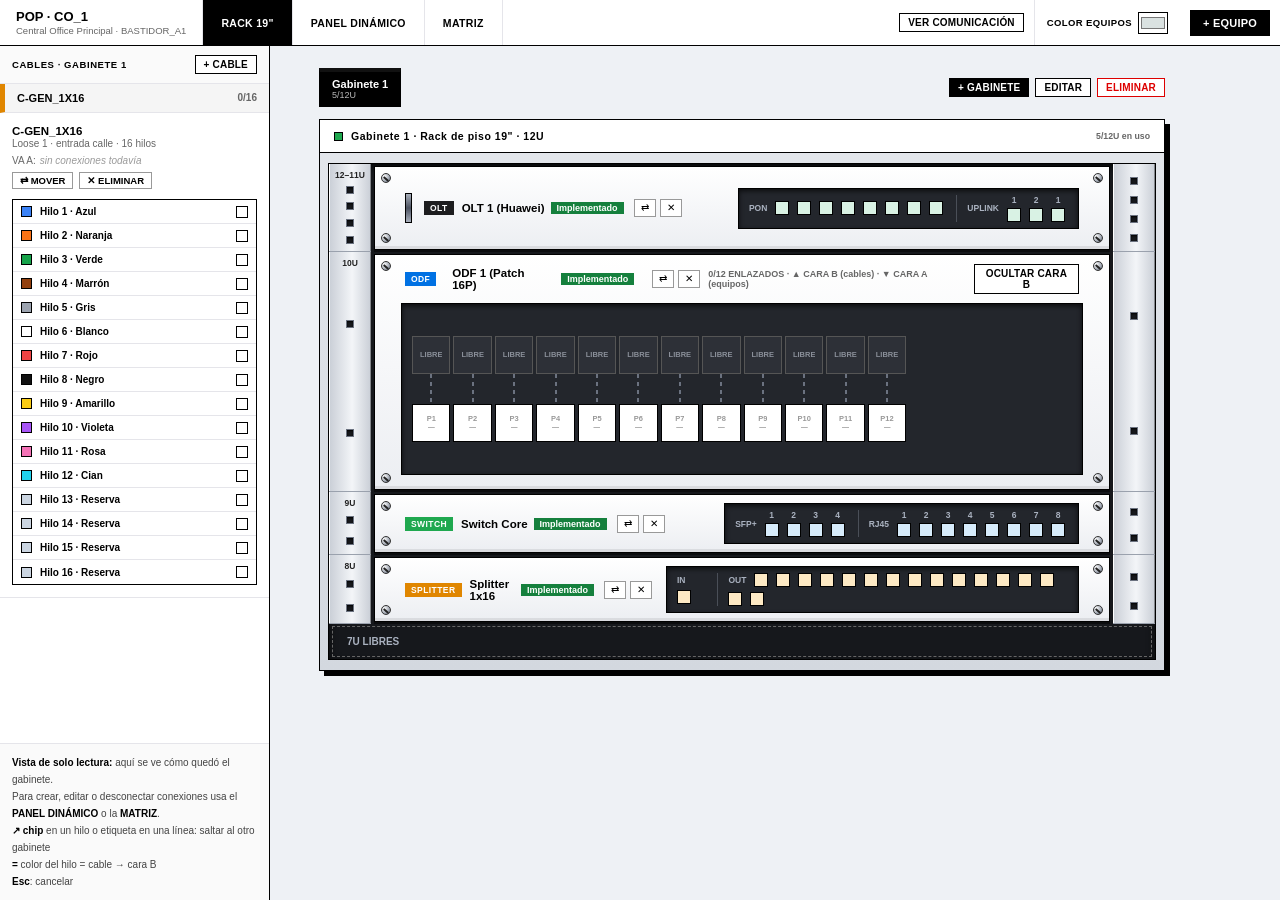
<file: frontend/pop_gestor_v25.html>
<!DOCTYPE html>
<html lang="es">
<head>
<meta charset="UTF-8">
<meta name="viewport" content="width=device-width, initial-scale=1.0">
<title>POP CO_1 — Capa física</title>
<style>
*{box-sizing:border-box;margin:0;padding:0;border-radius:0!important;font-family:-apple-system,BlinkMacSystemFont,"Segoe UI",Helvetica,Arial,sans-serif}
html,body{height:100%}
body{display:flex;flex-direction:column;background:#eef1f5;color:#000;font-size:11px;overflow:hidden}
.hidden{display:none!important}
button,select,input{font-size:11px}

/* ===== barra superior ===== */
.top{height:46px;flex-shrink:0;display:flex;align-items:stretch;background:#fff;border-bottom:1px solid #000;position:relative;z-index:70}
.brand{padding:0 16px;display:flex;flex-direction:column;justify-content:center;border-right:1px solid #E5E5EA}
.brand b{font-size:13px}.brand small{font-size:9.5px;color:#666;margin-top:1px}
.tab{padding:0 18px;display:flex;align-items:center;font-weight:700;font-size:10.5px;letter-spacing:.03em;cursor:pointer;border-right:1px solid #E5E5EA;background:#fff;user-select:none}
.tab:hover{background:#F5F5F5}.tab.on{background:#000;color:#fff}
.spacer{flex:1}
.btn{border:1px solid #000;background:#fff;padding:6px 12px;font-weight:700;cursor:pointer;letter-spacing:.02em}
.btn:hover{background:#f0f0f0}.btn.dark{background:#000;color:#fff}.btn.dark:hover{background:#222}
.btn.sm{padding:3px 8px;font-size:10px}
.top .btn{margin:7px 10px;align-self:center}

/* ===== cuerpo ===== */
.body{flex:1;display:flex;min-height:0}
.side{width:270px;flex-shrink:0;background:#fff;border-right:1px solid #000;display:flex;flex-direction:column;position:relative;z-index:5}
.sh{padding:9px 12px;font-size:9.5px;font-weight:700;letter-spacing:.06em;text-transform:uppercase;background:#FAFAFA;border-bottom:1px solid #E5E5EA}
.side .list{flex:1;overflow:auto}
.cable{padding:12px;border-bottom:1px solid #E5E5EA}
.cable b{display:block;font-size:11.5px}.cable small{color:#666;font-size:10px}
.hilos{margin-top:10px;border:1px solid #000}
.hl{display:flex;align-items:center;gap:8px;height:24px;padding:0 8px;border-bottom:1px solid #E5E5EA;font-size:10px;font-weight:600;cursor:pointer;background:#fff}
.hl:last-child{border-bottom:none}.hl:hover{background:#F5F5F5}
.hl .sw{width:11px;height:11px;border:1px solid #000;flex-shrink:0}
.hl .pp{margin-left:auto;width:12px;height:12px;border:1px solid #000;background:var(--lc,#fff)}
.help{padding:10px 12px;border-top:1px solid #E5E5EA;font-size:10px;color:#444;line-height:1.7;background:#FAFAFA}
.help b{color:#000}
#stage{flex:1;position:relative;overflow:auto;min-width:0}

/* selección */
.sel{outline:2px solid #000!important;outline-offset:2px;position:relative;z-index:30}
.org{outline:2px solid #d00!important;outline-offset:2px;position:relative;z-index:30}

/* ===== RACK (3D minimalista) ===== */
.rackwrap{max-width:900px;margin:0 auto;padding:22px 90px 40px 24px}
.rack{background:linear-gradient(180deg,#e4e7ec,#d3d8df);border:1px solid #000;box-shadow:5px 5px 0 #000;padding-bottom:10px}
.rack-h{display:flex;justify-content:space-between;align-items:center;padding:10px 14px;border-bottom:1px solid #000;background:#fff;font-weight:700;font-size:10.5px;letter-spacing:.05em}
.rack-h b{display:flex;align-items:center;gap:8px}
.led{width:9px;height:9px;background:#1fa84f;border:1px solid #000}
@keyframes blink{50%{opacity:.3}}
.rack-h small{font-weight:600;color:#666;letter-spacing:0}
#rackUnitsList{margin:10px 8px 0;border:1px solid #000;background:#16181c;box-shadow:inset 0 3px 8px rgba(0,0,0,.8)}
.eqp{display:flex;align-items:stretch}
.rail{width:42px;flex-shrink:0;display:flex;flex-direction:column;align-items:center;justify-content:space-between;padding:6px 0;background:linear-gradient(90deg,#c9ced6,#f3f5f8 55%,#c9ced6);box-shadow:inset 1px 0 0 #fff,inset -1px 0 0 rgba(0,0,0,.35);border-bottom:1px solid #9aa1ad}
.rail .u{font-size:8.5px;font-weight:800;color:#222;text-align:center;line-height:1.2}
.rail .hs{display:flex;flex-direction:column;align-items:center;justify-content:space-around;flex:1;margin-top:4px;gap:6px}
.rail i{display:block;width:8px;height:8px;background:#16181c;border:1px solid #6b7280;box-shadow:inset 0 1px 2px #000}
.fp{flex:1;min-width:0;position:relative;margin:2px 3px;border:1px solid #000;display:flex;flex-direction:column;justify-content:center;background:linear-gradient(180deg,#fff 0%,#eceef2 100%);box-shadow:inset 0 1px 0 #fff,inset 0 -3px 0 rgba(0,0,0,.08),0 2px 0 rgba(0,0,0,.5)}
.scr{position:absolute;width:10px;height:10px;border-radius:50%!important;background:radial-gradient(circle at 30% 30%,#fff,#9aa1ad 65%,#4b5160);border:1px solid #333}
.scr::after{content:'';position:absolute;left:1px;right:1px;top:3.5px;height:2px;background:#222;transform:rotate(40deg)}
.scr.tl{left:6px;top:6px}.scr.bl{left:6px;bottom:6px}.scr.tr{right:6px;top:6px}.scr.br{right:6px;bottom:6px}
.eb{display:flex;align-items:center;justify-content:space-between;gap:14px;padding:8px 30px}
.handle{width:7px;height:30px;flex-shrink:0;margin-right:12px;background:linear-gradient(180deg,#a8afbb,#4b5160 50%,#a8afbb);border:1px solid #000}
.tag{display:inline-block;color:#fff;font-size:8.5px;font-weight:700;padding:2px 6px;letter-spacing:.05em;margin-right:8px}
.ename{font-weight:700;font-size:11.5px}
.well{display:flex;gap:10px;align-items:center;background:#23262c;border:1px solid #000;padding:6px 10px;box-shadow:inset 0 2px 5px rgba(0,0,0,.7)}
.pgrp{display:flex;gap:5px;align-items:center}
.pgrp+.pgrp{padding-left:10px;border-left:1px solid #4a4f58}
.pgrp>span{font-size:8.5px;font-weight:700;color:#aab2c0;margin-right:3px}
.pt{width:14px;height:14px;border:1px solid #000;background:var(--pb,#fff);cursor:pointer;display:inline-block;flex-shrink:0}
.pt.linked{background:var(--lc)}
.pt:hover{outline:1px solid #fff;outline-offset:1px}
.free{margin:2px 3px;padding:9px 14px;font-size:10px;font-weight:700;color:#aab2c0;border:1px dashed #666}
/* ODF */
.odf-h{display:flex;align-items:center;gap:8px;padding:9px 30px}
.odf-h .sp{flex:1}
.odf-h .cnt{font-size:9px;font-weight:700;color:#666}
.odf-strip{display:flex;align-items:center;gap:6px;margin:0 30px 10px;padding:8px 10px;background:#23262c;border:1px solid #000;box-shadow:inset 0 2px 5px rgba(0,0,0,.7)}
.odf-strip .lb{font-size:8.5px;font-weight:700;color:#aab2c0;margin-right:6px}
.odf-strip .pn{display:flex;flex-direction:column;align-items:center;gap:2px}
.odf-strip .pn span.n{font-size:7.5px;color:#aab2c0;font-weight:600}
.odfx{margin:0 26px 14px;padding:32px 10px;background:#23262c;border:1px solid #000;box-shadow:inset 0 2px 5px rgba(0,0,0,.7)}
.grid16{display:grid;grid-template-columns:repeat(16,minmax(0,1fr));gap:3px}
.col{display:flex;flex-direction:column;align-items:stretch;min-width:0}
.cell{border:1px solid #000;background:#fff;height:38px;padding:3px 2px;display:flex;flex-direction:column;align-items:center;justify-content:center;cursor:pointer;font-size:7.5px;font-weight:700;text-align:center;min-width:0;overflow:hidden}
.cell:hover{background:#F5F5F5}
.cell .dot{width:8px;height:8px;border:1px solid #000;margin-bottom:2px;flex-shrink:0}
.cell span{max-width:100%;overflow:hidden;text-overflow:ellipsis;white-space:nowrap;line-height:1.15}
.cell .m{color:#666;font-weight:500;font-size:7px}
.cell.free2{color:#8a8f99;border-color:#555;background:#2d3037}
.splice{height:30px;display:flex;justify-content:center;align-items:center}
.splice i{display:block;width:2px;height:100%;background:repeating-linear-gradient(to bottom,#6b7280 0 4px,transparent 4px 8px)}
.splice i.on{background:var(--lc);box-shadow:0 0 0 1px rgba(255,255,255,.55),0 0 8px var(--lc)}

.portnum{display:inline-flex;flex-direction:column;align-items:center;gap:3px;color:#aab2c0;font-size:8px;font-weight:700}.portnum .pt{width:14px;height:14px}
.numtag{display:inline-block;background:#111;color:#fff;padding:1px 4px;margin-right:3px;font-size:9px}
.matrix-tools{display:flex;justify-content:space-between;align-items:center;padding:10px 12px;background:#f7f8fa;border-bottom:1px solid #ddd;font-weight:700}
.route-card{margin:12px;border:1px solid #c7cbd1;background:#fff;box-shadow:3px 3px 0 #d5d9df}
.route-card>header{display:flex;justify-content:space-between;gap:10px;padding:10px 12px;background:#e9eef5;border-bottom:1px solid #c7cbd1}
.route-card>header span{color:#555;font-weight:500}
.route-flow{display:flex;align-items:stretch;gap:6px;flex-wrap:wrap;padding:14px}
.route-node{display:flex;align-items:center;gap:7px;border:1px solid #9ca3af;padding:7px 9px;background:#f9fafb;max-width:260px;overflow-wrap:anywhere;font-weight:600}
.route-node small{display:inline-flex;align-items:center;justify-content:center;background:#2563eb;color:#fff;width:18px;height:18px;flex-shrink:0}
.route-arrow{align-self:center;font-weight:800;color:#64748b}
.route-summary{padding:10px 14px;background:#f8fafc;border-top:1px solid #e5e7eb;line-height:1.6;overflow-wrap:anywhere}
body.no-animations .pk,body.no-animations .is-origin{animation:none!important}
body.no-animations .conn path[filter]{filter:none!important}
body.no-animations .led{animation:none!important;opacity:1}
body.no-animations .splice i.on{box-shadow:none!important}
/* overlay del rack */
.cables-svg{position:fixed;left:0;top:0;width:100vw;height:100vh;pointer-events:none;z-index:60;overflow:visible;clip-path:inset(46px 0 0 0)}
.conn .hit{pointer-events:stroke;cursor:pointer}
.conn:hover .under{stroke:#d00}
@keyframes flow{to{stroke-dashoffset:-20}}
/* paquetes de datos: tres capas a distinta cadencia = flujo denso, milisegundos */
/* el movimiento de los paquetes lo hace JS (requestAnimationFrame): no depende de ajustes del sistema ni se reinicia al redibujar */
.pk1{stroke-dasharray:4 28;stroke-linecap:round}
.pk2{stroke-dasharray:2 16.5;stroke-linecap:round}
.pk3{stroke-dasharray:26 142;stroke-linecap:round}
.conn:hover .core{stroke-width:3.8}
.chip rect{fill:#000;stroke:#fff;stroke-width:1}
.chip.bad rect{fill:#d00}
.chip text{fill:#fff;font:700 9px -apple-system,Segoe UI,Arial,sans-serif;pointer-events:none}
.is-origin{box-shadow:0 0 0 2px var(--eq,#00bfa5),0 0 10px 2px var(--eq,#00bfa5)!important;position:relative;z-index:20}
@keyframes op{50%{box-shadow:0 0 0 2px var(--eq,#00bfa5),0 0 2px 0 var(--eq,#00bfa5)}}
#lineMenuExtra{margin-top:8px;display:flex;flex-direction:column;gap:6px}
#lineMenuExtra label{font-size:9px;font-weight:700;color:#666;letter-spacing:.05em}
#lineMenuExtra input{border:1px solid #000;padding:5px 7px;width:100%}
.eqc{display:flex;align-items:center;gap:6px;padding:0 12px;font-size:9.5px;font-weight:700;letter-spacing:.04em;border-left:1px solid #E5E5EA}
.eqc input{width:30px;height:22px;border:1px solid #000;padding:0;background:#fff;cursor:pointer}
.tg{display:inline-block;font-size:8.5px;font-weight:700;padding:2px 6px;background:var(--eq,#00bfa5);color:#000;border:1px solid #000;letter-spacing:.05em;margin-left:6px}

/* ===== PANEL DINÁMICO ===== */
#dynWrap{position:absolute;inset:0;display:flex;flex-direction:column}
.dbar{flex-shrink:0;display:flex;align-items:center;justify-content:space-between;gap:10px;padding:7px 12px;background:#fff;border-bottom:1px solid #000;font-size:10.5px}
.dbar .r{display:flex;align-items:center;gap:0}
.dbar .r .btn{border-right:none}.dbar .r .btn:last-child{border-right:1px solid #000}
.dbar .zl{border:1px solid #000;border-right:none;padding:6px 10px;font-weight:700;min-width:48px;text-align:center;background:#fff}
#dynScroll{flex:1;overflow:auto;background-color:#eef1f5;background-image:linear-gradient(rgba(0,0,0,.05) 1px,transparent 1px),linear-gradient(90deg,rgba(0,0,0,.05) 1px,transparent 1px);background-size:26px 26px}
#dynSizer{position:relative}
#dynWorld{position:absolute;left:0;top:0;transform-origin:0 0;user-select:none}
.dnode{position:absolute;background:#fff;border:1px solid #000;box-shadow:5px 5px 0 #000}
.dhead{display:flex;align-items:center;gap:8px;padding:7px 10px;background:#000;color:#fff;cursor:grab;border-bottom:1px solid #000}
.dhead:active{cursor:grabbing}
.dhead .dt{width:8px;align-self:stretch;background:var(--nc);flex-shrink:0;margin:-7px 0 -7px -10px;width:6px}
.dhead b{font-size:11px;display:block}.dhead small{font-size:9px;color:#bbb}
.dcols{display:flex;justify-content:space-between;padding:4px 14px;font-size:8px;font-weight:700;letter-spacing:.06em;color:#555;background:#FAFAFA;border-bottom:1px solid #E5E5EA}
.drow{position:relative;height:22px;display:flex;align-items:center;justify-content:space-between;gap:8px;padding:0 16px;font-size:10px;font-weight:600;border-bottom:1px solid #E5E5EA}
.drow:last-child{border-bottom:none}
.drow .sw{width:10px;height:10px;border:1px solid #000;flex-shrink:0}
.drow .lbl{flex:1}.drow .lbl.r{text-align:right}.drow .lbl.c{text-align:center}
.dport{position:absolute;top:50%;width:12px;height:12px;margin-top:-6px;border:1px solid #000;background:#fff;cursor:crosshair;z-index:3}
.dport.left{left:-7px}.dport.right{right:-7px}
.dport.linked{background:var(--pc);cursor:pointer}
.dport:hover{outline:2px solid #000;outline-offset:1px}
.dport.ok{background:#1fa84f;outline:2px solid #1fa84f;outline-offset:2px}
.dport.dim{opacity:.25}
body.linking,body.linking *{cursor:crosshair!important}

/* ===== MATRIZ ===== */
.mx{max-width:980px;margin:0 auto;padding:22px 24px}
.mx .card{background:#fff;border:1px solid #000;box-shadow:5px 5px 0 #000}
.mrow{display:flex;align-items:center;gap:10px;padding:9px 12px;border-bottom:1px solid #E5E5EA;position:relative;padding-left:18px}
.mrow:last-child{border-bottom:none}
.mrow .bar{position:absolute;left:0;top:0;bottom:0;width:6px;border-right:1px solid #000}
.mrow .e{flex:1;font-weight:600}.mrow .e.r{text-align:right}
.mrow .ar{font-weight:700;color:#666}
.empty{padding:40px;text-align:center;color:#777;font-weight:600}

/* ===== menú / toast / modal ===== */
#lineMenu{position:fixed;z-index:90;background:#fff;border:1px solid #000;box-shadow:5px 5px 0 #000;padding:12px;max-width:300px;line-height:1.6}
#lineMenu .k{font-size:9px;font-weight:700;color:#666;letter-spacing:.06em;margin-bottom:4px}
#lineMenu .bts{display:flex;gap:6px;margin-top:10px}
#lineMenu .btn.red:hover{background:#d00;color:#fff;border-color:#d00}
#toast{position:fixed;bottom:20px;left:50%;transform:translateX(-50%);z-index:120;background:#000;color:#fff;padding:9px 14px;font-weight:600;border:1px solid #000;box-shadow:4px 4px 0 #1fa84f;max-width:560px}
#toast.err{box-shadow:4px 4px 0 #d00}
.ov{position:fixed;inset:0;background:rgba(0,0,0,.35);z-index:100;display:flex;align-items:center;justify-content:center}
.modal{background:#fff;border:1px solid #000;box-shadow:5px 5px 0 #000;width:380px;max-width:94vw}
.modal h2{font-size:12px;padding:11px 14px;border-bottom:1px solid #000;display:flex;justify-content:space-between}
.modal .bd{padding:14px;display:flex;flex-direction:column;gap:10px}
.modal label{display:block;font-size:9.5px;font-weight:700;text-transform:uppercase;color:#444;margin-bottom:3px;letter-spacing:.04em}
.modal input,.modal select{width:100%;border:1px solid #000;padding:7px 8px;background:#fff}
.modal .ft{padding:11px 14px;border-top:1px solid #E5E5EA;display:flex;gap:8px;justify-content:flex-end}

/* Matriz completa del gabinete */
.matrix-tools{display:flex;justify-content:space-between;align-items:center;gap:12px;flex-wrap:wrap;padding:12px;background:#f7f8fa;border-bottom:1px solid #ddd}
.matrix-tools>div:first-child,.mx-section-title>div{display:flex;flex-direction:column;gap:3px}
.matrix-tools small,.mx-section-title small{font-size:11px;font-weight:400;color:#64748b}
.mx-actions{display:flex;gap:6px;flex-wrap:wrap}
.mx-help{padding:10px 12px;background:#fffbe8;border-bottom:1px solid #eadfba;color:#64551c;font-size:12px}
.mx-section-title{display:flex;justify-content:space-between;align-items:center;gap:12px;margin:16px 12px 8px;font-size:14px}
.mx-device-grid{display:grid;grid-template-columns:repeat(auto-fit,minmax(min(100%,390px),1fr));gap:12px;padding:0 12px 14px}
.mx-device{min-width:0;border:1px solid #cbd5e1;border-radius:7px;background:#fff;overflow:hidden;box-shadow:0 2px 5px #0f172a0b}
.mx-device-head{display:flex;align-items:center;gap:9px;padding:11px;background:#eef3f9;border-bottom:1px solid #d5dde8}
.mx-type{color:white;font-size:10px;font-weight:800;padding:5px 7px;border-radius:3px;flex-shrink:0}
.mx-device-name{display:flex;flex-direction:column;gap:3px;min-width:0;flex:1}
.mx-device-name b{font-size:13px;overflow-wrap:anywhere}
.mx-device-name small{font-size:10px;color:#64748b}
.mx-count{font-size:10px;white-space:nowrap;color:#334155;background:#fff;border:1px solid #cbd5e1;padding:4px 6px;border-radius:4px}
.mx-device-ports{display:grid;grid-template-columns:1fr}
.mx-device-ports.two-faces{grid-template-columns:repeat(2,minmax(0,1fr))}
.mx-face{min-width:0}
.mx-face+h4,.mx-face h4{font-size:10px;letter-spacing:.04em;padding:8px;margin:0;background:#f8fafc;border-bottom:1px solid #e2e8f0;color:#475569}
.mx-face+.mx-face{border-left:1px solid #e2e8f0}
.mx-port{display:flex;align-items:center;gap:8px;min-width:0;padding:7px 8px;border-bottom:1px solid #edf0f4;min-height:37px}
.mx-port:last-child{border-bottom:0}
.mx-port .pt{flex-shrink:0;width:15px;height:15px;cursor:pointer;border-radius:3px}
.mx-port .pt:hover{outline:2px solid #2563eb;outline-offset:2px}
.mx-port-text{display:flex;flex-direction:column;gap:2px;min-width:0;flex:1}
.mx-port-text b{font-size:11px;font-weight:700;overflow-wrap:anywhere}
.mx-port-text small{font-size:10px;color:#64748b;overflow-wrap:anywhere}
.mx-swatch{width:9px;height:20px;border:1px solid #0002;border-radius:2px;flex-shrink:0}
.mx-status{font-size:8px;font-weight:800;color:#047857;background:#d1fae5;padding:3px 4px;border-radius:3px;flex-shrink:0}
.mx-status.free{color:#64748b;background:#f1f5f9}
.mx-empty{margin:12px;padding:14px;border:1px dashed #94a3b8;border-radius:6px;color:#64748b;font-size:12px}
.route-card{margin:12px;border:1px solid #c7cbd1;background:#fff;box-shadow:3px 3px 0 #d5d9df}
.route-card>header{display:flex;justify-content:space-between;gap:10px;padding:10px 12px;background:#e9eef5;border-bottom:1px solid #c7cbd1}
.route-card>header span{color:#555;font-weight:500}
.route-flow{display:flex;align-items:stretch;gap:6px;flex-wrap:wrap;padding:14px}
.route-node{display:flex;align-items:center;gap:7px;border:1px solid #9ca3af;padding:7px 9px;background:#f9fafb;max-width:260px;overflow-wrap:anywhere;font-weight:600}
.route-node small{display:inline-flex;align-items:center;justify-content:center;background:#2563eb;color:#fff;width:18px;height:18px;flex-shrink:0}
.route-arrow{align-self:center;font-weight:800;color:#64748b}
.route-summary{padding:10px 14px;background:#f8fafc;border-top:1px solid #e5e7eb;line-height:1.6;overflow-wrap:anywhere}
@media(max-width:650px){.mx-device-ports.two-faces{grid-template-columns:1fr}.mx-face+.mx-face{border-left:0;border-top:2px solid #cbd5e1}.mx-count{display:none}.matrix-tools{align-items:flex-start}}


/* Workspace matriz tipo inventario + paneles independientes */
#viewTree{height:100%;min-height:0;overflow:auto;background:#edf1f5}
#viewTree>.card{height:100%;min-height:0;display:flex;flex-direction:column}
#treeViewList{flex:1;min-height:0}
.mx-workspace{display:grid;grid-template-columns:300px minmax(0,1fr) 340px;min-height:620px;align-items:start}
.mx-inventory{background:#f8fafc;border-right:1px solid #cbd5e1;min-width:0}
.mx-inv-heading{padding:13px 12px 9px;background:#e6edf5;border-bottom:1px solid #cbd5e1;display:flex;flex-direction:column;gap:4px}
.mx-inv-heading b{font-size:11px;letter-spacing:.04em;color:#334155}
.mx-inv-heading small{font-size:10px;color:#64748b}
.rack-heading{margin-top:8px;background:#dbeafe}
.mx-inventory-item{display:flex;align-items:center;gap:8px;width:100%;padding:10px 9px;text-align:left;border:0;border-bottom:1px solid #e2e8f0;background:#fff;cursor:pointer;color:#1e293b}
.mx-inventory-item:hover{background:#eff6ff}
.mx-inv-type{display:inline-flex;align-items:center;justify-content:center;min-width:31px;max-width:45px;padding:4px 5px;color:#fff;border-radius:3px;font-size:9px;font-weight:800;overflow:hidden}
.mx-inv-name{font-size:11px;line-height:1.35;flex:1;overflow-wrap:anywhere}
.mx-inv-count{display:inline-flex;align-items:center;justify-content:center;min-width:20px;height:20px;border-radius:10px;background:#e2e8f0;color:#334155;font-size:10px}
.mx-inv-arrow{font-size:21px;color:#64748b;line-height:1}
.mx-inv-footer{padding:12px;font-size:10px;line-height:1.5;color:#64748b}
.mx-workarea{min-width:0;padding:0 12px 20px}
.mx-workarea-head{display:flex;justify-content:space-between;align-items:center;gap:12px;padding:13px 2px;border-bottom:1px solid #d5dde8;margin-bottom:10px}
.mx-workarea-head>div{display:flex;flex-direction:column;gap:4px}
.mx-workarea-head b{font-size:14px}
.mx-workarea-head small{font-size:11px;color:#64748b}
.mx-live-status{white-space:nowrap;font-size:10px;color:#475569;background:#fff;border:1px solid #cbd5e1;border-radius:15px;padding:5px 8px}
.mx-live-status i{display:inline-block;width:6px;height:6px;border-radius:50%;background:#16a34a;margin-right:4px}
.mx-panels{display:flex;flex-direction:column;gap:8px}
.mx-accordion{background:#fff;border:1px solid #cbd5e1;border-radius:5px;overflow:hidden;box-shadow:0 1px 2px #0f172a0b;scroll-margin-top:8px}
.mx-accordion-head{display:flex;align-items:center;gap:9px;width:100%;border:0;border-bottom:1px solid transparent;text-align:left;background:#5d9ed8;color:white;padding:10px 11px;cursor:pointer;min-height:45px}
.mx-accordion-head:hover{background:#4c91cf}
.mx-accordion-head.open{border-bottom-color:#cbd5e1}
.mx-acc-type{font-size:9px;font-weight:800;color:#fff;background:#475569;border-radius:3px;padding:5px 6px;min-width:36px;text-align:center}
.mx-acc-title{display:flex;flex-direction:column;gap:3px;flex:1;min-width:0}
.mx-acc-title b{font-size:12px;overflow-wrap:anywhere}
.mx-acc-title small{font-size:10px;opacity:.9;font-weight:400}
.mx-acc-count{font-size:10px;white-space:nowrap;background:#ffffff24;border:1px solid #ffffff40;border-radius:3px;padding:4px 6px}
.mx-acc-chevron{display:inline-flex;align-items:center;justify-content:center;width:20px;height:20px;font-size:19px;font-weight:400;flex-shrink:0}
.mx-accordion-body.collapsed{display:none}
.mx-accordion-body .mx-device-ports{grid-template-columns:1fr}
.mx-accordion-body .mx-device-ports.two-faces{grid-template-columns:repeat(2,minmax(0,1fr))}
.mx-accordion-body .mx-face h4{position:sticky;top:0;z-index:1}
.mx-accordion-body .mx-port{padding:8px 10px;min-height:39px}
.mx-accordion-body .mx-port-text b{font-size:11px}
.mx-accordion-body .mx-port-text small{font-size:10px}
.mx-workarea .mx-section-title{margin:18px 0 8px}
.mx-workarea .route-card{margin:8px 0}
@media(max-width:1350px){.mx-workspace{grid-template-columns:270px minmax(0,1fr) 290px}}
@media(max-width:1100px){.mx-workspace{grid-template-columns:240px minmax(0,1fr)}.mx-trace-panel{grid-column:1/-1;position:relative!important;top:auto!important;max-height:420px!important;margin:0 8px 12px}}
@media(max-width:900px){.mx-workspace{grid-template-columns:220px minmax(0,1fr)}.mx-workarea{padding-left:8px;padding-right:8px}.mx-acc-count{display:none}}
@media(max-width:650px){.mx-workspace{grid-template-columns:1fr}.mx-inventory{border-right:0;border-bottom:2px solid #cbd5e1}.mx-inventory-item{padding:8px}.mx-inv-footer{display:none}.mx-accordion-body .mx-device-ports.two-faces{grid-template-columns:1fr}.mx-accordion-body .mx-face+.mx-face{border-left:0;border-top:2px solid #cbd5e1}.mx-workarea-head{align-items:flex-start}.mx-acc-title small{font-size:9px}}


/* Ergonomía de matriz: búsqueda, filtros, selección guiada y acciones masivas */
.mx-toolbar{display:flex;align-items:center;gap:8px;flex-wrap:wrap;padding:10px 12px;background:#fff;border-bottom:1px solid #d7dee8}
.mx-search{display:flex;align-items:center;gap:6px;flex:1 1 240px;min-width:180px;max-width:440px;border:1px solid #cbd5e1;border-radius:6px;background:#f8fafc;padding:0 7px;color:#64748b}
.mx-search>span{font-size:20px;line-height:1}
.mx-search input{width:100%;min-width:0;border:0;outline:0;background:transparent;padding:9px 2px;color:#0f172a;font-size:12px}
.mx-search button{border:0;background:transparent;color:#64748b;font-size:19px;cursor:pointer;padding:2px 5px}
.mx-filter-group{display:flex;gap:3px;flex-wrap:wrap;background:#eef2f7;border-radius:6px;padding:3px}
.mx-filter-group button{border:0;border-radius:4px;padding:6px 8px;background:transparent;color:#475569;font-size:10px;cursor:pointer}
.mx-filter-group button.active{background:#fff;color:#1d4ed8;box-shadow:0 1px 3px #0f172a1c;font-weight:700}
.mx-bulk-actions{display:flex;gap:5px;margin-left:auto}
.mx-connect-prompt{display:flex;align-items:center;gap:10px;margin:0 0 10px;padding:11px 12px;border:1px solid #bfdbfe;border-radius:6px;background:#eff6ff;color:#1e3a8a}
.mx-connect-prompt.selected{background:#fff7ed;border-color:#fdba74;color:#9a3412}
.mx-connect-prompt.origin{background:#f0fdf4;border-color:#86efac;color:#166534}
.mx-prompt-icon{display:flex;align-items:center;justify-content:center;width:28px;height:28px;flex-shrink:0;border-radius:50%;background:#dbeafe;font-weight:800}
.mx-connect-prompt.selected .mx-prompt-icon{background:#ffedd5}
.mx-connect-prompt.origin .mx-prompt-icon{background:#dcfce7}
.mx-connect-prompt>div{display:flex;flex-direction:column;gap:3px;flex:1;min-width:0}
.mx-connect-prompt b{font-size:11px}
.mx-connect-prompt small{font-size:10px;line-height:1.45;overflow-wrap:anywhere}
.mx-connect-prompt .btn{flex-shrink:0}
.mx-inventory-item[style*="display: none"],.mx-accordion[style*="display: none"]{display:none!important}
.mx-accordion-head:focus-visible,.mx-inventory-item:focus-visible,.mx-filter-group button:focus-visible,.mx-search input:focus-visible{outline:2px solid #2563eb;outline-offset:-2px}
.mx-accordion .mx-port.sel{outline:2px solid #f59e0b;outline-offset:-2px;background:#fffbeb}
.mx-accordion .mx-port.org{outline:2px solid #16a34a;outline-offset:-2px;background:#f0fdf4}
@media(max-width:1050px){.mx-toolbar{align-items:stretch}.mx-search{max-width:none;flex-basis:100%}.mx-bulk-actions{margin-left:0}}
@media(max-width:650px){.mx-filter-group{flex:1}.mx-filter-group button{flex:1}.mx-bulk-actions{width:100%}.mx-bulk-actions button{flex:1}.mx-connect-prompt{align-items:flex-start;flex-wrap:wrap}.mx-connect-prompt>div{min-width:calc(100% - 50px)}.mx-connect-prompt .btn{margin-left:38px}}


/* Trazabilidad fija a la derecha: flujo de enlaces en tiempo real */
.mx-workarea{min-width:0;padding:0 12px 20px}
.mx-work-split{display:grid;grid-template-columns:minmax(0,1fr) minmax(280px,350px);gap:12px;align-items:start}
.mx-panel-column{min-width:0}
.mx-trace-panel{min-width:0;background:#fff;border:1px solid #cbd5e1;border-radius:7px;box-shadow:0 2px 8px #0f172a0b;position:sticky;top:8px;max-height:calc(100vh - 145px);display:flex;flex-direction:column;overflow:hidden}
.mx-trace-header{display:flex;align-items:center;justify-content:space-between;gap:8px;padding:13px 12px;background:#172f4d;color:#fff}
.mx-trace-title{display:flex;align-items:center;gap:9px;min-width:0}
.mx-trace-title>div{display:flex;flex-direction:column;gap:4px;min-width:0}
.mx-trace-title b{font-size:11px;letter-spacing:.035em}
.mx-trace-title small{font-size:10px;color:#cbd5e1}
.mx-trace-live-dot{width:9px;height:9px;border-radius:50%;background:#4ade80;box-shadow:0 0 0 3px #4ade8025;flex-shrink:0}
.mx-trace-total{display:flex;align-items:center;justify-content:center;min-width:28px;height:28px;border-radius:50%;background:#ffffff20;border:1px solid #ffffff40;font-size:12px;font-weight:800}
.mx-trace-legend{display:flex;gap:10px;flex-wrap:wrap;padding:9px 12px;background:#f8fafc;border-bottom:1px solid #e2e8f0}
.mx-trace-legend span{display:flex;align-items:center;gap:5px;font-size:9px;color:#475569}
.mx-trace-legend i{width:8px;height:8px;border-radius:50%;display:inline-block}
.mx-legend-origin{background:#2563eb}.mx-legend-link{background:#64748b}.mx-legend-dest{background:#16a34a}
.mx-trace-list{overflow:auto;min-height:180px;padding:12px 10px;overscroll-behavior:contain}
.mx-trace-event{display:grid;grid-template-columns:25px minmax(0,1fr);gap:7px;position:relative}
.mx-trace-step{display:flex;flex-direction:column;align-items:center;gap:0}
.mx-trace-step span{display:flex;align-items:center;justify-content:center;width:22px;height:22px;background:#e2e8f0;color:#334155;border-radius:50%;font-size:10px;font-weight:800;z-index:1}
.mx-trace-step i{width:2px;flex:1;min-height:12px;background:#cbd5e1}
.mx-trace-event:last-child .mx-trace-step i{display:none}
.mx-trace-content{min-width:0;border:1px solid #dbe2ea;border-radius:5px;margin-bottom:10px;overflow:hidden}
.mx-trace-event-head{display:flex;justify-content:space-between;gap:5px;align-items:center;padding:7px 8px;background:#f1f5f9;border-bottom:1px solid #e2e8f0}
.mx-trace-event-head b{font-size:10px;color:#1e293b}
.mx-trace-event-head small{font-size:8px;color:#64748b;font-weight:800}
.mx-trace-endpoint{display:flex;align-items:flex-start;gap:7px;padding:8px;font-size:10px;line-height:1.45;overflow-wrap:anywhere;color:#334155}
.mx-trace-dot{width:8px;height:8px;border-radius:50%;background:#2563eb;flex-shrink:0;margin-top:3px}
.mx-trace-dot.target{background:#16a34a}
.mx-trace-linkline{height:13px;border-left:2px dashed #94a3b8;margin-left:11px}
.mx-trace-route{border-top:1px solid #e2e8f0;background:#f8fafc}
.mx-trace-route summary{padding:7px 8px;font-size:9px;font-weight:700;color:#2563eb;cursor:pointer}
.mx-trace-route>div{padding:0 8px 8px}
.mx-trace-route-step{display:flex;align-items:flex-start;gap:6px;padding:5px 0;border-top:1px dashed #dbe2ea;font-size:9px;line-height:1.4;overflow-wrap:anywhere}
.mx-trace-route-step span{display:inline-flex;align-items:center;justify-content:center;width:16px;height:16px;flex-shrink:0;background:#dbeafe;color:#1d4ed8;border-radius:50%;font-size:8px;font-weight:800}
.mx-trace-empty{display:flex;align-items:center;flex-direction:column;text-align:center;gap:8px;padding:24px 10px;color:#64748b}
.mx-trace-empty-icon{display:flex;align-items:center;justify-content:center;width:42px;height:42px;border:1px dashed #94a3b8;border-radius:50%;font-size:23px;color:#2563eb}
.mx-trace-empty b{font-size:12px;color:#334155}
.mx-trace-empty p{font-size:10px;line-height:1.6;margin:0;max-width:230px}
.mx-trace-footer{display:flex;align-items:center;justify-content:space-between;gap:8px;padding:9px 10px;background:#f8fafc;border-top:1px solid #e2e8f0;font-size:9px;color:#64748b}
@media(max-width:1350px){.mx-work-split{grid-template-columns:minmax(0,1fr) minmax(245px,290px)}}
@media(max-width:1050px){.mx-work-split{grid-template-columns:1fr}.mx-trace-panel{position:relative;top:auto;max-height:420px}.mx-trace-list{max-height:310px}.mx-workarea{padding-left:8px;padding-right:8px}}
@media(max-width:650px){.mx-trace-footer{align-items:flex-start;flex-direction:column}.mx-trace-header{padding:10px}.mx-trace-title b{font-size:10px}}


/* ===== v15: 3 columnas (cables | trabajo | trazabilidad) ===== */
#viewTree.mx{max-width:none;width:100%;margin:0;padding:12px 14px}
.mx-device-grid{grid-template-columns:1fr}
.mx-accordion-body .mx-device-ports.two-faces{grid-template-columns:repeat(2,minmax(0,1fr))}
.mx-inventory{position:sticky;top:0;max-height:calc(100vh - 150px);overflow:auto;align-self:start;padding-bottom:6px}
.mx-inventory .mx-accordion{border-radius:0;border-left:0;border-right:0;box-shadow:none;margin:0}
.mx-inventory .mx-accordion-body .mx-device-ports{max-height:360px;overflow:auto}
.mx-inventory .mx-inv-footer{display:block}
.mx-trace-panel{position:sticky;top:8px;align-self:start;margin:8px 8px 8px 0}
.mx-trace-list{flex:1}
.mx-trace-event.fresh .mx-trace-content{animation:trFresh 1.6s ease-out}
@keyframes trFresh{0%{background:#fef9c3;box-shadow:0 0 0 2px #facc15}100%{background:#fff;box-shadow:none}}
.mx-trace-event.del .mx-trace-step span{background:#fecaca;color:#991b1b}
.mx-trace-event.add .mx-trace-step span{background:#bbf7d0;color:#166534}
.mx-trace-kind{font-size:8px;font-weight:800;padding:2px 5px;letter-spacing:.05em}
.mx-trace-kind.add{background:#dcfce7;color:#166534}.mx-trace-kind.del{background:#fee2e2;color:#991b1b}
.mx-trace-tag{font-size:8px;font-weight:800;background:#2563eb;color:#fff;padding:1px 5px;margin-left:5px}
.mx-trace-event.del .mx-trace-content{opacity:.75}
.mx-trace-clear{border:1px solid #cbd5e1;background:#fff;font-size:9px;padding:4px 8px;cursor:pointer}

/* ===== v16: modo edición de cadena ===== */
#editBar{flex-shrink:0;position:relative;z-index:80;background:#fffbe6;border-bottom:1px solid #000;padding:7px 14px;display:flex;flex-direction:column;gap:5px}
#editBar .eb-row{display:flex;align-items:center;gap:14px;flex-wrap:wrap;font-size:11px}
#editBar .sp{flex:1}
#editBar small{color:#555;font-size:10px}
#editBar .eb-dot{width:9px;height:9px;background:#dc2626;animation:ebp 1s infinite}
@keyframes ebp{50%{opacity:.25}}
#editBar .eb-chip{background:#000;color:#fff;font-size:9px;font-weight:800;padding:3px 7px;letter-spacing:.05em}
.btn.red{background:#fff;color:#d00;border-color:#d00}.btn.red:hover{background:#fee2e2}
body.editing .tgt-no{opacity:.3;filter:grayscale(.7)}
.tgt-ok{outline:2px solid #16a34a!important;outline-offset:1px;box-shadow:0 0 0 4px #16a34a33;position:relative;z-index:25;cursor:pointer}
.tgt-tail{outline:2px dashed #2563eb!important;outline-offset:2px;position:relative;z-index:26;cursor:pointer;box-shadow:0 0 0 4px #2563eb2b}
.tgt-cur{outline:3px solid #2563eb!important;outline-offset:2px;position:relative;z-index:27;animation:curp 1s ease-in-out infinite}
@keyframes curp{50%{box-shadow:0 0 0 6px #2563eb55}}
label.sg{display:flex;gap:9px;align-items:flex-start;border:1px solid #000;padding:9px;cursor:pointer}
label.sg:hover{background:#f5f5f5}
.mx-trace-event.chain .mx-trace-content{border-color:#16a34a}

/* ===== v17: trazabilidad viva ===== */
#editBar .eb-strip{display:flex;align-items:center;gap:5px;overflow-x:auto;padding:2px 0 4px;white-space:nowrap}
.eb-n{display:inline-flex;flex-direction:column;border:1px solid #000;background:#fff;padding:2px 7px;font-size:10px}
.eb-n i{font-style:normal;font-size:9px;color:#166534;font-weight:700}
.eb-n.st-low i,.eb-n.st-high i{color:#b91c1c}
.eb-n.origen{background:#000;color:#fff}.eb-n.origen i{color:#9be6b2}
.eb-n.calle{border-style:dashed;background:#fff7e6}
.eb-ar{color:#666;font-size:11px}
.eb-ext{display:flex;align-items:center;gap:8px;flex-wrap:wrap;font-size:11px;background:#fff7e6;border:1px dashed #d97706;padding:6px 8px;width:100%}
.eb-ext input,.eb-ext select{border:1px solid #000;padding:4px 6px;background:#fff}
.eb-final{background:#e8f8ee;border:1px solid #16a34a;padding:6px 10px;font-size:11px;width:100%}
.btn.pulse{animation:fpulse 1s ease-in-out infinite}
@keyframes fpulse{50%{box-shadow:0 0 0 4px #16a34a66}}
.mx-trace-kind.live{background:#fee2e2;color:#b91c1c}
.mx-trace-event.live .mx-trace-content{border-color:#dc2626;box-shadow:0 0 0 2px #dc262622}
.mx-trace-event.live .mx-trace-step span{background:#fecaca;color:#991b1b}
.tnl{padding:4px 0}
.tn{display:grid;grid-template-columns:18px 10px minmax(0,1fr) auto;gap:6px;align-items:center;padding:5px 8px;border-top:1px dashed #e2e8f0;font-size:10px}
.tn:first-child{border-top:0}
.tn-i{font-size:8px;font-weight:800;color:#64748b}
.tn-d{width:9px;height:9px;border:1px solid #111;background:#cbd5e1}
.tn.origen .tn-d{background:#111}.tn.calle .tn-d{background:#d97706;border-color:#d97706}
.tn-t{display:flex;flex-direction:column;min-width:0;overflow-wrap:anywhere}.tn-t small{font-size:8.5px;color:#64748b}
.tn-p{font-weight:800;color:#166534;white-space:nowrap}
.tn.st-low .tn-p,.tn.st-high .tn-p{color:#b91c1c}
.tn-foot{padding:7px 8px;font-size:9.5px;background:#fef2f2;border-top:1px solid #fecaca;color:#991b1b;font-weight:700}
.tn-foot.end{background:#f1f5f9;border-color:#e2e8f0;color:#334155}

/* ===== v18: línea de metro + panel flotante ===== */
.metro{padding:10px 12px 8px 36px;position:relative}
.mrow{position:relative;display:flex;align-items:center;gap:8px;padding:6px 0}
.mrow::before{content:"";position:absolute;left:-20px;top:-50%;bottom:50%;width:3px;background:#000}
.mrow:first-child::before{display:none}
.mrow .c{position:absolute;left:-29px;width:17px;height:17px;border:3px solid #000;background:#fff;z-index:1}
.mrow.origen .c{background:#000}
.mrow.calle .c{border-color:#d97706;background:#fff7e6}.mrow.calle::before{background:#d97706}
.mrow .lb{flex:1;min-width:0;font-size:11px;font-weight:700;overflow-wrap:anywhere}
.mrow .lb small{display:block;font-weight:400;color:#666;font-size:9px;margin-top:1px}
.mrow .mp{font-weight:800;font-size:11px;color:#166534;white-space:nowrap}
.mrow.st-low .mp,.mrow.st-high .mp{color:#b91c1c}
.mrow.new{animation:mslide .35s ease-out}
@keyframes mslide{from{transform:translateY(-8px);opacity:0}to{transform:none;opacity:1}}
#traceDock{position:fixed;right:12px;top:150px;width:300px;max-height:calc(100vh - 190px);overflow:auto;z-index:240;background:#fff;border:1px solid #000;box-shadow:5px 5px 0 #000}
#traceDock .dk-h{display:flex;align-items:center;gap:8px;padding:8px 10px;background:#fffbe6;border-bottom:1px solid #000;font-size:10.5px;position:sticky;top:0;z-index:2}
#traceDock .sp{flex:1}
#traceDock .eb-dot{width:8px;height:8px;background:#dc2626}

/* ===== v19: gabinetes y cables ===== */
.rackwrap{max-width:960px}
#cabBar{display:flex;align-items:center;gap:10px;flex-wrap:wrap;margin-bottom:12px}
.cabtabs{display:flex;gap:6px;flex-wrap:wrap;flex:1}
.cabtab{border:1px solid #000;background:#fff;padding:6px 12px;cursor:pointer;font-size:11px;display:flex;flex-direction:column;align-items:flex-start;border-top:4px solid var(--cc,#000)}
.cabtab i{font-style:normal;font-size:9px;color:#666}.cabtab i.over,.over{color:#dc2626;font-weight:800}
.cabtab.on{background:#000;color:#fff}.cabtab.on i{color:#bbb}
.cabact{display:flex;gap:6px}
.eqp.over{outline:2px solid #dc2626;outline-offset:-2px}
.eqp.over .rail .u{color:#dc2626;font-weight:800}
.eqact{margin-left:10px;display:inline-flex;gap:4px}
.eqact button{border:1px solid #999;background:#fff;font-size:10px;padding:0 6px;cursor:pointer;line-height:16px}
.eqact button:hover{background:#000;color:#fff}
.sh{display:flex;align-items:center;justify-content:space-between;gap:8px}
.ctabs{display:flex;flex-direction:column}
.ctab{border:0;border-bottom:1px solid #E5E5EA;background:#fff;text-align:left;padding:8px 12px;cursor:pointer;font-size:11px;font-weight:700;display:flex;justify-content:space-between;gap:8px;border-left:5px solid transparent}
.ctab i{font-style:normal;font-weight:600;color:#666;font-size:10px}
.ctab.on{background:#f5f5f5;border-left-color:#e08600}
.cdest{margin-top:6px;font-size:10px;display:flex;flex-wrap:wrap;gap:4px;align-items:center}
.cdest em{color:#999}
.dchip{border:1px solid #000;background:#fff;padding:1px 6px;font-size:9.5px;font-weight:700}
.cact{display:flex;gap:6px;margin-top:6px}
.cact button{border:1px solid #999;background:#fff;font-size:9.5px;padding:2px 7px;cursor:pointer;font-weight:700}
.cact button:hover{background:#000;color:#fff}
.xtag{pointer-events:all;cursor:pointer}
.xtag rect{fill:#fff;stroke:#000;stroke-width:1}.xtag text{font-size:9px;font-weight:700;fill:#000}
.xtag:hover rect{fill:#fffbe6}
.dcabs{display:flex;gap:5px;margin-left:12px}
.dcab{border:1px solid #000;background:#fff;padding:3px 8px;font-size:10px;font-weight:700;cursor:pointer;border-top:4px solid var(--cc,#000)}
.dcab.on{background:#000;color:#fff}
.mx-cab{border-left:5px solid var(--cc,#000);margin:6px 0 0}
.mx-cab.active{background:#eff6ff}
.mx-cab-h{display:flex;align-items:center;gap:8px;width:100%;border:0;border-bottom:1px solid #cbd5e1;background:#e6edf5;padding:9px 10px;cursor:pointer;text-align:left}
.mx-cab-h b{font-size:11.5px}.mx-cab-h small{flex:1;font-size:9.5px;color:#64748b}
.mx-cab-title{margin:14px 0 8px;padding:7px 10px;background:#fff;border:1px solid #cbd5e1;border-left:6px solid var(--cc,#000);font-size:11px}
.mx-eq-actions{display:flex;align-items:center;gap:8px;padding:8px 10px;background:#f8fafc;border-bottom:1px solid #e2e8f0;font-size:10px;flex-wrap:wrap}
.mx-eq-actions span{flex:1;color:#64748b;font-weight:700}
.mx-eq-actions button{border:1px solid #94a3b8;background:#fff;font-size:9.5px;padding:3px 8px;cursor:pointer;font-weight:700}
.mx-eq-actions button:hover{background:#000;color:#fff}
.mx-inv-heading{flex-direction:row!important;align-items:center;justify-content:space-between}
.mx-inv-heading>div{display:flex;flex-direction:column;gap:4px}

/* ===== v20 ===== */
.hl{height:auto;min-height:24px;padding:3px 8px}
.hl .hlt{display:flex;flex-direction:column;gap:2px;min-width:0;flex:1}
.hchip{font-style:normal;font-size:9px;font-weight:700;border:1px solid #64748b;background:#f1f5f9;color:#334155;padding:0 5px;width:fit-content;max-width:100%;overflow:hidden;text-overflow:ellipsis;white-space:nowrap;cursor:pointer}
.hchip.x{border-color:#d97706;background:#fff7e6;color:#92400e}
.hchip:hover{background:#000;color:#fff;border-color:#000}
.conn.xc .xglow{filter:blur(3px)}
.mx-cabsec{margin:0 0 10px;border:1px solid #cbd5e1;border-left:6px solid var(--cc,#000);background:#fff}
button.mx-cab-title{display:flex;align-items:center;gap:10px;width:100%;margin:0;border:0;background:#f8fafc;padding:10px 12px;cursor:pointer;text-align:left;font-size:12px}
button.mx-cab-title:hover{background:#eef2f7}
.mx-cab-title .car{width:12px}.mx-cab-title small{color:#64748b;font-size:10px}.mx-cab-title .sp{flex:1}.mx-cab-title em{font-style:normal;font-size:10px;color:#64748b}
.mx-cabbody{padding:8px 10px;border-top:1px solid #e2e8f0}
.crumbs{display:flex;flex-wrap:wrap;align-items:center;gap:4px;padding:7px 8px;margin-bottom:6px;background:#f8fafc;border:1px solid #e2e8f0;font-size:10px}
.crumbs i{font-style:normal;color:#94a3b8}
.crumbs .cr{border-left:4px solid var(--cc,#94a3b8);background:#fff;border-top:1px solid #cbd5e1;border-right:1px solid #cbd5e1;border-bottom:1px solid #cbd5e1;padding:1px 6px;font-weight:700}
.crumbs .cr.calle{border-left-color:#d97706;background:#fff7e6}.crumbs .cr.cable{background:#fffbe6}
.pwr-row{display:grid;grid-template-columns:70px 1fr 90px 30px;align-items:center;gap:8px;font-size:11px;padding:3px 0;border-bottom:1px solid #eee}
.pwr-row span{color:#64748b;font-size:10px}.pwr-row input{border:1px solid #000;padding:4px 6px;text-align:right}.pwr-row i{font-style:normal;color:#64748b}
.mx-acc-actions{display:flex;gap:4px}
.mx-acc-actions button{border:1px solid rgba(255,255,255,.8);background:rgba(255,255,255,.18);color:#fff;font-size:12px;font-weight:700;min-width:28px;height:26px;cursor:pointer;line-height:1}
.mx-acc-actions button:hover{background:#fff;color:#1e3a5f}
#viewRack .pt,#viewRack .cell,#leftPanel .hl{cursor:default}

.dacts{display:flex;gap:3px;flex-shrink:0}
.dacts button{border:1px solid #888;background:#222;color:#fff;font-size:11px;min-width:22px;height:20px;cursor:pointer;line-height:1;padding:0 4px}
.dacts button:hover{background:#fff;color:#000}
.dbar .tb{display:flex;align-items:center;justify-content:center;padding:4px 9px}
.dbar .tb.on{background:#f59e0b;color:#000}
#dynSvg.dimmed .conn:not(.lit){opacity:.2}
#dynSvg .tl,#dynSvg .tg{pointer-events:none}
.conn.lit .under{stroke:#111}
#hoverTrace{position:fixed;z-index:300;width:300px;max-height:70vh;overflow:auto;background:#fff;border:1px solid #000;box-shadow:5px 5px 0 #000;pointer-events:none}
#hoverTrace .ht-h{display:flex;align-items:center;gap:8px;background:#0f1f3a;color:#fff;padding:8px 10px;font-size:10.5px}
#hoverTrace .ht-h span{background:#fff;color:#000;font-size:9px;font-weight:800;padding:2px 6px}
#hoverTrace .ht-msg{padding:9px 12px;font-size:11px;font-weight:700}
#hoverTrace .metro,#hoverTrace .crumbs{margin:6px}

.tlit.pt,.tlit.cell,.tlit.dport{outline:3px solid #f59e0b!important;outline-offset:1px;box-shadow:0 0 8px 2px #f59e0b}
.hl.tlit{background:#fff3d6!important}
.mx-port.tlit{background:#fff3d6;box-shadow:inset 4px 0 0 #f59e0b}
.mx-accordion.tlit{outline:3px solid #f59e0b;outline-offset:-1px;box-shadow:0 0 12px #f59e0b88}
.mx-trace-event.tlit{background:#fff3d6;outline:2px solid #f59e0b}
.ctab.tlit{border-left-color:#f59e0b;background:#fff3d6}
.cabtab.tlit{box-shadow:0 0 0 2px #f59e0b,0 0 10px #f59e0b}
body.torchlock .conn:not(.lit){opacity:.25}
.conn .tl,.conn .tg{pointer-events:none}
#torchWin{position:fixed;right:14px;bottom:14px;width:290px;z-index:260;background:#fff;border:1px solid #000;border-top:4px solid #f59e0b;box-shadow:5px 5px 0 #000;font-size:11px}
#torchWin .tw-h{display:flex;align-items:center;gap:8px;padding:7px 9px;background:#111;color:#fff}
#torchWin .tw-h b{flex:1;font-size:10px;letter-spacing:.04em}
#torchWin .tw-h button{border:1px solid #fff;background:#f59e0b;color:#000;font-weight:800;font-size:9.5px;padding:3px 8px;cursor:pointer}
#torchWin .tw-ic svg{background:#fff;padding:1px}
#torchWin .tw-b{padding:8px 10px;display:flex;flex-direction:column;gap:3px}
#torchWin .tw-b small{color:#64748b;font-size:9px;text-transform:uppercase;letter-spacing:.05em}
#torchWin .tw-b b{font-size:11px;word-break:break-word}#torchWin .tw-b em{font-style:normal;color:#555;font-size:10px}

.eqtag{margin-left:8px;background:#e2e8f0;color:#334155;font-size:9px;font-weight:800;padding:1px 6px;border:1px solid #94a3b8}
.est{margin-left:6px;font-size:9px;font-weight:800;padding:1px 6px;color:#fff}
.est.e-Implementado{background:#15803d}.est.e-Enproyecto{background:#b45309}.est.e-Certificado{background:#1d4ed8}
.dirbadge{display:inline-block;font-size:10px;font-weight:800;padding:2px 8px;margin:6px 8px 0;color:#fff}
.dirbadge.pon{background:#0f766e}.dirbadge.dat{background:#1d4ed8}
#torchWin .dirbadge{margin:4px 0 0;width:fit-content}
#commLegend{position:fixed;left:14px;bottom:14px;width:340px;max-height:34vh;overflow:auto;z-index:255;background:#fff;border:1px solid #000;box-shadow:5px 5px 0 #000;font-size:10.5px}
#commLegend .cl-h{background:#111;color:#fff;padding:6px 9px;font-size:9.5px;font-weight:800;letter-spacing:.04em;position:sticky;top:0}
#commLegend .cl-r{display:flex;align-items:center;gap:6px;padding:4px 8px;border-bottom:1px solid #eee}
#commLegend .dirbadge{margin:0;flex-shrink:0}.cl-t{min-width:0;overflow:hidden;text-overflow:ellipsis;white-space:nowrap}
.ed-sec{display:flex;flex-direction:column;gap:8px;border-top:1px solid #ddd;padding-top:10px}
.pgrp{flex-wrap:wrap}
#dynScroll{cursor:grab}body.panning #dynScroll{cursor:grabbing}body.panning *{user-select:none}
#dynScroll .dnode,#dynScroll .dport{cursor:default}
</style>
</head>
<body>

<svg class="cables-svg" id="cablesOverlay"><defs><filter id="glow" x="-20%" y="-20%" width="140%" height="140%"><feGaussianBlur stdDeviation="3" result="blur"/><feComposite in="SourceGraphic" in2="blur" operator="over"/></filter></defs></svg>

<div class="top">
  <div class="brand"><b>POP · CO_1</b><small>Central Office Principal · BASTIDOR_A1</small></div>
  <div class="tab on" id="tRack" onclick="switchView('rack')">RACK 19"</div>
  <div class="tab" id="tDyn" onclick="switchView('dyn')">PANEL DINÁMICO</div>
  <div class="tab" id="tTree" onclick="switchView('tree')">MATRIZ</div>
  <div class="spacer"></div>
  <button class="btn sm" id="animToggle" onclick="toggleComm()" title="Envía pulsos de luz de ida y vuelta (origen ⇄ destino) por todas las rutas con señal, cada 1.5 s, hasta que lo apagues.">VER COMUNICACIÓN</button>
  <label class="eqc">COLOR EQUIPOS <input type="color" id="equipColor" value="#dae2e1" oninput="EQUIP_COLOR=this.value;updateUI()"></label>
  <button class="btn dark" onclick="openModal()">+ EQUIPO</button>
</div>

<div id="editBar" class="hidden"></div>
<div class="body">
  <aside class="side" id="leftPanel">
    <div class="sh" id="cablesHead">Cables</div>
    <div class="list" id="cablesList" onscroll="redraw()"></div>
    <div class="help"><b>Vista de solo lectura:</b> aquí se ve cómo quedó el gabinete.<br>Para crear, editar o desconectar conexiones usa el <b>PANEL DINÁMICO</b> o la <b>MATRIZ</b>.<br><b>↗ chip</b> en un hilo o etiqueta en una línea: saltar al otro gabinete<br><b>=</b> color del hilo = cable → cara B<br><b>Esc</b>: cancelar</div>
  </aside>

  <section id="stage" onscroll="redraw()">
    <div id="viewRack" class="rackwrap">
      <div id="cabBar"></div>
      <div class="rack" id="rackArea">
        <div class="rack-h" id="rackHead"></div>
        <div id="rackUnitsList"></div>
      </div>
    </div>

    <div id="dynWrap" class="hidden">
      <div class="dbar">
        <span>Arrastra de un puerto a otro para trazar · cabecera = mover · clic en línea = desconectar · pasa el cursor por una línea para ver su trazabilidad · rueda = zoom · arrastra el fondo = mover la vista</span><span id="dynCabs" class="dcabs"></span>
        <div class="r"><button class="btn sm tb" id="torchL" onclick="setTorch('L')" title="Linterna izquierda: pasa el cursor sobre una línea o puerto y la luz recorre las conexiones hacia la IZQUIERDA"><svg viewBox="0 0 26 24" width="22" height="18" fill="none" stroke="currentColor" stroke-width="1.7" style="transform:scaleX(-1)"><rect x="2" y="9" width="9" height="6" fill="currentColor"/><path d="M11 8 L15 6 V18 L11 16Z" fill="currentColor"/><path d="M18 8 L23 5 M19 12 H25 M18 16 L23 19"/></svg></button><button class="btn sm tb" id="torchR" onclick="setTorch('R')" title="Linterna derecha: pasa el cursor sobre una línea o puerto y la luz recorre las conexiones hacia la DERECHA"><svg viewBox="0 0 26 24" width="22" height="18" fill="none" stroke="currentColor" stroke-width="1.7"><rect x="2" y="9" width="9" height="6" fill="currentColor"/><path d="M11 8 L15 6 V18 L11 16Z" fill="currentColor"/><path d="M18 8 L23 5 M19 12 H25 M18 16 L23 19"/></svg></button><span style="width:10px"></span><button class="btn sm" onclick="dynZoom(-0.1)">−</button><span class="zl" id="zoomLbl">100%</span><button class="btn sm" onclick="dynZoom(0.1)">+</button><button class="btn sm" style="margin-left:8px;border-right:1px solid #000" onclick="dynAutoLayout()">AUTO-ORDENAR</button></div>
      </div>
      <div id="dynScroll"><div id="dynSizer"><div id="dynWorld"><svg id="dynSvg" style="position:absolute;left:0;top:0;width:100%;height:100%;overflow:visible;pointer-events:none"><defs><filter id="glow2" x="-20%" y="-20%" width="140%" height="140%"><feGaussianBlur stdDeviation="3" result="blur"/><feComposite in="SourceGraphic" in2="blur" operator="over"/></filter></defs></svg></div></div></div>
    </div>

    <div id="viewTree" class="mx hidden"><div class="card"><div class="sh">Matriz de conexiones</div><div id="treeViewList"></div></div></div>
  </section>
</div>

<div id="lineMenu" class="hidden"><div class="k">CONEXIÓN</div><div id="lineMenuTxt"></div><div id="lineMenuExtra"></div>
  <div class="bts"><button class="btn red" id="lineMenuDel">DESCONECTAR</button><button class="btn" onclick="hideLineMenu()">CERRAR</button></div></div>
<div id="toast" class="hidden"></div>

<div class="ov hidden" id="equipmentModal"><div class="modal">
  <h2><span>Añadir equipo</span><span style="cursor:pointer" onclick="closeModal()">✕</span></h2>
  <form id="equipmentForm" onsubmit="handleSaveEquipment(event)">
    <div class="bd">
      <div><label>Gabinete</label><select id="eqCab"></select></div>
      <div><label>Tipo de equipo</label><select id="eqTipo"><option value="OLT">OLT</option><option value="ODF">ODF</option><option value="SWITCH">Switch</option><option value="SPLITTER">Splitter</option></select></div>
      <div id="eqCatalogoGroup" style="display:none;margin-top:2px;">
        <label>Modelo / Plantilla (Tipos de Objetos)</label>
        <select id="eqCatalogoTipo" onchange="onCatalogoTipoChange()"></select>
      </div>
      <div id="eqSplit" style="display:none;gap:10px;flex-direction:column"><div><label>Clase de splitter</label><select id="eqClase"><option value="AF">AF · Primario (feeder): recibe de PON o calle</option><option value="AC">AC · Cliente: cuelga de un AF</option></select></div><div><label>Modelo (balanceado)</label><select id="eqRatio"></select></div></div>
      <div><label>Nombre</label><input id="eqNombre" required placeholder="Ej. OLT 2"></div>
      <div><label>Etiqueta (opcional)</label><input id="eqEtiqueta" placeholder="Ej. Nodo Norte"></div>
      <div><label>Estado</label><select id="eqEstado"></select></div>
      <div><label>Tamaño (U)</label><select id="eqTamano"><option value="1">1U</option><option value="2">2U</option></select></div>
    </div>
    <div class="ft"><button type="button" class="btn" onclick="closeModal()">CANCELAR</button><button type="submit" class="btn dark">GUARDAR</button></div>
  </form>
</div></div>

<script>
const $=id=>document.getElementById(id);
const FIBER_COLORS=[
 {nombre:'Azul',hex:'#3b82f6',t:'#fff'},{nombre:'Naranja',hex:'#f97316',t:'#000'},{nombre:'Verde',hex:'#16a34a',t:'#fff'},{nombre:'Marrón',hex:'#92400e',t:'#fff'},
 {nombre:'Gris',hex:'#9ca3af',t:'#000'},{nombre:'Blanco',hex:'#ffffff',t:'#000'},{nombre:'Rojo',hex:'#ef4444',t:'#fff'},{nombre:'Negro',hex:'#111111',t:'#fff'},
 {nombre:'Amarillo',hex:'#facc15',t:'#000'},{nombre:'Violeta',hex:'#a855f7',t:'#fff'},{nombre:'Rosa',hex:'#f472b6',t:'#000'},{nombre:'Cian',hex:'#22d3ee',t:'#000'},
 {nombre:'Reserva',hex:'#cbd5e1',t:'#000'},{nombre:'Reserva',hex:'#cbd5e1',t:'#000'},{nombre:'Reserva',hex:'#cbd5e1',t:'#000'},{nombre:'Reserva',hex:'#cbd5e1',t:'#000'}];
/* ---- gabinetes y cables (POP → Gabinete → Equipo) ---- */
const CAB_CATALOG=[{tipo:'Rack de piso 19"',sizes:[42,24,12]},{tipo:'Rack mural',sizes:[12,9,6]},{tipo:'Gabinete exterior / poste',sizes:[6,4]}];
const CAB_COLORS=['#111111','#2563eb','#d97706','#16a34a','#7c3aed','#db2777','#0891b2'];
const CABLE_SIZES=[4,8,12,16,24,48,96];
let cabinets=[{id:'g1',nombre:'Gabinete 1',tipo:'Rack de piso 19"',u:12}];
let cables=[{id:'C-GEN',nombre:'C-GEN_1X16',hilos:16,cabId:'g1',sub:'Loose 1 · entrada calle'}];
let currentCabId='g1',currentCableId='C-GEN',matrixCab='all',dynCab='all';
const TYPE_COLOR={CABLE:'#e08600',OLT:'#1d1d1f',SWITCH:'#1fa84f',SPLITTER:'#e08600',ODF:'#0071e3'};
const LINE_COLOR={SWITCH:'#0071e3',OLT:'#1fa84f',SPLITTER:'#e08600'};
const PORT_BG={OLT:'#d9f2e4',SWITCH:'#d6ebfb',SPLITTER:'#fde9c4',ODF:'#e3ecff'};

let equipmentData=[
 {id:1,tipo:'OLT',nombre:'OLT 1 (Huawei)',tamano:2},
 {id:2,tipo:'ODF',nombre:'ODF 1 (Patch 16P)',tamano:1,faceBExpanded:true},
 {id:3,tipo:'SWITCH',nombre:'Switch Core',tamano:1},
 {id:4,tipo:'SPLITTER',nombre:'Splitter 1x16',tamano:1}];
equipmentData.forEach(e=>{e.cabId='g1';e.etiqueta='';e.estado='Implementado';});
/* ---- catálogo de splitters: AF = primario (feeder, recibe de PON/calle) · AC = cliente (cuelga de un AF) ---- */
const SPLIT_CLASS={AF:'AF · Primario (feeder)',AC:'AC · Cliente'};
const SPLIT_LOSS={2:3.7,4:7.3,8:10.7,16:14.0,32:17.5,64:21.0};   // dB típicos de splitter PLC balanceado 1:N (editables por equipo)
const SPLIT_MODELS=[2,4,8,16,32,64];
const ESTADOS=['Implementado','En proyecto','Certificado'];
{const sp=equipmentData.find(e=>e.tipo==='SPLITTER');if(sp){sp.clase='AF';sp.ratio=16;sp.loss=null;sp.nota='';}}
const eqById=id=>equipmentData.find(e=>String(e.id)===String(id));
const splitN=id=>{const e=eqById(id);return e&&e.ratio?e.ratio:8;};
const splitLoss=id=>{const e=eqById(id);return e?(e.loss!=null?e.loss:(SPLIT_LOSS[e.ratio]??LOSS.splitter)):LOSS.splitter;};
const splitName=(clase,ratio)=>`Splitter ${clase} 1:${ratio}`;
const eqBadges=e=>`${e.etiqueta?`<span class="eqtag">${escapeMatrixText(e.etiqueta)}</span>`:''}<span class="est e-${(e.estado||'Implementado').replace(/\s/g,'')}">${escapeMatrixText(e.estado||'Implementado')}</span>`;
const eqMeta=e=>`${e.estado||'Implementado'}${e.etiqueta?' · '+e.etiqueta:''}`;
let EQUIP_COLOR='#dae2e1';   // un solo color para todo lo que va del origen / cara A hacia equipos (editable arriba)
const LOSS={conn:0.3,splice:0.1,splitter:10.7};          // dB teóricos (editables)
const TX_DEFAULT={OLT:3,SWITCH:-2,SPLITTER:0,ODF:0,CABLE:0};   // dBm por defecto en un origen
const originTx={};
let energy=new Map();
let connections=[],connSeq=0,selectedEndpoint=null,forcedOrigin=null,currentView='rack';

/* ---------- modelo ---------- */
const EP=new Map();
function mkEp(eqId,type,port,face=null,extra={}){const key=`${eqId}|${type}|${face||'-'}|${port}`;const ep={eqId,type,port,face,extra,key};EP.set(key,ep);return ep;}
const eqOf=ep=>equipmentData.find(e=>String(e.id)===String(ep.eqId));
const cableById=id=>cables.find(c=>String(c.id)===String(id));
const cabById=id=>cabinets.find(c=>c.id===id);
const cabNameOf=id=>{const c=cabById(id);return c?c.nombre:'—';};
const cabColorOf=id=>CAB_COLORS[Math.max(0,cabinets.findIndex(c=>c.id===id))%CAB_COLORS.length];
const eqsOf=cabId=>equipmentData.filter(e=>e.cabId===cabId);
const cabUsed=id=>eqsOf(id).reduce((n,e)=>n+e.tamano,0);
function hiloInfo(cable,i){
  if(cable.hilos===16)return FIBER_COLORS[i];                       // cable original: 12 colores + 4 reserva
  const c=FIBER_COLORS[i%12],tubo=Math.floor(i/12)+1;                // TIA-598: 12 colores, se repite por tubo
  return{nombre:c.nombre+(cable.hilos>12?` · Tubo ${tubo}`:''),hex:c.hex,t:c.t};
}
function hiloEp(cable,i){const h=hiloInfo(cable,i);return mkEp(cable.id,'CABLE',`Hilo ${i+1}`,null,{name:cable.nombre,hex:h.hex});}
/* Identificador global de gabinete de un extremo: cable → su gabinete dueño · equipo → su gabinete */
const rackIdOf=ep=>{if(!ep)return null;if(ep.type==='CABLE'){const k=cableById(ep.eqId);return k?k.cabId:null;}const e=eqOf(ep);return e?e.cabId:null;};
const connMeta=c=>{const s=rackIdOf(c.from),t=rackIdOf(c.to);return{source_rack_id:s,target_rack_id:t,inter:!!(s&&t&&s!==t)};};
const cableUsedCount=k=>connections.filter(c=>(c.from.type==='CABLE'&&String(c.from.eqId)===String(k.id))||(c.to.type==='CABLE'&&String(c.to.eqId)===String(k.id))).length;
function epLabel(ep){
  if(ep.type==='CABLE')return `${cableById(ep.eqId)?cableById(ep.eqId).nombre:'Cable'} · ${ep.port}`;
  const eq0=eqOf(ep),n=(cabinets.length>1&&eq0&&cabById(eq0.cabId)?cabById(eq0.cabId).nombre+' › ':'')+(eq0?eq0.nombre:ep.type);
  return ep.type==='ODF'?`${n} · P${ep.port} cara ${ep.face}`:`${n} · ${ep.port}`;
}
const connOf=ep=>connections.find(c=>c.from.key===ep.key||c.to.key===ep.key)||null;
const otherEnd=ep=>{const c=connOf(ep);return c?(c.from.key===ep.key?c.to:c.from):null};
const typeColor=ep=>ep.type==='CABLE'&&ep.extra.hex?ep.extra.hex:TYPE_COLOR[ep.type]||'#666';
function baseColor(a,b){
  for(const t of ['SWITCH','OLT','SPLITTER']) if(a.type===t||b.type===t) return LINE_COLOR[t];
  if(a.type==='CABLE'&&a.extra.hex) return a.extra.hex;
  if(b.type==='CABLE'&&b.extra.hex) return b.extra.hex;
  return '#666';
}
function connColor(c){const ce=cableEnd(c);return ce?ce.extra.hex:EQUIP_COLOR;}   // hilo→cara B: color del hilo · resto: color de equipos
const TX_KIND={PON:3,SFP:-2,RJ45:0,HILO:-2};   // dBm por defecto en un origen según el tipo de puerto
const getTx=ep=>originTx[ep.key]!==undefined?originTx[ep.key]:(TX_KIND[portInfo(ep).kind]??0);
const fmt=v=>`${v>0?'+':''}${v.toFixed(1)}`;
const isOriginEp=ep=>connections.some(c=>c.origin&&c.from.key===ep.key);
/* Recorre la red desde cada puerto marcado ORIGEN y calcula la potencia que llega a cada tramo */
function computeEnergy(){
  const res=new Map();
  const walk=(cur,p,seen,dom,cu)=>{
    const c=connOf(cur);if(!c||seen.has(c.id))return;seen.add(c.id);
    const end=c.from.key===cur.key?c.to:c.from,pw=p-LOSS.conn;
    if(!res.has(c.id))res.set(c.id,{start:cur,end,power:pw,domain:dom,copper:cu});
    if(end.type==='ODF')walk(mkEp(end.eqId,'ODF',end.port,end.face==='A'?'B':'A',end.extra),pw-LOSS.splice,seen,dom,cu);
    else if(end.type==='SPLITTER'&&end.port==='IN')for(let i=1;i<=splitN(end.eqId);i++)walk(mkEp(end.eqId,'SPLITTER',`OUT ${i}`),pw-splitLoss(end.eqId),seen,dom,cu);
  };
  connections.filter(c=>c.origin).forEach(oc=>walk(oc.from,getTx(oc.from),new Set(),domainOfOrigin(oc),portInfo(oc.from).media==='cobre'));
  return res;
}
/* cadena = todo lo alcanzable: conexiones + paso interno ODF (A↔B) + splitter (IN↔OUT) */
function chainOf(ep){
  const seen=new Set([ep.key]),q=[ep],add=e=>{if(!seen.has(e.key)){seen.add(e.key);q.push(e);}};
  while(q.length){const e=q.pop(),o=otherEnd(e);if(o)add(o);
    if(e.type==='ODF')add(mkEp(e.eqId,'ODF',e.port,e.face==='A'?'B':'A',e.extra));
    if(e.type==='SPLITTER'){if(e.port==='IN'){for(let i=1;i<=splitN(e.eqId);i++)add(mkEp(e.eqId,'SPLITTER',`OUT ${i}`));}else add(mkEp(e.eqId,'SPLITTER','IN'));}}
  return seen;
}
const originsIn=(...eps)=>{const out=new Map();eps.forEach(ep=>{const s=chainOf(ep);connections.filter(c=>c.origin&&s.has(c.from.key)).forEach(c=>out.set(c.from.key,c.from));});return[...out.values()];};
/* =====================================================================
   NÚCLEO DE CONEXIONES  (sin DOM · portable a Map OLT)
   1) PORT_TABLE: rol y dominio de cada puerto  → agregar un equipo/marca = agregar filas aquí
   2) validateStep(a,b,opt): ÚNICO validador (hover, clic, arrastre, edición, carga de proyecto)
   3) dominios: ACCESO (PON) y ENLACE (datos). Una cadena hereda el dominio de su origen.
   ===================================================================== */
const PORT_TABLE=[
 {type:'OLT',   match:/^PON/,  kind:'PON',  domain:'ACCESO',active:true, origin:true, media:'fibra'},
 {type:'OLT',   match:/^SFP/,  kind:'SFP',  domain:'ENLACE',active:true, origin:true, media:'fibra'},
 {type:'OLT',   match:/^RJ45/, kind:'RJ45', domain:'ENLACE',active:true, origin:true, media:'cobre'},
 {type:'SWITCH',match:/^SFP/,  kind:'SFP',  domain:'ENLACE',active:true, origin:true, media:'fibra'},
 {type:'SWITCH',match:/^RJ45/, kind:'RJ45', domain:'ENLACE',active:true, origin:true, media:'cobre'},
 {type:'CABLE', match:/./,     kind:'HILO', domain:null,    active:false,origin:true, needsSignal:true},
 {type:'ODF',   match:/./,     kind:'ODF',  domain:null,    active:false,origin:false},
 {type:'SPLITTER',match:/./,   kind:'SPLITTER',domain:null, active:false,origin:false}];
const portInfo=ep=>PORT_TABLE.find(r=>r.type===ep.type&&r.match.test(String(ep.port)))||{kind:'?',domain:null,active:false,origin:false};
/* umbrales de potencia por dominio (dBm): fuera de rango = chip rojo */
const DOMAIN={ACCESO:{label:'ACCESO · PON',min:-28,max:null},ENLACE:{label:'ENLACE · datos',min:-14.4,max:0.5}};
const DOMAIN_MSG='No se pueden mezclar señales de ACCESO (PON) con ENLACE de datos. Una PON nunca va directo al switch/core: el core solo recibe señal de los SFP de la OLT.';
const bad=msg=>({ok:false,msg});
function powerState(en){
  if(!en||en.copper)return'ok';const t=DOMAIN[en.domain]||DOMAIN.ACCESO;
  if(t.min!=null&&en.power<t.min)return'low';if(t.max!=null&&en.power>t.max)return'high';return'ok';
}
function originConnOf(ep){const s=chainOf(ep);return connections.find(c=>c.origin&&s.has(c.from.key))||null;}
const domainOfOrigin=oc=>portInfo(oc.from).domain||oc.signal||null;
const chainDomain=ep=>{const oc=originConnOf(ep);return oc?domainOfOrigin(oc):null;};
function activeDomains(ep){const out=new Set();chainOf(ep).forEach(k=>{const e=EP.get(k);if(e){const pi=portInfo(e);if(pi.active&&pi.domain)out.add(pi.domain);}});return out;}
function canBeOrigin(ep,signal){
  const pi=portInfo(ep);
  if(!pi.origin)return bad('El origen debe ser una PON/SFP/RJ45 de OLT o switch, o un hilo de cable. El ODF y el splitter solo transmiten la señal.');
  if(isOriginEp(ep))return{ok:true};
  const o=originsIn(ep);if(o.length)return bad(`Ya existe un origen en esta cadena (${epLabel(o[0])}). Solo un origen inicia la potencia.`);
  if(pi.needsSignal&&!signal)return bad('Indica qué tipo de señal entra por este hilo (acceso o enlace).');
  const d=pi.domain||signal,act=activeDomains(ep);
  if(d&&[...act].some(x=>x!==d))return bad(DOMAIN_MSG);
  return{ok:true};
}
const cableEnd=c=>c.from.type==='CABLE'?c.from:c.to.type==='CABLE'?c.to:null;
const odfPortColor=(id,n)=>{const c=connOf(mkEp(id,'ODF',n,'B'))||connOf(mkEp(id,'ODF',n,'A'));return c?connColor(c):null};
const role=ep=>ep.type==='CABLE'?'cable':ep.type==='ODF'?(ep.face==='B'?'odfB':'odfA'):'dev';
const rank=ep=>({cable:1,dev:2,odfB:3,odfA:4})[role(ep)];
function validateStep(a,b,opt={}){
  const asOrigin=!!opt.asOrigin;
  if(a.key===b.key)return bad('Origen y destino son el mismo puerto.');
  const pa=portInfo(a),pb=portInfo(b);
  const pair=[role(a),role(b)].sort().join('+');
  const okPair=['cable+odfB','dev+odfA','cable+dev'].includes(pair)||(pair==='dev+dev'&&String(a.eqId)!==String(b.eqId));
  if(!okPair)return bad(`Combinación no válida: ${epLabel(a)} ↔ ${epLabel(b)}. Usa cable → ODF cara B y ODF cara A → equipo.`);
  {const ka=pa.kind,kb=pb.kind;
   if((ka==='RJ45'||kb==='RJ45')&&ka!==kb)return bad('Un puerto RJ45 (cobre) solo se conecta con otro RJ45. No se puede unir con un SFP, un ODF, un hilo ni un splitter.');}
  for(const ep of[a,b]){const o=otherEnd(ep);if(o)return bad(`${epLabel(ep)} ya está conectado con ${epLabel(o)}. Desconéctalo primero (clic sobre la línea).`);}
  const spl=[a,b].filter(e=>e.type==='SPLITTER');
  if(spl.length){
    const okOther=ep=>ep.type==='SPLITTER'||ep.type==='ODF'||ep.type==='CABLE'||(ep.type==='OLT'&&portInfo(ep).kind==='PON');
    if(!okOther(a)||!okOther(b))return bad('Un splitter solo se conecta a puertos PON, a otros splitters y a ODF (o a un cable de calle con señal PON). No se conecta a switches, routers ni a puertos SFP/RJ45.');
    const isIn=ep=>ep.type==='SPLITTER'&&ep.port==='IN';
    for(const x of spl){const y=x===a?b:a;
      if((y.type==='CABLE'||portInfo(y).kind==='PON')&&!isIn(x))return bad('La PON o el cable de calle entran por la entrada IN del splitter.');
      if(portInfo(y).kind==='PON'){const q=eqOf(x);if(q&&q.clase==='AC')return bad('Una PON solo puede conectarse a un splitter AF (primario), no a un AC (cliente).');}}
    if(spl.length===2&&isIn(a)===isIn(b))return bad('Entre splitters conecta una salida OUT con una entrada IN.');
  }
  if(pb.kind==='PON'){   // la PON solo puede ser destino en "vista de subida": traza que nace en un hilo de ACCESO
    const oc=originConnOf(a);
    const upstream=asOrigin?(pa.kind==='HILO'&&opt.signal==='ACCESO'):!!(oc&&portInfo(oc.from).kind==='HILO'&&chainDomain(a)==='ACCESO');
    if(!upstream)return bad('Una PON es origen. Solo puede recibir una conexión en vista de subida: la trazabilidad debe nacer en un hilo marcado como señal de ACCESO.');
  }
  if(pa.kind==='PON'&&!asOrigin)return bad('Una PON siempre es origen: inicia la edición desde ella.');
  if(asOrigin){const co=canBeOrigin(a,opt.signal);if(!co.ok)return co;}
  if(chainOf(a).has(b.key))return bad('Esta conexión cerraría un lazo dentro de la misma cadena.');
  const doms=new Set([...activeDomains(a),...activeDomains(b)]);
  const dA=asOrigin?(pa.domain||opt.signal||null):chainDomain(a),dB=chainDomain(b);
  if(dA)doms.add(dA);if(dB)doms.add(dB);
  if(doms.size>1)return bad(DOMAIN_MSG);
  if(doms.has('ENLACE')&&[a,b].some(ep=>[...chainOf(ep)].some(k=>{const e=EP.get(k);return e&&e.type==='SPLITTER';})))return bad('Los splitters solo transportan señal PON (ACCESO). No se pueden usar en una cadena de enlace de datos.');
  if(asOrigin){const ex=originsIn(a,b);if(ex.length)return bad(`Ya existe un origen en esta cadena (${epLabel(ex[0])}). Solo un origen inicia la potencia.`);}
  else if(originsIn(a,b).length>1)return bad('Esta conexión uniría dos orígenes distintos. Solo un origen inicia la potencia.');
  return{ok:true};
}
const canConnect=(a,b,asOrigin=false)=>validateStep(a,b,{asOrigin});
function tryConnect(a,b,asOrigin=false,opt={}){
  if(!asOrigin&&!opt.keepDir){   // una PON siempre es origen, aunque el usuario la toque en segundo lugar
    if(portInfo(b).kind==='PON'&&portInfo(a).kind!=='PON'){const t=a;a=b;b=t;asOrigin=true;}
    else if(portInfo(a).kind==='PON')asOrigin=true;
  }
  const r=validateStep(a,b,{asOrigin,signal:opt.signal});if(!r.ok)return r;
  let from=a,to=b;if(!opt.keepDir&&!asOrigin&&rank(a)>rank(b)){from=b;to=a;}
  const c={id:++connSeq,from,to,origin:asOrigin};
  if(asOrigin&&portInfo(from).needsSignal)c.signal=opt.signal||null;
  connections.push(c);
  if(!opt.silent)logTrace('add',c);
  return{ok:true,conn:c,msg:`Conectado: ${epLabel(from)} → ${epLabel(to)}${asOrigin?` · origen TX ${fmt(getTx(from))} dBm`:''}`};
}
function logTrace(kind,c){traceLog.push({n:++traceN,kind,ts:new Date(),connId:c.id,origin:!!c.origin,from:epLabel(c.from),to:epLabel(c.to),fromKey:c.from.key,fromType:c.from.type,toType:c.to.type,tx:c.origin?getTx(c.from):null});}
const traceLog=[];let traceN=0;
const removeConnection=id=>{
  const c=connections.find(x=>x.id===id);if(c)logTrace('del',c);
  connections=connections.filter(x=>x.id!==id);
  traces.forEach(t=>{t.connIds=t.connIds.filter(x=>x!==id);if(c)[c.from,c.to].forEach(e=>{if(e.type==='CABLE')delete t.ext[e.key];});});
  for(let i=traces.length-1;i>=0;i--)if(!traces[i].connIds.length&&!(session&&session.trace===traces[i]))traces.splice(i,1);
};

/* ---------- UI común ---------- */
function toast(msg,kind='ok'){const t=$('toast');t.textContent=msg;t.className=kind==='err'?'err':'';clearTimeout(toast.h);toast.h=setTimeout(()=>t.classList.add('hidden'),3800);}
let lastMenu={id:0,x:0,y:0};
function setOrigin(id,which){
  const c=connections.find(k=>k.id===id);if(!c)return;
  const cand=which==='to'?c.to:c.from,pi=portInfo(cand);
  const go=sig=>{
    const ck=canBeOrigin(cand,sig);if(!ck.ok){toast(ck.msg,'err');return;}
    if(which==='to'){const t=c.from;c.from=c.to;c.to=t;}
    c.origin=true;if(sig)c.signal=sig;hideLineMenu();toast(`Origen marcado: ${epLabel(c.from)} · TX ${fmt(getTx(c.from))} dBm`);updateUI();
  };
  if(pi.needsSignal&&!pi.origin===false&&!isOriginEp(cand))askSignal(cand,(sg,tx)=>{originTx[cand.key]=tx;go(sg);});else go(null);
}
function clearOrigin(id){const c=connections.find(k=>k.id===id);if(c){c.origin=false;hideLineMenu();toast('Origen quitado');updateUI();}}
function mkBtn(txt,fn,cls=''){const b=document.createElement('button');b.className='btn sm '+cls;b.textContent=txt;b.onclick=fn;return b;}
function showLineMenu(id,x,y){
  const c=connections.find(k=>k.id===id);if(!c)return;lastMenu={id,x,y};
  const en=energy.get(id);
  $('lineMenuTxt').innerHTML=`${epLabel(c.from)}<br><span style="color:#888">↓</span><br>${epLabel(c.to)}`+
    (en?`<div style="margin-top:6px;font-weight:700;color:#0a74ff">${en.copper?'Enlace de datos (cobre)':`Potencia que llega al destino: ${fmt(en.power)} dBm`} · ${(DOMAIN[en.domain]||{label:''}).label}</div>`:`<div style="margin-top:6px;color:#888">Sin origen aguas arriba: sin potencia</div>`);
  const ex=$('lineMenuExtra');ex.innerHTML='';
  if(c.origin){
    const l=document.createElement('label');l.textContent='TX DEL ORIGEN (dBm, + o −)';
    const inp=document.createElement('input');inp.type='number';inp.step='0.1';inp.value=getTx(c.from);
    inp.onchange=()=>{const v=parseFloat(inp.value);if(!isNaN(v)){originTx[c.from.key]=v;updateUI();showLineMenu(id,lastMenu.x,lastMenu.y);}};
    ex.append(l,inp,mkBtn('QUITAR ORIGEN',()=>clearOrigin(id)));
  }else{
    const l=document.createElement('label');l.textContent='MARCAR ORIGEN EN…';
    ex.append(l,mkBtn(epLabel(c.from),()=>setOrigin(id,'from')),mkBtn(epLabel(c.to),()=>setOrigin(id,'to')));
  }
  $('lineMenuDel').onclick=()=>{removeConnection(id);hideLineMenu();toast('Conexión eliminada');updateUI();};
  const m=$('lineMenu');m.classList.remove('hidden');
  m.style.left=Math.min(x+8,innerWidth-m.offsetWidth-8)+'px';m.style.top=Math.min(y+8,innerHeight-m.offsetHeight-8)+'px';
}
const hideLineMenu=()=>$('lineMenu').classList.add('hidden');
const selCls=ep=>`${tl(ep)} ${isOriginEp(ep)?'is-origin':''} ${selectedEndpoint&&selectedEndpoint.key===ep.key?'sel':''} ${(forcedOrigin&&forcedOrigin.key===ep.key)||(session&&session.origin.key===ep.key&&!connOf(ep))?'org':''} ${connOf(ep)?'linked':''}`;
const lcStyle=ep=>{const c=connOf(ep);return c?`--lc:${connColor(c)};`:''};

/* ---------- línea ortogonal con esquinas redondeadas, borde negro ---------- */
function roundedPath(pts,r=6){
  const p=[pts[0]];for(let i=1;i<pts.length;i++)if(Math.hypot(pts[i].x-p[p.length-1].x,pts[i].y-p[p.length-1].y)>.5)p.push(pts[i]);
  if(p.length<3)return`M ${p[0].x} ${p[0].y} L ${p[p.length-1].x} ${p[p.length-1].y}`;
  let d=`M ${p[0].x} ${p[0].y}`;
  for(let i=1;i<p.length-1;i++){
    const a=p[i-1],b=p[i],c=p[i+1],l1=Math.hypot(b.x-a.x,b.y-a.y),l2=Math.hypot(c.x-b.x,c.y-b.y),rr=Math.min(r,l1/2,l2/2);
    d+=` L ${b.x+(a.x-b.x)/l1*rr} ${b.y+(a.y-b.y)/l1*rr} Q ${b.x} ${b.y} ${b.x+(c.x-b.x)/l2*rr} ${b.y+(c.y-b.y)/l2*rr}`;
  }
  const z=p[p.length-1];return d+` L ${z.x} ${z.y}`;
}
const NS='http://www.w3.org/2000/svg';
const svgEl=(t,a)=>{const e=document.createElementNS(NS,t);for(const k in a)e.setAttribute(k,a[k]);return e;};
function midPoint(pts){   // centro del tramo recto más largo (no cae en una esquina)
  let best=0,bi=1;for(let i=1;i<pts.length;i++){const l=Math.hypot(pts[i].x-pts[i-1].x,pts[i].y-pts[i-1].y);if(l>best){best=l;bi=i;}}
  return{x:(pts[bi-1].x+pts[bi].x)/2,y:(pts[bi-1].y+pts[bi].y)/2};
}
const CHIPS=[];
const flushChips=svg=>{CHIPS.splice(0).forEach(ch=>svg.appendChild(ch));};
/* pts siempre en el sentido ORIGEN → DESTINO cuando hay potencia, así los paquetes avanzan hacia el destino */
function addConnGroup(svg,pts,c,r,glowId,startKey){
  const en=energy.get(c.id);let sk=startKey||c.from.key;      // sk = extremo donde EMPIEZA el trazo (pts[0])
  if(en&&sk!==en.start.key){pts=[...pts].reverse();sk=sk===c.from.key?c.to.key:c.from.key;}   // el trazo siempre empieza donde entra la señal
  const d=roundedPath(pts,r),color=connColor(c),g=svgEl('g',{class:'conn','data-id':c.id});
  g.appendChild(svgEl('path',{d,fill:'none',stroke:'transparent','stroke-width':14,class:'hit'}));
  if(connMeta(c).inter){g.classList.add('xc');g.appendChild(svgEl('path',{d,fill:'none',stroke:'#f59e0b','stroke-width':11,'stroke-linejoin':'round',opacity:.38,class:'xglow'}));}
  g.appendChild(svgEl('path',{d,fill:'none',stroke:'#111','stroke-width':commOn&&en?5.4:4.6,'stroke-linejoin':'round',opacity:.9,class:'under'}));
  g.appendChild(svgEl('path',{d,fill:'none',stroke:color,'stroke-width':commOn&&en?3.6:2.6,'stroke-linejoin':'round',class:'core'}));
  if(torchLock&&torchLock.ids.has(c.id)){
    g.classList.add('lit');
    const it=torchLock.items.find(x=>x.cid===c.id);
    g.insertBefore(svgEl('path',{d,fill:'none',stroke:'#f59e0b','stroke-width':11,'stroke-linejoin':'round',opacity:.4,class:'tg'}),g.children[1]);
    g.appendChild(svgEl('path',{d,fill:'none',stroke:'#fff','stroke-width':3.8,'stroke-linecap':'round','stroke-linejoin':'round',class:'tl','data-cid':c.id,'data-rev':it&&it.src!==sk?'1':'0','stroke-dasharray':`${PULSE_LEN} 99999`,style:'visibility:hidden'}));
  }
  if(commOn&&!en)g.style.opacity='.28';                       // "Ver comunicación": lo que no tiene señal se atenúa
  if(commOn&&en)g.appendChild(svgEl('path',{d,fill:'none',stroke:'#fff','stroke-width':3.8,'stroke-linecap':'round','stroke-linejoin':'round',class:'sw','data-cid':c.id,'data-rev':sk!==en.start.key?'1':'0','stroke-dasharray':`${PULSE_LEN} 99999`,style:'visibility:hidden'}));
  [pts[0],pts[pts.length-1]].forEach(p=>g.appendChild(svgEl('circle',{cx:p.x,cy:p.y,r:3.6,fill:color,stroke:'#111','stroke-width':1.2})));
  if(en){
    const m=midPoint(pts),txt=en.copper?'ETH':`${fmt(en.power)} dBm`,w=txt.length*5.4+10,bad=powerState(en)!=='ok';
    const ch=svgEl('g',{class:'chip'+(bad?' bad':'')});
    ch.appendChild(svgEl('rect',{x:m.x-w/2,y:m.y-8,width:w,height:16}));
    const t=svgEl('text',{x:m.x,y:m.y+3.2,'text-anchor':'middle'});t.textContent=txt;ch.appendChild(t);CHIPS.push(ch);
  }
  svg.appendChild(g);
}
const clearSvg=svg=>Array.from(svg.children).forEach(c=>{if(c.tagName!=='defs'&&c.id!=='liveLine')c.remove();});
const isFast=c=>c.from.type==='SWITCH'||c.to.type==='SWITCH';
const lineR=c=>isFast(c)?8:(energy.has(c.id)&&!cableEnd(c)?16:36);

/* ---------- eventos globales ---------- */
function handleEndpointClick(ep,isRight,ev){
  if(isRight)return rightClickEndpoint(ep);
  if(session)return sessionClick(ep,ev);
  const c=connOf(ep);if(c)return showLineMenu(c.id,ev.clientX,ev.clientY);
  rightClickEndpoint(ep);   // todo clic parte de una trazabilidad: el primer punto debe ser un origen
}
document.addEventListener('click',e=>{
  const xt=e.target.closest&&e.target.closest('.xtag');
  if(xt){if(xt.dataset.cab){currentCabId=xt.dataset.cab;}if(xt.dataset.cable){const k=cableById(xt.dataset.cable);if(k){currentCabId=k.cabId;currentCableId=k.id;}}updateUI();return;}
  const g=e.target.closest&&e.target.closest('.conn');
  if(g&&(currentView==='rack'||torch.dir))return;      // en el Rack las conexiones no se manipulan · con la linterna activa tampoco
  if(g){showLineMenu(+g.getAttribute('data-id'),e.clientX,e.clientY);return;}
  if(e.target.closest('#lineMenu')||e.target.closest('.dport'))return;
  hideLineMenu();
  const el=e.target.closest('[data-ctx="rack"][data-ep]');if(el&&!el.closest('#viewRack,#leftPanel'))handleEndpointClick(EP.get(el.dataset.ep),false,e);
});
document.addEventListener('contextmenu',e=>{
  const el=e.target.closest('[data-ep]');
  if(el&&el.closest('#viewRack,#leftPanel')){e.preventDefault();return;}
  if(el&&EP.get(el.dataset.ep)){e.preventDefault();rightClickEndpoint(EP.get(el.dataset.ep));}
});
document.addEventListener('keydown',e=>{
  const typing=/INPUT|TEXTAREA|SELECT|BUTTON/.test((e.target&&e.target.tagName)||'');
  if(e.key==='Escape'){
    if(torch.dir){setTorch(torch.dir);return;}
    if($('dynModal')){closeDynModal();return;}
    if($('sigModal')){closeSignal();return;}
    if(session){if(!session.steps.length)cancelSession();else toast('Hay tramos sin guardar: pulsa TERMINAR para conservarlos o CANCELAR para descartarlos.','err');return;}
    selectedEndpoint=null;forcedOrigin=null;hideLineMenu();cancelLink();updateUI();
  }else if(session&&e.key==='Enter'&&!typing&&!$('sigModal')){finishSession();}
  else if(session&&(e.ctrlKey||e.metaKey)&&e.key.toLowerCase()==='z'&&!typing){e.preventDefault();undoStep();}
});

/* =================== RACK =================== */
function cableDestinations(k){
  const m=new Map();
  connections.forEach(c=>{[[c.from,c.to],[c.to,c.from]].forEach(([a,b])=>{
    if(a.type==='CABLE'&&String(a.eqId)===String(k.id)&&b.type!=='CABLE'){const e=eqOf(b);if(!e)return;const nm=e.cabId===k.cabId?e.nombre:`${cabNameOf(e.cabId)} › ${e.nombre}`;m.set(nm,(m.get(nm)||0)+1);}});});
  return[...m.entries()].map(([n,c])=>`<span class="dchip">${escapeMatrixText(n)} × ${c}</span>`).join('');
}
/* chip [↗ Gabinete 2 ➔ ODF-02:P4] con el destino de cada hilo conectado; clic = saltar a ese gabinete */
function hiloChip(ep){
  const c=connOf(ep);if(!c)return '';
  const peer=c.from.key===ep.key?c.to:c.from;if(peer.type==='CABLE')return '';
  const eq=eqOf(peer);if(!eq)return '';
  const own=cableById(ep.eqId),inter=own&&own.cabId!==eq.cabId;
  const port=peer.type==='ODF'?`P${peer.port}${peer.face||''}`:String(peer.port).replace(/\s+/g,'');
  const short=n=>{const m=/^gabinete\s*(\d+)$/i.exec(n);return m?'Gab'+m[1]:n;};
  const txt=`${inter?'↗ '+short(cabNameOf(eq.cabId))+' ➔ ':'➔ '}${eq.nombre.replace(/\s*\(.*\)$/,'')}:${port}`;
  return `<em class="hchip${inter?' x':''}" title="${escapeMatrixText(cabNameOf(eq.cabId)+' › '+eq.nombre+' · '+peer.port)}" onclick="event.stopPropagation();goCab('${eq.cabId}')">${escapeMatrixText(txt)}</em>`;
}
const goCab=id=>{currentCabId=id;updateUI();};
function renderCables(){
  const cab=cabById(currentCabId),list=$('cablesList'),prev=list.scrollTop,esc=escapeMatrixText;
  const mine=cables.filter(c=>c.cabId===currentCabId);
  if(!mine.find(c=>c.id===currentCableId))currentCableId=mine[0]?mine[0].id:null;
  $('cablesHead').innerHTML=`<span>Cables · ${esc(cab.nombre)}</span><button class="btn sm" onclick="openCableModal()">+ CABLE</button>`;
  if(!mine.length){list.innerHTML=`<div class="cable"><small>Este gabinete no tiene cables de entrada. Crea uno con + CABLE, o mueve un equipo que esté conectado a un cable.</small></div>`;return;}
  const cur=cableById(currentCableId);
  const tabs=mine.map(c=>`<button class="ctab ${c.id===currentCableId?'on':''}${torchLock&&torchLock.cableIds.has(String(c.id))?' tlit':''}" onclick="selectCable('${c.id}')">${esc(c.nombre)}<i>${cableUsedCount(c)}/${c.hilos}</i></button>`).join('');
  const rows=Array.from({length:cur.hilos},(_,i)=>{const h=hiloInfo(cur,i),ep=hiloEp(cur,i);
    return `<div class="hl ${selCls(ep)}" data-ep="${ep.key}" data-ctx="rack" style="${lcStyle(ep)}"><span class="sw" style="background:${h.hex}"></span><span class="hlt"><span>Hilo ${i+1} · ${h.nombre}</span>${hiloChip(ep)}</span><span class="pp"></span></div>`;}).join('');
  list.innerHTML=`<div class="ctabs">${tabs}</div><div class="cable"><b>${esc(cur.nombre)}</b><small>${esc(cur.sub||'Cable de entrada')} · ${cur.hilos} hilos</small>
    <div class="cdest"><small>VA A:</small> ${cableDestinations(cur)||'<em>sin conexiones todavía</em>'}</div>
    <div class="cact"><button onclick="moveCable('${cur.id}')">⇄ MOVER</button><button onclick="deleteCable('${cur.id}')">✕ ELIMINAR</button></div>
    <div class="hilos">${rows}</div></div>`;
  list.scrollTop=prev;
}
const selectCable=id=>{currentCableId=id;renderCables();redraw();};
function selectCab(id){currentCabId=id;updateUI();}
function renderCabBar(){
  const esc=escapeMatrixText;
  $('cabBar').innerHTML=`<div class="cabtabs">${cabinets.map((c,i)=>{const u=cabUsed(c.id);return `<button class="cabtab ${c.id===currentCabId?'on':''}${torchLock&&torchLock.cabIds.has(c.id)?' tlit':''}" style="--cc:${CAB_COLORS[i%CAB_COLORS.length]}" onclick="selectCab('${c.id}')"><b>${esc(c.nombre)}</b><i class="${u>c.u?'over':''}">${u}/${c.u}U</i></button>`;}).join('')}</div>
   <div class="cabact"><button class="btn sm dark" onclick="openCabModal()">+ GABINETE</button><button class="btn sm" onclick="openCabModal(currentCabId)">EDITAR</button><button class="btn sm red" onclick="deleteCabinet(currentCabId)">ELIMINAR</button></div>`;
}
function rport(ep){return `<span class="pt ${selCls(ep)}" data-ep="${ep.key}" data-ctx="rack" style="--pb:${PORT_BG[ep.type]};${lcStyle(ep)}" title="${ep.port}"></span>`;}
function renderRackView(){
  const cab=cabById(currentCabId)||cabinets[0],esc=escapeMatrixText;
  let used=0,html='';
  eqsOf(cab.id).forEach(item=>{
    const top=cab.u-used,lo=top-item.tamano+1,over=lo<1;
    const lbl=over?'EXCEDE':(item.tamano>1?`${top}–${lo}U`:`${top}U`);used+=item.tamano;
    html+=chassis(item,lbl,over);
  });
  if(used<cab.u)html+=`<div class="free">${cab.u-used}U LIBRES</div>`;
  $('rackUnitsList').innerHTML=html;
  $('rackHead').innerHTML=`<b><span class="led"></span>${esc(cab.nombre)} · ${esc(cab.tipo)} · ${cab.u}U</b><small${used>cab.u?' style="color:#dc2626;font-weight:800"':''}>${used}/${cab.u}U en uso${used>cab.u?` · ⚠ excede ${used-cab.u}U`:''}</small>`;
}
const SCR='<span class="scr tl"></span><span class="scr tr"></span><span class="scr bl"></span><span class="scr br"></span>';
const rail=(lbl,n)=>`<div class="rail"><span class="u">${lbl}</span><div class="hs">${'<i></i>'.repeat(Math.max(1,n)*2)}</div></div>`;
const pwBtn=item=>'';   // el lápiz de potencia vive en el Panel dinámico y la Matriz
const eqBtns=item=>`<span class="eqact">${pwBtn(item)}<button title="Mover a otro gabinete" onclick="moveEquipment(${item.id})">⇄</button><button title="Eliminar equipo" onclick="deleteEquipment(${item.id})">✕</button></span>`;
function chassis(item,lbl,over){
  const H=`min-height:${item.tamano*44}px`,tag=`<span class="tag" style="background:${TYPE_COLOR[item.tipo]}">${item.tipo}</span>`;
  if(item.tipo==='ODF')return odfChassis(item,lbl,tag,over);
  let ports='';
  if(item.tipo==='OLT'){for(let i=1;i<=8;i++)ports+=rport(mkEp(item.id,'OLT',`PON ${i}`));ports=`<div class="pgrp"><span>PON</span>${ports}</div>`;let up='';for(let i=1;i<=2;i++)up+=`<span class="portnum">${i}${rport(mkEp(item.id,'OLT',`SFP+ ${i}`))}</span>`;up+=`<span class="portnum">1${rport(mkEp(item.id,'OLT','RJ45 1'))}</span>`;ports+=`<div class="pgrp"><span>UPLINK</span>${up}</div>`;}
  else if(item.tipo==='SWITCH'){let r='',sf='';for(let i=1;i<=4;i++)sf+=`<span class="portnum">${i}${rport(mkEp(item.id,'SWITCH',`SFP+ ${i}`))}</span>`;for(let i=1;i<=8;i++)r+=`<span class="portnum">${i}${rport(mkEp(item.id,'SWITCH',`RJ45 ${i}`))}</span>`;ports=`<div class="pgrp"><span>SFP+</span>${sf}</div><div class="pgrp"><span>RJ45</span>${r}</div>`;}
  else{let o='';for(let i=1;i<=splitN(item.id);i++)o+=rport(mkEp(item.id,'SPLITTER',`OUT ${i}`));
    ports=`<div class="pgrp"><span>IN</span>${rport(mkEp(item.id,'SPLITTER','IN'))}</div><div class="pgrp"><span>OUT</span>${o}</div>`;}
  const handle=item.tipo==='OLT'?'<div class="handle"></div>':'';
  return `<div class="eqp${over?' over':''}" style="${H}">${rail(lbl,item.tamano)}<div class="fp">${SCR}<div class="eb"><div style="display:flex;align-items:center">${handle}${tag}<span class="ename">${item.nombre}</span>${eqBadges(item)}${eqBtns(item)}</div><div class="well">${ports}</div></div></div>${rail('',item.tamano)}</div>`;
}
function odfChassis(item,lbl,tag,over){
  let colsB='',strip='',fused=0;
  for(let n=1;n<=12;n++){
    const eB=mkEp(item.id,'ODF',n,'B',{name:item.nombre}),eA=mkEp(item.id,'ODF',n,'A',{name:item.nombre});
    const o=otherEnd(eB),d=otherEnd(eA);if(o&&d)fused++;
    const lc=odfPortColor(item.id,n);
    const cb=o?`<div class="dot" style="background:${typeColor(o)}"></div><span>${eqOf(o)?eqOf(o).nombre.split(' ')[0]:(cableById(o.eqId)?cableById(o.eqId).nombre:'Cable')}</span><span class="m">${String(o.port).replace('Hilo ','H')}</span>`:`<span>LIBRE</span>`;
    const ca=d?`<span>P${n}</span><span class="m">${eqOf(d)?eqOf(d).nombre.split(' ')[0]:''}</span><span class="m">${d.port}</span>`:`<span>P${n}</span><span class="m">—</span>`;
    colsB+=`<div class="col"><div class="cell ${o?'':'free2'} ${selCls(eB)}" data-ep="${eB.key}" data-ctx="rack">${cb}</div><div class="splice"><i class="${(o||d)?'on':''}" style="${lc?`--lc:${lc}`:''}"></i></div><div class="cell ${selCls(eA)}" data-ep="${eA.key}" data-ctx="rack" style="${d?'':'color:#999'}">${ca}</div></div>`;
    strip+=`<div class="pn"><span class="pt ${selCls(eA)}" data-ep="${eA.key}" data-ctx="rack" style="--pb:${PORT_BG.ODF};${lcStyle(eA)}"></span><span class="n">${n}</span></div>`;
  }
  const ex=item.faceBExpanded;
  return `<div class="eqp${over?' over':''}" style="min-height:44px">${rail(lbl,1)}<div class="fp">${SCR}
    <div class="odf-h">${tag}<span class="ename">${item.nombre}</span>${eqBadges(item)}${eqBtns(item)}<span class="cnt">${fused}/12 ENLAZADOS${ex?' · ▲ CARA B (cables) · ▼ CARA A (equipos)':''}</span><span class="sp"></span>
      <button class="btn sm" onclick="toggleODFFaceB(${item.id})">${ex?'OCULTAR CARA B':'VER CARA B (CABLES)'}</button></div>
    ${ex?`<div class="odfx"><div class="grid16">${colsB}</div></div>`:`<div class="odf-strip"><span class="lb">CARA A</span>${strip}</div>`}
  </div>${rail('',1)}</div>`;
}
const toggleODFFaceB=id=>{const e=equipmentData.find(x=>x.id===id);if(e){e.faceBExpanded=!e.faceBExpanded;updateUI();}};

function rackAnchor(ep){
  const el=document.querySelector(`[data-ctx="rack"][data-ep="${ep.key}"]`);if(!el)return null;
  const r=el.getBoundingClientRect();if(!r.width||!r.height)return null;
  const side=ep.type==='CABLE'?'right':ep.type==='ODF'?(ep.face==='B'?'top':'bottom'):'right';
  const box=(ep.type==='CABLE'?$('cablesList'):$('stage')).getBoundingClientRect(),cy=r.top+r.height/2;
  if(cy<box.top||cy>box.bottom)return null;
  return{x:side==='right'?r.right:r.left+r.width/2,y:side==='right'?cy:(side==='top'?r.top:r.bottom),side,ep};
}
function rackPoints(A,B,i){
  const R=$('rackArea').getBoundingClientRect(),L=$('leftPanel').getBoundingClientRect();
  const lx=e=>e.ep.type==='CABLE'?L.right+4+(i%6)*4:R.right+10+(i%8)*6;
  const ly=e=>{const k=((+e.ep.port||1)-1)%8;return e.side==='top'?e.y-6-k*3:e.y+6+k*3;};
  if(A.side==='right'&&B.side==='right'){const X=Math.max(lx(A),lx(B));return[A,{x:X,y:A.y},{x:X,y:B.y},B];}
  if(A.side==='right'||B.side==='right'){const v=A.side==='right'?A:B,h=v===A?B:A,X=lx(v),Y=ly(h);return[v,{x:X,y:v.y},{x:X,y:Y},{x:h.x,y:Y},h];}
  if(A.side===B.side){const Y=A.side==='top'?Math.min(ly(A),ly(B)):Math.max(ly(A),ly(B));return[A,{x:A.x,y:Y},{x:B.x,y:Y},B];}
  const X=R.right+10+(i%8)*6;return[A,{x:A.x,y:ly(A)},{x:X,y:ly(A)},{x:X,y:ly(B)},{x:B.x,y:ly(B)},B];
}
function clearOverlay(){clearSvg($('cablesOverlay'));}
const rackHas=ep=>!!document.querySelector(`#rackUnitsList [data-ep="${ep.key}"],#cablesList [data-ep="${ep.key}"]`);
function drawRackCables(){
  clearOverlay();if(currentView!=='rack')return;
  const svg=$('cablesOverlay'),R=$('rackArea').getBoundingClientRect();
  connections.forEach((c,i)=>{
    const A=rackAnchor(c.from),B=rackAnchor(c.to);
    if(A&&B){const rp=rackPoints(A,B,i);addConnGroup(svg,rp,c,lineR(c),'glow',(rp[0]===A?A:B).ep.key);return;}
    const vis=A||B;if(!vis)return;
    const other=A?c.to:c.from;if(rackHas(other))return;           // el otro extremo está en pantalla pero fuera del scroll
    const X=R.right+10+(i%8)*6;let pts;                                // el otro extremo está en OTRO gabinete / pestaña de cable
    if(vis.ep.type==='CABLE')pts=[vis,{x:vis.x+30,y:vis.y}];
    else if(vis.side==='right')pts=[vis,{x:X,y:vis.y},{x:X+34,y:vis.y}];
    else{const k=((+vis.ep.port||1)-1)%8,Y=vis.side==='top'?vis.y-6-k*3:vis.y+6+k*3;pts=[vis,{x:vis.x,y:Y},{x:X,y:Y},{x:X+34,y:Y}];}
    addConnGroup(svg,pts,c,lineR(c),'glow',vis.ep.key);
    const e=pts[pts.length-1],raw=(other.type==='CABLE'?'◀ ':'→ ')+epLabel(other),txt=raw.length>34?raw.slice(0,33)+'…':raw,w=txt.length*5.3+14;
    const g=svgEl('g',{class:'xtag'});
    if(other.type==='CABLE'){g.dataset.cable=other.eqId;}else{const eq=eqOf(other);if(eq)g.dataset.cab=eq.cabId;}
    const dy=vis.ep.type==='CABLE'?13:0;g.appendChild(svgEl('rect',{x:e.x+4,y:e.y-8+dy,width:w,height:16}));
    const t=svgEl('text',{x:e.x+10,y:e.y+3.6+dy});t.textContent=txt;g.appendChild(t);svg.appendChild(g);
  });
  flushChips(svg);buildPulse();
}

/* =================== PANEL DINÁMICO =================== */
const dyn={scale:1,layout:{},link:null,nodeDrag:null,raf:0};
const COLX={cable:30,odf:380,dev:780};
function dport(ep,side){const c=connOf(ep);return `<div class="dport ${side} ${c?'linked':''}${tl(ep)} ${isOriginEp(ep)?'is-origin':''} ${(forcedOrigin&&forcedOrigin.key===ep.key)||(session&&session.origin.key===ep.key&&!connOf(ep))?'org':''}" data-ep="${ep.key}" data-ctx="dyn" data-side="${side}" style="--pc:${c?connColor(c):'#fff'}"></div>`;}
function dnode(id,title,sub,color,body,w,cc,acts){return `<div class="dnode" data-node="${id}" style="width:${w}px;border-left:6px solid ${cc||'#000'}"><div class="dhead"><div class="dt" style="background:${color}"></div><div style="flex:1;min-width:0"><b>${title}</b><small>${sub}</small></div>${acts?`<span class="dacts">${acts}</span>`:''}</div>${body}</div>`;}
function selectDynCab(id){dynCab=id;renderDyn();}
function renderDyn(){
  $('dynCabs').innerHTML=`<button class="dcab ${dynCab==='all'?'on':''}" onclick="selectDynCab('all')">Todos</button>`+cabinets.map((c,i)=>`<button class="dcab ${dynCab===c.id?'on':''}" style="--cc:${CAB_COLORS[i%CAB_COLORS.length]}" onclick="selectDynCab('${c.id}')">${escapeMatrixText(c.nombre)}</button>`).join('');
  const world=$('dynWorld');world.querySelectorAll('.dnode').forEach(n=>n.remove());
  let html='';
  cables.filter(k=>dynCab==='all'||k.cabId===dynCab).forEach(k=>{
    html+=dnode(k.id,k.nombre,`${k.sub||'Cable'} · ${k.hilos} hilos · ${cabNameOf(k.cabId)}`,TYPE_COLOR.CABLE,
      Array.from({length:k.hilos},(_,i)=>{const h=hiloInfo(k,i),ep=hiloEp(k,i);return `<div class="drow"><span class="sw" style="background:${h.hex}"></span><span class="lbl">Hilo ${i+1} · ${h.nombre}</span>${dport(ep,'right')}</div>`;}).join(''),220,cabColorOf(k.cabId),`<button title="Mover a otro gabinete" onclick="moveCable('${k.id}')">⇄</button><button title="Eliminar cable" onclick="deleteCable('${k.id}')">✕</button>`);
  });
  equipmentData.filter(e=>dynCab==='all'||e.cabId===dynCab).forEach(eq=>{
    let body='',sub=`${eq.tipo}${eq.tipo==='SPLITTER'?' '+eq.clase+' 1:'+eq.ratio+' · '+splitLoss(eq.id).toFixed(1)+' dB':''} · ${eq.tamano}U · ${cabNameOf(eq.cabId)} · ${eqMeta(eq)}`;
    if(eq.tipo==='ODF'){
      body=`<div class="dcols"><span>◀ CARA B · CABLES</span><span>CARA A · EQUIPOS ▶</span></div>`;let f=0;
      for(let n=1;n<=12;n++){const eB=mkEp(eq.id,'ODF',n,'B',{name:eq.nombre}),eA=mkEp(eq.id,'ODF',n,'A',{name:eq.nombre});const both=otherEnd(eB)&&otherEnd(eA);if(both)f++;
        body+=`<div class="drow">${dport(eB,'left')}<span class="lbl c">P${n}${both?' ●':''}</span>${dport(eA,'right')}</div>`;}
      sub=`ODF · ${f}/12 enlazados`;
    }else if(eq.tipo==='OLT'){for(let i=1;i<=8;i++)body+=`<div class="drow">${dport(mkEp(eq.id,'OLT',`PON ${i}`),'left')}<span class="lbl">PON ${i}</span></div>`;for(let i=1;i<=2;i++)body+=`<div class="drow">${dport(mkEp(eq.id,'OLT',`SFP+ ${i}`),'left')}<span class="lbl">SFP+ ${i} · uplink</span></div>`;body+=`<div class="drow">${dport(mkEp(eq.id,'OLT','RJ45 1'),'left')}<span class="lbl">RJ45 1 · datos</span></div>`;}
    else if(eq.tipo==='SWITCH'){for(let i=1;i<=4;i++)body+=`<div class="drow">${dport(mkEp(eq.id,'SWITCH',`SFP+ ${i}`),'left')}<span class="lbl"><b class="numtag">${i}</b> SFP+ ${i}</span></div>`;for(let i=1;i<=8;i++)body+=`<div class="drow">${dport(mkEp(eq.id,'SWITCH',`RJ45 ${i}`),'left')}<span class="lbl"><b class="numtag">${i}</b> RJ45 ${i}</span></div>`;}
    else{for(let i=1;i<=splitN(eq.id);i++)body+=`<div class="drow">${i===1?dport(mkEp(eq.id,'SPLITTER','IN'),'left'):''}<span class="lbl">${i===1?'IN':''}</span><span class="lbl r">OUT ${i}</span>${dport(mkEp(eq.id,'SPLITTER',`OUT ${i}`),'right')}</div>`;}
    html+=dnode(eq.id,eq.nombre,sub,TYPE_COLOR[eq.tipo],body,eq.tipo==='ODF'?250:200,cabColorOf(eq.cabId),eqActions(eq));
  });
  world.insertAdjacentHTML('beforeend',html);
  const nodes=[...world.querySelectorAll('.dnode')];
  nodes.forEach(n=>{
    const id=n.dataset.node;
    if(!dyn.layout[id]){const eq=equipmentData.find(e=>String(e.id)===id),col=cableById(id)?'cable':eq&&eq.tipo==='ODF'?'odf':'dev';
      let y=24;nodes.forEach(m=>{const l=dyn.layout[m.dataset.node];if(l&&Math.abs(l.x-COLX[col])<40)y=Math.max(y,l.y+m.offsetHeight+26);});dyn.layout[id]={x:COLX[col],y};}
    n.style.left=dyn.layout[id].x+'px';n.style.top=dyn.layout[id].y+'px';
  });
  applyZoom();drawDyn();
}
const dynAutoLayout=()=>{dyn.layout={};renderDyn();};
function applyZoom(){
  const w=$('dynWorld');let W=1200,H=700;
  w.querySelectorAll('.dnode').forEach(n=>{W=Math.max(W,n.offsetLeft+n.offsetWidth+140);H=Math.max(H,n.offsetTop+n.offsetHeight+120);});
  W+=520;H+=360;   // margen extra para poder desplazarse más allá de los equipos
  w.style.width=W+'px';w.style.height=H+'px';w.style.transform=`scale(${dyn.scale})`;
  $('dynSizer').style.width=W*dyn.scale+'px';$('dynSizer').style.height=H*dyn.scale+'px';$('zoomLbl').textContent=Math.round(dyn.scale*100)+'%';
}
/* ---- persistencia de la vista (zoom + posición) ---- */
const dynView={l:0,t:0,loaded:false};
function saveDynView(){
  const sc=$('dynScroll');if(!sc||currentView!=='dyn')return;
  dynView.l=sc.scrollLeft;dynView.t=sc.scrollTop;
  try{localStorage.setItem('popDynView',JSON.stringify({scale:dyn.scale,l:dynView.l,t:dynView.t}));}catch(e){}
}
function restoreDynView(){
  if(!dynView.loaded){dynView.loaded=true;try{const v=JSON.parse(localStorage.getItem('popDynView')||'null');if(v&&v.scale){dyn.scale=Math.min(2.5,Math.max(.25,v.scale));dynView.l=v.l||0;dynView.t=v.t||0;applyZoom();}}catch(e){}}
  const sc=$('dynScroll'),go=()=>{sc.scrollLeft=dynView.l;sc.scrollTop=dynView.t;};
  go();requestAnimationFrame(()=>{go();requestAnimationFrame(go);});
}
$('dynScroll').addEventListener('scroll',()=>{if(currentView==='dyn'){const sc=$('dynScroll');dynView.l=sc.scrollLeft;dynView.t=sc.scrollTop;}});
/* ---- paneo: arrastrar el fondo (o botón central) ---- */
let pan=null;
$('dynScroll').addEventListener('mousedown',e=>{
  const bg=!e.target.closest('.dnode,.conn,.dport,.xtag,.dhead,button');
  if(!((e.button===0&&bg)||e.button===1))return;
  if(e.button===1)e.preventDefault();
  const sc=$('dynScroll');pan={x:e.clientX,y:e.clientY,l:sc.scrollLeft,t:sc.scrollTop};document.body.classList.add('panning');
});
document.addEventListener('mousemove',e=>{if(!pan)return;const sc=$('dynScroll');sc.scrollLeft=pan.l-(e.clientX-pan.x);sc.scrollTop=pan.t-(e.clientY-pan.y);});
document.addEventListener('mouseup',()=>{if(pan){pan=null;document.body.classList.remove('panning');saveDynView();}});
window.addEventListener('beforeunload',saveDynView);
const ZMIN=.25,ZMAX=2.5;
const dynZoom=d=>{dyn.scale=Math.min(ZMAX,Math.max(ZMIN,+(dyn.scale+d).toFixed(2)));applyZoom();drawDyn();saveDynView();};
$('dynScroll').addEventListener('wheel',e=>{
  if(currentView!=='dyn')return;e.preventDefault();
  const sc=$('dynScroll'),r=sc.getBoundingClientRect(),old=dyn.scale,nw=Math.min(ZMAX,Math.max(ZMIN,+(old*(e.deltaY<0?1.1:1/1.1)).toFixed(3)));
  if(nw===old)return;
  const wx=(sc.scrollLeft+e.clientX-r.left)/old,wy=(sc.scrollTop+e.clientY-r.top)/old;
  dyn.scale=nw;applyZoom();
  sc.scrollLeft=wx*nw-(e.clientX-r.left);sc.scrollTop=wy*nw-(e.clientY-r.top);
  drawDyn();saveDynView();
},{passive:false});
function portCenter(el){const r=el.getBoundingClientRect(),w=$('dynWorld').getBoundingClientRect();return{x:(r.left+r.width/2-w.left)/dyn.scale,y:(r.top+r.height/2-w.top)/dyn.scale};}
function routeDyn(p1,s1,p2,s2,i){
  const d=26,dir=s=>s==='right'?1:-1,e1=p1.x+dir(s1)*d,e2=p2.x+dir(s2)*d;
  if(s1!==s2&&((s1==='right'&&e1<=e2)||(s1==='left'&&e2<=e1))){const mx=(e1+e2)/2+((i%5)-2)*5;return[p1,{x:mx,y:p1.y},{x:mx,y:p2.y},p2];}
  if(s1===s2){const X=s1==='right'?Math.max(e1,e2):Math.min(e1,e2);return[p1,{x:X,y:p1.y},{x:X,y:p2.y},p2];}
  const ym=(p1.y+p2.y)/2;return[p1,{x:e1,y:p1.y},{x:e1,y:ym},{x:e2,y:ym},{x:e2,y:p2.y},p2];
}
function drawDyn(){
  const svg=$('dynSvg');clearSvg(svg);if(currentView!=='dyn')return;
  connections.forEach((c,i)=>{
    const a=document.querySelector(`[data-ctx="dyn"][data-ep="${c.from.key}"]`),b=document.querySelector(`[data-ctx="dyn"][data-ep="${c.to.key}"]`);if(!a||!b)return;
    const p1=portCenter(a),p2=portCenter(b);addConnGroup(svg,routeDyn(p1,a.dataset.side,p2,b.dataset.side,i),c,lineR(c),'glow2');
  });
  flushChips(svg);buildPulse();}

/* ---------- LINTERNA (izq/der) y TRAZABILIDAD AL PASAR EL CURSOR · Panel dinámico ---------- */
const torch={dir:null};                 // dir = linterna armada (solo cambia el cursor) · torchLock = trazabilidad que se queda iluminada
let torchLock=null;                      // {label,origin,roots:Set,items,ids,eps,eqIds,cableIds,cabIds}
const torchSvg=d=>`<svg xmlns='http://www.w3.org/2000/svg' width='34' height='28' viewBox='0 0 26 24' fill='none' stroke='#000' stroke-width='1.7'${d==='L'?" transform='scale(-1,1)'":''}><rect x='2' y='9' width='9' height='6' fill='#f59e0b'/><path d='M11 8 L15 6 V18 L11 16Z' fill='#f59e0b'/><path d='M18 8 L23 5 M19 12 H25 M18 16 L23 19'/></svg>`;
const torchCursor=d=>`url("data:image/svg+xml;utf8,${encodeURIComponent(torchSvg(d))}") ${d==='L'?6:28} 14, crosshair`;
function setTorch(d){
  torch.dir=torch.dir===d?null:d;hideHoverTrace();
  $('torchL').classList.toggle('on',torch.dir==='L');$('torchR').classList.toggle('on',torch.dir==='R');
  $('dynWorld').style.cursor=torch.dir?torchCursor(torch.dir):'';
  document.body.classList.toggle('torching',!!torch.dir);
}
const partnersOf=ep=>ep.type==='ODF'?[oppFace(ep)]:ep.type==='SPLITTER'?(ep.port==='IN'?Array.from({length:splitN(ep.eqId)},(_,i)=>mkEp(ep.eqId,'SPLITTER',`OUT ${i+1}`)):[mkEp(ep.eqId,'SPLITTER','IN')]):[];
function torchFill(L){
  L.items=pulseItems().filter(i=>L.roots.has(i.root));
  L.ids=new Set(L.items.map(i=>i.cid));L.eps=new Set();L.eqIds=new Set();L.cableIds=new Set();L.cabIds=new Set();
  const addEp=k=>{const e=EP.get(k);if(!e)return;L.eps.add(k);if(e.type==='CABLE'){L.cableIds.add(String(e.eqId));const kb=cableById(e.eqId);if(kb)L.cabIds.add(kb.cabId);}else{L.eqIds.add(String(e.eqId));const q=eqOf(e);if(q)L.cabIds.add(q.cabId);}};
  L.items.forEach(i=>{addEp(i.src);addEp(i.dst);});
  L.eps.forEach(k=>{partnersOf(EP.get(k)).forEach(pp=>{const pc=connOf(pp);if(pc&&L.ids.has(pc.id))L.eps.add(pp.key);});});
  const oi=L.items.find(i=>i.cid===L.originCid),oc=connections.find(c=>c.id===L.originCid);L.origin=oc?epLabel(oc.from):'—';
}
function torchSetLock(target){
  const cids=[];
  if(target.cid)cids.push(target.cid);
  else{const c=connOf(target.ep);if(c)cids.push(c.id);partnersOf(target.ep).forEach(pp=>{const pc=connOf(pp);if(pc)cids.push(pc.id);});}
  const all=pulseItems(),roots=new Set();
  cids.forEach(id=>{const it=all.find(x=>x.cid===id);if(it)roots.add(it.root);});
  if(!roots.size){toast('Ese elemento no pertenece a una trazabilidad con origen: no hay desde dónde enviar la luz.','err');return;}
  const label=target.cid?(()=>{const c=connections.find(x=>x.id===target.cid);return 'Línea · '+epLabel(c.from)+' ⇄ '+epLabel(c.to);})():(()=>{const e=target.ep;return (e.type==='CABLE'?'Hilo · ':'Puerto · ')+epLabel(e);})();
  const L={label,roots,originCid:[...roots][0]};torchFill(L);torchLock=L;
  L.cableIds.forEach(id=>matrixOpenPanels.add('cable-'+id));L.eqIds.forEach(id=>matrixOpenPanels.add(id));L.cabIds.forEach(id=>matrixOpenCabs.add(id));
  updateUI();
}
function torchClear(){torchLock=null;updateUI();}
function torchSanitize(){
  if(!torchLock)return;
  torchFill(torchLock);
  if(!torchLock.ids.size)torchLock=null;
}
const torchTrace=t=>!!(torchLock&&t.connIds.some(id=>torchLock.ids.has(id)));
const tl=ep=>torchLock&&torchLock.eps.has(ep.key)?' tlit':'';
function renderTorchWin(){
  let w=$('torchWin');if(!w){w=document.createElement('div');w.id='torchWin';document.body.appendChild(w);}
  document.body.classList.toggle('torchlock',!!torchLock);
  if(!torchLock){w.classList.add('hidden');return;}
  const L=torchLock;
  w.classList.remove('hidden');
  w.innerHTML=`<div class="tw-h"><span class="tw-ic">${torchSvg('R').replace(/width='34' height='28'/,"width='24' height='20'")}</span><b>PASANDO LUZ · ORIGEN → FINAL</b><button onclick="torchClear()" title="Apagar la luz">DETENER</button></div><div class="tw-b"><small>Elemento seleccionado</small><b>${escapeMatrixText(L.label)}</b><small>Sale desde el origen</small><b>${escapeMatrixText(L.origin)}</b>${(()=>{const d=chainDirection([...L.roots][0]);return d?`<div class="dirbadge ${d.kind==='PON'?'pon':'dat'}">${d.txt}</div>`:'';})()}<em>${L.ids.size} tramo(s) · ${L.eqIds.size+L.cableIds.size} equipo(s)/cable(s) · ${L.cabIds.size} gabinete(s)</em></div>`;
  lightEnsure();
}
function applyTorchMarks(){
  document.querySelectorAll('.tlit-mark').forEach(n=>n.classList.remove('tlit','tlit-mark'));
  if(!torchLock)return;
  const mark=el=>{if(el){el.classList.add('tlit','tlit-mark');}};
  torchLock.eqIds.forEach(id=>mark($('mxpanel-'+id)));
  torchLock.cableIds.forEach(id=>mark($('mxpanel-cable-'+id)));
}
/* --- panel flotante: historial de trazabilidad de la línea bajo el cursor --- */
function hoverEl(){let d=$('hoverTrace');if(!d){d=document.createElement('div');d.id='hoverTrace';d.className='hidden';document.body.appendChild(d);}return d;}
function hideHoverTrace(){const d=$('hoverTrace');if(d)d.classList.add('hidden');hov.key=null;}
function showHoverMsg(msg){const d=hoverEl();d.innerHTML=`<div class="ht-msg">${escapeMatrixText(msg)}</div>`;d.classList.remove('hidden');hov.key='msg';placeHover(hov.x,hov.y);}
const hov={key:null,x:0,y:0};
function placeHover(x,y){const d=hoverEl(),w=d.offsetWidth,h=d.offsetHeight;let L=x+18,T=y+14;if(L+w>innerWidth-8)L=x-w-18;if(T+h>innerHeight-8)T=Math.max(8,innerHeight-h-8);d.style.left=Math.max(8,L)+'px';d.style.top=T+'px';}
function traceOfConn(cid){
  let t=traces.find(x=>x.connIds.includes(cid));if(t)return t;
  const c=connections.find(x=>x.id===cid);if(!c)return null;
  const set=chainOf(c.from),ids=connections.filter(k=>set.has(k.from.key)||set.has(k.to.key)).map(k=>k.id).sort((a,b)=>a-b);
  const oc=originConnOf(c.from),o=oc?oc.from:c.from;
  return{id:'—',origin:o,domain:chainDomain(c.from),copper:portInfo(o).media==='cobre',connIds:ids,ext:{},status:'closed',created:new Date(),updated:new Date()};
}
function showHoverTrace(cid,x,y){
  const t=traceOfConn(cid);if(!t)return;
  const live=session&&session.trace===t,dom=t.domain&&DOMAIN[t.domain]?DOMAIN[t.domain].label:'';
  const d=hoverEl();
  d.innerHTML=`<div class="ht-h"><b>TRAZABILIDAD ${t.id!=='—'?'#'+t.id:''} · ${live?'EN CURSO':'CERRADA'}</b>${dom?`<span>${escapeMatrixText(dom)}</span>`:''}</div>${metroRows(t,false)}`;
  d.classList.remove('hidden');placeHover(x,y);
}
$('dynWrap').addEventListener('mousemove',e=>{
  hov.x=e.clientX;hov.y=e.clientY;
  if(dyn.link||dyn.nodeDrag||currentView!=='dyn'){hideHoverTrace();return;}
  const g=e.target.closest('.conn'),pt=e.target.closest('.dport'),pEp=pt&&EP.get(pt.dataset.ep);
  if(torch.dir){hideHoverTrace();return;}
  let cid=g?+g.getAttribute('data-id'):null;
  if(cid==null&&pEp){const c=connOf(pEp);if(c)cid=c.id;}
  if(cid==null){hideHoverTrace();return;}
  if(hov.key!=='t'+cid){hov.key='t'+cid;showHoverTrace(cid,e.clientX,e.clientY);}else placeHover(e.clientX,e.clientY);
});
$('dynWrap').addEventListener('mouseleave',()=>{hideHoverTrace();});
$('dynWrap').addEventListener('click',e=>{
  if(!torch.dir||dyn.link||dyn.nodeDrag)return;
  const g=e.target.closest('.conn'),pt=e.target.closest('.dport'),pEp=pt&&EP.get(pt.dataset.ep);
  if(g)torchSetLock({cid:+g.getAttribute('data-id')});else if(pEp)torchSetLock({ep:pEp});
});
$('dynWorld').addEventListener('mousedown',e=>{
  if(e.button!==0)return;
  if(torch.dir&&!e.target.closest('.dhead'))return;
  const p=e.target.closest('.dport');
  if(p){e.preventDefault();const ep=EP.get(p.dataset.ep),c=connOf(ep);if(c){showLineMenu(c.id,e.clientX,e.clientY);return;}
    dyn.link={ep,from:portCenter(p),asOrigin:startsAsOrigin(ep)};document.body.classList.add('linking');
    document.querySelectorAll('.dport').forEach(o=>{if(o!==p)o.classList.add(validateStep(ep,EP.get(o.dataset.ep),{asOrigin:dyn.link.asOrigin,signal:session&&session.signal}).ok?'ok':'dim');});
    $('dynSvg').appendChild(svgEl('path',{id:'liveLine',fill:'none',stroke:'#000','stroke-width':2,'stroke-dasharray':'6 5','stroke-linejoin':'round'}));return;}
  const h=e.target.closest('.dhead');
  if(h&&!e.target.closest('.dacts')){const n=h.parentElement,id=n.dataset.node;dyn.nodeDrag={id,n,sx:e.clientX,sy:e.clientY,ox:dyn.layout[id].x,oy:dyn.layout[id].y};}
});
document.addEventListener('mousemove',e=>{
  if(dyn.link){const w=$('dynWorld').getBoundingClientRect(),x=(e.clientX-w.left)/dyn.scale,y=(e.clientY-w.top)/dyn.scale,f=dyn.link.from,mx=(f.x+x)/2;
    $('liveLine').setAttribute('d',roundedPath([f,{x:mx,y:f.y},{x:mx,y},{x,y}]));}
  else if(dyn.nodeDrag){const d=dyn.nodeDrag,nx=Math.max(0,d.ox+(e.clientX-d.sx)/dyn.scale),ny=Math.max(0,d.oy+(e.clientY-d.sy)/dyn.scale);
    dyn.layout[d.id]={x:nx,y:ny};d.n.style.left=nx+'px';d.n.style.top=ny+'px';if(!dyn.raf)dyn.raf=requestAnimationFrame(()=>{dyn.raf=0;drawDyn();});}
});
function cancelLink(){dyn.link=null;document.body.classList.remove('linking');document.querySelectorAll('.dport.ok,.dport.dim').forEach(o=>o.classList.remove('ok','dim'));const l=$('liveLine');if(l)l.remove();}
document.addEventListener('mouseup',e=>{
  if(dyn.link){const ep=dyn.link.ep,asO=dyn.link.asOrigin,t=document.elementFromPoint(e.clientX,e.clientY),tp=t&&t.closest&&t.closest('.dport');cancelLink();
    if(tp&&tp.dataset.ep!==ep.key){
      const tgt=EP.get(tp.dataset.ep);
      if(session){
        if(!(session.cursor&&session.cursor.key===ep.key)){
          if(openEnds().some(x=>x.key===ep.key))session.cursor=ep;
          else{toast('En edición solo puedes continuar desde un punto libre de la cadena (azul).','err');updateUI();return;}
        }
        sessionStep(tgt);return;
      }
      const pi=portInfo(ep);
      if(connOf(ep)||!pi.origin)toast('Toda conexión pertenece a una trazabilidad: inicia en un origen (PON, SFP, RJ45 o hilo) con clic derecho.','err');
      else if(pi.needsSignal)toast('Clic derecho en el hilo para elegir el tipo de señal y empezar la trazabilidad.','err');
      else{const ck=canBeOrigin(ep);if(!ck.ok)toast(ck.msg,'err');else{beginSession(ep,null);sessionStep(tgt);return;}}
    }else if(tp&&tp.dataset.ep===ep.key){handleEndpointClick(ep,false,e);return;}
    updateUI();}
  if(dyn.nodeDrag){dyn.nodeDrag=null;applyZoom();}
});

/* =================== MATRIZ =================== */
function routeHistory(ep){
  const seen=new Set(),q=[],ordered=[];
  const add=e=>{if(e&&!seen.has(e.key)){seen.add(e.key);q.push(e);}};
  add(ep);
  while(q.length){
    const e=q.shift();ordered.push(e);
    const c=connOf(e);if(c)add(c.from.key===e.key?c.to:c.from);
    if(e.type==='ODF')add(mkEp(e.eqId,'ODF',e.port,e.face==='A'?'B':'A',e.extra));
    if(e.type==='SPLITTER'){if(e.port==='IN')for(let i=1;i<=splitN(e.eqId);i++)add(mkEp(e.eqId,'SPLITTER',`OUT ${i}`));else add(mkEp(e.eqId,'SPLITTER','IN'));}
  }
  return ordered;
}
function matrixPort(ep,label,color){
  const c=connOf(ep),peer=c?(c.from.key===ep.key?c.to:c.from):null;
  const swatch=color?`<span class="mx-swatch" style="background:${color}"></span>`:'';
  return `<div class="mx-port ${c?'is-linked':''}${tl(ep)}">${swatch}${rport(ep)}<div class="mx-port-text"><b>${label}</b><small>${peer?'Conectado a: '+epLabel(peer):'Puerto libre'}</small></div>${c?'<span class="mx-status">CONECTADO</span>':'<span class="mx-status free">LIBRE</span>'}</div>`;
}
let matrixOpenPanels=new Set(),matrixOpenCabs=new Set();
let matrixSearch='', matrixStatusFilter='all';
function escapeMatrixText(v){return String(v??'').replace(/[&<>"']/g,ch=>({'&':'&amp;','<':'&lt;','>':'&gt;','"':'&quot;',"'":'&#39;'}[ch]));}
function matrixExpandAll(){
  matrixOpenCabs=new Set(cabinets.map(c=>c.id));matrixOpenPanels=new Set([...cables.map(k=>'cable-'+k.id),...equipmentData.map(e=>String(e.id))]);
  renderTreeView();
}
function matrixCollapseAll(){matrixOpenPanels.clear();matrixOpenCabs.clear();renderTreeView();}
function toggleMatrixCab(id){if(matrixOpenCabs.has(id))matrixOpenCabs.delete(id);else matrixOpenCabs.add(id);renderTreeView();}
function matrixCancelSelection(){selectedEndpoint=null;forcedOrigin=null;updateUI();}
function matrixConnectionPrompt(){
  if(session)return `<div class="mx-connect-prompt origin"><span class="mx-prompt-icon">✎</span><div><b>Trazabilidad #${session.trace.id} en curso · origen ${escapeMatrixText(epLabel(session.origin))}</b><small>Puertos verdes = destinos válidos · azul punteado = puntos libres de la cadena. FINALIZAR TRAZABILIDAD la cierra; CANCELAR la descarta (barra superior).</small></div></div>`;
  if(forcedOrigin)return `<div class="mx-connect-prompt origin"><span class="mx-prompt-icon">1</span><div><b>Origen seleccionado</b><small>${escapeMatrixText(epLabel(forcedOrigin))} · Ahora selecciona el puerto de destino.</small></div><button class="btn sm" onclick="matrixCancelSelection()">Cancelar</button></div>`;
  if(selectedEndpoint)return `<div class="mx-connect-prompt selected"><span class="mx-prompt-icon">1</span><div><b>Primer puerto seleccionado</b><small>${escapeMatrixText(epLabel(selectedEndpoint))} · Ahora elige el segundo puerto compatible.</small></div><button class="btn sm" onclick="matrixCancelSelection()">Cancelar selección</button></div>`;
  return `<div class="mx-connect-prompt"><span class="mx-prompt-icon">↔</span><div><b>Crear una conexión</b><small>Haz clic en un puerto libre y después en otro puerto compatible. Los puertos conectados muestran su destino.</small></div></div>`;
}
function filterMatrixItems(query){
  matrixSearch=String(query||'').trim().toLowerCase();
  applyMatrixFilters();
}
function setMatrixStatusFilter(value){
  matrixStatusFilter=value;
  document.querySelectorAll('[data-mx-filter]').forEach(b=>b.classList.toggle('active',b.dataset.mxFilter===value));
  applyMatrixFilters();
}
function applyMatrixFilters(){
  const q=matrixSearch;
  document.querySelectorAll('#treeViewList .mx-inventory-item').forEach(el=>{
    const match=(!q||el.textContent.toLowerCase().includes(q));
    const linked=el.dataset.mxLinked==='true';
    const status=matrixStatusFilter==='all'||(matrixStatusFilter==='connected'&&linked)||(matrixStatusFilter==='free'&&!linked);
    el.style.display=match&&status?'':'none';
  });
  document.querySelectorAll('#treeViewList .mx-accordion').forEach(el=>{
    const match=(!q||el.textContent.toLowerCase().includes(q));
    const linked=el.dataset.mxLinked==='true';
    const status=matrixStatusFilter==='all'||(matrixStatusFilter==='connected'&&linked)||(matrixStatusFilter==='free'&&!linked);
    el.style.display=match&&status?'':'none';
  });
}
function matrixPanelHeader(id,title,subtitle,type,count,open,actions){
  return `<div class="mx-accordion-head ${open?'open':''}" role="button" tabindex="0" onclick="toggleMatrixPanel('${id}')" onkeydown="if(event.key==='Enter'||event.key===' '){event.preventDefault();toggleMatrixPanel('${id}')}" aria-expanded="${open?'true':'false'}"><span class="mx-acc-type" style="background:${TYPE_COLOR[type]||'#475569'}">${type}</span><span class="mx-acc-title"><b>${title}</b><small>${subtitle}</small></span><span class="mx-acc-count">${count}</span>${actions?`<span class="mx-acc-actions" onclick="event.stopPropagation()">${actions}</span>`:''}<span class="mx-acc-chevron">${open?'−':'+'}</span></div>`;
}
const eqActions=eq=>`<button title="Editar nombre, etiqueta, estado y propiedades" onclick="openEditModal(${eq.id})">✎</button>`+`<button title="Mover a otro gabinete" onclick="moveEquipment(${eq.id})">⇄</button><button title="Eliminar equipo" onclick="deleteEquipment(${eq.id})">✕</button>`;
function matrixCableCard(k){
  const pid='cable-'+k.id,open=matrixOpenPanels.has(pid),linked=cableUsedCount(k);
  const ports=Array.from({length:k.hilos},(_,i)=>{const h=hiloInfo(k,i);return matrixPort(hiloEp(k,i),`Hilo ${i+1} · ${h.nombre}`,h.hex);}).join('');
  return `<section class="mx-accordion" id="mxpanel-${pid}" data-mx-linked="${linked>0?'true':'false'}">${matrixPanelHeader(pid,escapeMatrixText(k.nombre),`Cable de entrada · ${k.hilos} hilos · ${escapeMatrixText(cabNameOf(k.cabId))}`,'CABLE',`${linked} enlaces`,open,`<button title="Mover a otro gabinete" onclick="moveCable('${k.id}')">⇄</button><button title="Eliminar cable" onclick="deleteCable('${k.id}')">✕</button>`)}<div class="mx-accordion-body ${open?'':'collapsed'}"><div class="mx-device-ports">${ports}</div></div></section>`;
}
const setMatrixCab=id=>{matrixCab=(matrixCab===id)?'all':id;renderTreeView();};
function matrixEquipmentCard(eq){
  const id=String(eq.id),open=matrixOpenPanels.has(id);
  let ports='',subtitle=`${eq.tipo} · ${eq.tamano}U`;
  if(eq.tipo==='ODF'){
    let a='',b='';
    for(let n=1;n<=12;n++){
      a+=matrixPort(mkEp(eq.id,'ODF',n,'A',{name:eq.nombre}),`Cara A · Puerto ${n}`);
      b+=matrixPort(mkEp(eq.id,'ODF',n,'B',{name:eq.nombre}),`Cara B · Puerto ${n}`);
    }
    ports=`<div class="mx-face"><h4>CARA A · EQUIPOS</h4>${a}</div><div class="mx-face"><h4>CARA B · CABLES</h4>${b}</div>`;
    subtitle='12 puertos por cara · 24 puntos de conexión';
  }else if(eq.tipo==='OLT'){
    for(let i=1;i<=8;i++)ports+=matrixPort(mkEp(eq.id,'OLT',`PON ${i}`),`PON ${i} · origen`);
    for(let i=1;i<=2;i++)ports+=matrixPort(mkEp(eq.id,'OLT',`SFP+ ${i}`),`SFP+ ${i} · uplink`);
    ports+=matrixPort(mkEp(eq.id,'OLT','RJ45 1'),'RJ45 1 · datos');
    subtitle='8 PON · 2 SFP+ uplink · 1 RJ45 datos';
  }else if(eq.tipo==='SWITCH'){
    let sf='',rj='';
    for(let i=1;i<=4;i++)sf+=matrixPort(mkEp(eq.id,'SWITCH',`SFP+ ${i}`),`SFP+ ${i}`);
    for(let i=1;i<=8;i++)rj+=matrixPort(mkEp(eq.id,'SWITCH',`RJ45 ${i}`),`RJ45 ${i}`);
    ports=`<div class="mx-face"><h4>SFP+ · 1–4</h4>${sf}</div><div class="mx-face"><h4>RJ45 · 1–8</h4>${rj}</div>`;
    subtitle='4 puertos SFP+ · 8 puertos RJ45';
  }else if(eq.tipo==='SPLITTER'){
    ports+=matrixPort(mkEp(eq.id,'SPLITTER','IN'),'ENTRADA · IN');
    for(let i=1;i<=splitN(eq.id);i++)ports+=matrixPort(mkEp(eq.id,'SPLITTER',`OUT ${i}`),`SALIDA · OUT ${i}`);
    subtitle=`${eq.clase} · 1:${eq.ratio} · ${splitLoss(eq.id).toFixed(1)} dB`;
  }
  const total=(ports.match(/class="mx-port /g)||[]).length;
  const connected=(ports.match(/class="mx-port is-linked"/g)||[]).length;
  return `<section class="mx-accordion" id="mxpanel-${id}" data-mx-linked="${connected>0?'true':'false'}">${matrixPanelHeader(id,eq.nombre,subtitle,eq.tipo,`${connected}/${total} conectados`,open,eqActions(eq))}<div class="mx-accordion-body ${open?'':'collapsed'}"><div class="mx-device-ports ${eq.tipo==='ODF'||eq.tipo==='SWITCH'?'two-faces':''}">${ports}</div></div></section>`;
}
function toggleMatrixPanel(id){
  id=String(id);
  if(matrixOpenPanels.has(id))matrixOpenPanels.delete(id);else matrixOpenPanels.add(id);
  renderTreeView();
}
function focusMatrixPanel(id){
  id=String(id);matrixOpenPanels.add(id);{const eq=equipmentData.find(e=>String(e.id)===id);if(eq){matrixOpenCabs.add(eq.cabId);if(matrixCab!=='all'&&matrixCab!==eq.cabId)matrixCab=eq.cabId;}}renderTreeView();
  requestAnimationFrame(()=>{const el=document.getElementById('mxpanel-'+id);if(el)el.scrollIntoView({behavior:'smooth',block:'start'});});
}

function renderTreeView(){
  const box=$('treeViewList');
  const esc=escapeMatrixText;
  const visCables=cables.filter(k=>matrixCab==='all'||k.cabId===matrixCab);
  const cablePanels=visCables.map(matrixCableCard).join('');
  const cabList=cabinets.map((cab,ci)=>{
    const eqs=eqsOf(cab.id),act=matrixCab===cab.id,u=cabUsed(cab.id);
    const items=eqs.map(eq=>{const count=connections.filter(c=>String(c.from.eqId)===String(eq.id)||String(c.to.eqId)===String(eq.id)).length;
      return `<button class="mx-inventory-item" data-mx-linked="${count>0?'true':'false'}" onclick="focusMatrixPanel('${String(eq.id)}')"><span class="mx-inv-type" style="background:${TYPE_COLOR[eq.tipo]||'#475569'}">${esc(eq.tipo)}</span><span class="mx-inv-name">${esc(eq.nombre)}</span><span class="mx-inv-count" title="${count} conexiones">${count}</span><span class="mx-inv-arrow">›</span></button>`;}).join('');
    return `<div class="mx-cab ${act?'active':''}" style="--cc:${CAB_COLORS[ci%CAB_COLORS.length]}"><button class="mx-cab-h" onclick="setMatrixCab('${cab.id}')" title="Clic para ver solo este gabinete"><b>${esc(cab.nombre)}</b><small>${esc(cab.tipo)} · <span class="${u>cab.u?'over':''}">${u}/${cab.u}U</span></small><span class="mx-inv-count">${eqs.length}</span></button>${items||'<div class="mx-inv-footer">Sin equipos</div>'}</div>`;}).join('');
  const deviceCards=(matrixCab==='all'?cabinets:cabinets.filter(c=>c.id===matrixCab)).map(cab=>{
    const eqs=eqsOf(cab.id),u=cabUsed(cab.id);
    const open=matrixOpenCabs.has(cab.id),over=u>cab.u,nLink=eqs.reduce((n,e)=>n+connections.filter(c=>String(c.from.eqId)===String(e.id)||String(c.to.eqId)===String(e.id)).length,0);
    return `<section class="mx-cabsec ${open?'open':''}" style="--cc:${cabColorOf(cab.id)}"><button type="button" class="mx-cab-title" onclick="toggleMatrixCab('${cab.id}')" aria-expanded="${open}"><span class="car">${open?'▾':'▸'}</span><b>${esc(cab.nombre)}</b><small>${esc(cab.tipo)} · <span class="${over?'over':''}">${u}/${cab.u}U${over?' · ⚠ excede '+(u-cab.u)+'U':''}</span></small><span class="sp"></span><em>${eqs.length} equipo(s) · ${nLink} enlaces</em></button>${open?`<div class="mx-cabbody">${eqs.length?eqs.map(matrixEquipmentCard).join(''):'<div class="mx-empty">Gabinete vacío. Usa + EQUIPO para agregar uno.</div>'}</div>`:''}</section>`;}).join('');
  const tm=d=>d.toLocaleTimeString('es-VE',{hour:'2-digit',minute:'2-digit',second:'2-digit',hour12:false});
  const liveT=session&&session.trace;
  const items=[];
  traces.forEach(t=>{
    const live=liveT===t,nodes=traceNodes(t),dom=t.domain&&DOMAIN[t.domain]?DOMAIN[t.domain].label:'';
    const rows=metroRows(t,live);
    const last=nodes[nodes.length-1],foot=live?`<div class="tn-foot">${session.exit?'▸ Sale a la calle: agrega puntos en la barra superior':session.final?'▸ Puerto final alcanzado: pulsa FINALIZAR TRAZABILIDAD':session.cursor?'▸ Continúa desde '+esc(epLabel(session.cursor)):'▸ Elige un punto libre (azul punteado)'}</div>`:(last&&last.power!=null?`<div class="tn-foot end">Potencia al final: <b>${last.copper?'ETH':fmt(last.power)+' dBm'}</b></div>`:'');
    items.push({ts:live?Infinity:t.updated.getTime(),html:`<div class="mx-trace-event add${live?' live':''}${torchTrace(t)?' tlit':''}"><div class="mx-trace-step"><span>${t.id}</span><i></i></div><div class="mx-trace-content"><div class="mx-trace-event-head"><b><span class="mx-trace-kind ${live?'live':'add'}">${live?'EN CURSO':'CERRADA'}</span>${dom?`<span class="mx-trace-tag">${esc(dom)}</span>`:''}</b><small>${tm(t.updated)}</small></div><div class="tnl">${rows}</div>${foot}</div></div>`});
  });
  traceLog.filter(e=>e.kind==='del').forEach(e=>items.push({ts:e.ts.getTime(),html:`<div class="mx-trace-event del"><div class="mx-trace-step"><span>✕</span><i></i></div><div class="mx-trace-content"><div class="mx-trace-event-head"><b><span class="mx-trace-kind del">DESCONECTADO</span></b><small>${tm(e.ts)}</small></div><div class="mx-trace-endpoint"><span class="mx-trace-dot"></span><div>${esc(e.from)}</div></div><div class="mx-trace-linkline"></div><div class="mx-trace-endpoint"><span class="mx-trace-dot target"></span><div>${esc(e.to)}</div></div></div></div>`}));
  items.sort((x,y)=>y.ts-x.ts);
  const traceItems=items.length?items.map(x=>x.html).join(''):`<div class="mx-trace-empty"><span class="mx-trace-empty-icon">⇄</span><b>Sin trazabilidades todavía</b><p>Haz clic derecho en un origen (PON, SFP, RJ45 o hilo). La trazabilidad aparecerá aquí y crecerá con cada punto que agregues, hasta que pulses FINALIZAR.</p></div>`;
  const tracePanel=`<aside class="mx-trace-panel"><div class="mx-trace-header"><div class="mx-trace-title"><span class="mx-trace-live-dot"></span><div><b>HISTORIAL Y TRAZABILIDAD</b><small>Se actualiza con cada conexión</small></div></div><span class="mx-trace-total" title="Trazabilidades">${traces.length}</span></div><div class="mx-trace-legend"><span><i class="mx-legend-origin"></i>Desde</span><span><i class="mx-legend-dest"></i>Hacia</span><span><i style="background:#d97706"></i>Calle</span><span><i style="background:#dc2626"></i>Desconectado</span></div><div class="mx-trace-list">${traceItems}</div><div class="mx-trace-footer"><span>${connections.length} enlaces activos</span><button class="mx-trace-clear" onclick="clearHistory()">Limpiar historial</button></div></aside>`;
  box.innerHTML=`<div class="matrix-tools"><div><b>MATRIZ DE CONEXIONES</b><small>Encuentra equipos rápido, abre varios paneles y conecta puertos desde aquí.</small></div><div class="mx-actions"><button class="btn sm" onclick="switchView('rack')">MODO FÍSICO</button><button class="btn sm" onclick="switchView('dyn')">PANEL DINÁMICO</button><button class="btn sm" onclick="openModal()">+ EQUIPO</button></div></div><div class="mx-toolbar"><label class="mx-search"><span>⌕</span><input id="matrixSearchInput" type="search" placeholder="Buscar cable, equipo o puerto…" value="${escapeMatrixText(matrixSearch)}" oninput="filterMatrixItems(this.value)"><button type="button" onclick="filterMatrixItems('');const i=document.getElementById('matrixSearchInput');if(i)i.value='';" title="Limpiar búsqueda">×</button></label><div class="mx-filter-group"><button data-mx-filter="all" class="${matrixStatusFilter==='all'?'active':''}" onclick="setMatrixStatusFilter('all')">Todos</button><button data-mx-filter="connected" class="${matrixStatusFilter==='connected'?'active':''}" onclick="setMatrixStatusFilter('connected')">Con enlaces</button><button data-mx-filter="free" class="${matrixStatusFilter==='free'?'active':''}" onclick="setMatrixStatusFilter('free')">Sin enlaces</button></div><div class="mx-bulk-actions"><button class="btn sm" onclick="matrixExpandAll()">Abrir todos</button><button class="btn sm" onclick="matrixCollapseAll()">Cerrar todos</button></div></div><div class="mx-workspace"><aside class="mx-inventory"><div class="mx-inv-heading"><div><b>CABLES</b><small>${visCables.length} cable(s)${matrixCab!=='all'?' · '+esc(cabNameOf(matrixCab)):''}</small></div><button class="btn sm" onclick="openCableModal()">+ CABLE</button></div>${cablePanels||'<div class="mx-inv-footer">Este gabinete no tiene cables.</div>'}<div class="mx-inv-heading rack-heading"><div><b>GABINETES</b><small>${cabinets.length} · clic en uno para filtrar</small></div><button class="btn sm" onclick="openCabModal()">+ GABINETE</button></div>${cabList}<div class="mx-inv-footer">Pulsa un equipo para abrir su panel en el área de trabajo.</div></aside><main class="mx-workarea"><div class="mx-panels">${deviceCards}</div></main>${tracePanel}</div>`;
  applyMatrixFilters();
}

/* =================== TRAZABILIDAD VIVA + SESIÓN DE EDICIÓN =================== */
/* La trazabilidad es un OBJETO que crece con cada clic (se ve en el panel derecho mientras se construye)
   y solo se cierra con FINALIZAR TRAZABILIDAD. El hilo nunca es final: sigue "hacia la calle".
   Estados:  REPOSO ─origen→ EN CURSO ─FINALIZAR→ CERRADA        EN CURSO ─CANCELAR→ descartada        */
const traces=[];let traceSeq=0;
let session=null;   // {trace, origin, cursor, steps:[connId], signal, newOrigin, exit:ep|null, final:bool, extSnap}
const EXT_TYPES={fusion:{label:'Fusión',loss:0.1},conector:{label:'Conector',loss:0.3},manga:{label:'Manga',loss:0},caja:{label:'Caja / CTO',loss:0},
  s12:{label:'Splitter 1:2',loss:3.7},s14:{label:'Splitter 1:4',loss:7.3},s18:{label:'Splitter 1:8',loss:10.7},s116:{label:'Splitter 1:16',loss:14.0}};
const ATT_KM=0.35;   // dB por km de fibra (editable; en Map OLT vendrá del catálogo de cable)
const oppFace=e=>mkEp(e.eqId,'ODF',e.port,e.face==='A'?'B':'A',e.extra);
const isSplitOut=e=>e.type==='SPLITTER'&&/^OUT/.test(String(e.port));
const startsAsOrigin=ep=>portInfo(ep).kind==='PON'||!!(session&&session.newOrigin&&!session.steps.length&&session.origin.key===ep.key);
function openEnds(){
  if(!session)return[];
  const out=[],set=chainOf(session.origin);
  set.forEach(k=>{const e=EP.get(k);if(!e||connOf(e))return;
    if(e.key===session.origin.key){out.push(e);return;}
    const pi=portInfo(e);if(pi.kind==='ODF'||pi.kind==='SPLITTER')out.push(e);});
  return out;
}
function sessionDomain(){
  if(!session)return null;
  return chainDomain(session.origin)||portInfo(session.origin).domain||session.signal||session.trace.domain||null;
}
function powerAtOpenEnd(e){
  if(session&&e.key===session.origin.key&&!connOf(e))return getTx(e);
  let partner=null,loss=0;
  if(e.type==='ODF'){partner=oppFace(e);loss=LOSS.splice;}
  else if(isSplitOut(e)){partner=mkEp(e.eqId,'SPLITTER','IN');loss=splitLoss(e.eqId);}
  if(!partner)return null;
  const c=connOf(partner),en=c&&energy.get(c.id);return en?en.power-loss:null;
}
/* lista ordenada de puntos de una trazabilidad con la potencia en cada uno (incluye el camino por la calle) */
function traceNodes(t){
  const nodes=[],dom=t.domain,cu=!!t.copper;
  const mk=(ep,power,kind)=>({key:ep.key,label:epLabel(ep),power,kind,copper:cu,hex:ep.type==='CABLE'&&ep.extra&&ep.extra.hex||null,state:power==null?'ok':powerState({power,domain:dom,copper:cu})});
  const cs=t.connIds.map(id=>connections.find(c=>c.id===id)).filter(Boolean);
  if(!cs.length){if(t.origin)nodes.push(mk(t.origin,getTx(t.origin),'origen'));return nodes;}
  cs.forEach((c,i)=>{
    const en=energy.get(c.id),a=en?en.start:c.from,b=en?en.end:c.to;
    if(!nodes.length||nodes[nodes.length-1].key!==a.key)nodes.push(mk(a,en?en.power+LOSS.conn:null,c.origin?'origen':'punto'));
    nodes.push(mk(b,en?en.power:null,'punto'));
    if(b.type==='CABLE'&&t.ext[b.key]){
      let p=en?en.power:null;
      t.ext[b.key].forEach(x=>{const l=x.loss+(x.km||0)*ATT_KM;if(p!=null)p-=l;
        nodes.push({key:'ext|'+b.key+'|'+nodes.length,label:`${EXT_TYPES[x.type].label} · ${x.name}`,power:p,kind:'calle',km:x.km,loss:l,copper:false,hex:null,state:p==null?'ok':powerState({power:p,domain:dom,copper:false})});});
    }
  });
  return nodes;
}
/* posición X estimada de un puerto en el Panel dinámico (con o sin DOM) */
function portXEst(ep){
  const id=String(ep.eqId),eq=eqById(id),isCable=ep.type==='CABLE',col=isCable?'cable':eq&&eq.tipo==='ODF'?'odf':'dev';
  const w=isCable?220:col==='odf'?250:200,x0=dyn.layout[id]?dyn.layout[id].x:COLX[col];
  const right=isCable||(ep.type==='ODF'&&ep.face==='A')||(ep.type==='SPLITTER'&&/^OUT/.test(String(ep.port)));
  return right?x0+w:x0;
}
/* sentido de la comunicación de una cadena: origen → final, izquierda o derecha en el Panel dinámico */
function chainDirection(rootCid){
  const items=pulseItems().filter(i=>i.root===rootCid);if(!items.length)return null;
  const by=new Map(items.map(i=>[i.cid,i])),depth=i=>{let d=0,g=0;while(i.parent!=null&&by.has(i.parent)&&g++<200){i=by.get(i.parent);d++;}return d;};
  const first=by.get(rootCid),last=items.reduce((m,i)=>depth(i)>=depth(m)?i:m,first);
  const o=EP.get(first.src),f=EP.get(last.dst);if(!o||!f)return null;
  const dx=portXEst(f)-portXEst(o),dir=Math.abs(dx)<8?'vertical':dx>0?'derecha':'izquierda';
  const en=energy.get(rootCid),kind=en&&en.domain==='ACCESO'?'PON':'Datos';
  return{kind,dir,txt:`${kind} ${dir==='derecha'?'▶':dir==='izquierda'?'◀':'▼'} ${dir}`,origin:epLabel(o),end:epLabel(f)};
}
function traceCrumbs(t){
  const nodes=traceNodes(t),out=[];let calle=false;
  const short=n=>{const m=/^gabinete\s*(\d+)$/i.exec(n);return m?'Gab'+m[1]:n;};
  nodes.forEach(n=>{
    if(n.kind==='calle'){if(!calle){out.push({t:'Calle',cls:'calle'});calle=true;}return;}
    const ep=EP.get(n.key);if(!ep)return;
    let name,cab=null;
    if(ep.type==='CABLE'){const k=cableById(ep.eqId);name=k?k.nombre:'Cable';cab=k?k.cabId:null;}
    else{const e=eqOf(ep);name=e?e.nombre.replace(/\s*\(.*\)$/,''):ep.type;cab=e?e.cabId:null;}
    const id=ep.type+'|'+ep.eqId;if(out.length&&out[out.length-1].id===id)return;
    out.push({id,t:name+(cab&&cabinets.length>1?' '+short(cabNameOf(cab)):''),cab,cls:ep.type==='CABLE'?'cable':''});
  });
  const oc=t.origin&&connections.find(c=>c.origin&&c.from.key===t.origin.key),dr=oc&&energy.has(oc.id)?chainDirection(oc.id):null;
  return (dr?`<div class="dirbadge ${dr.kind==='PON'?'pon':'dat'}">${dr.txt}</div>`:'')+`<div class="crumbs">${out.map(x=>`<span class="cr ${x.cls}" ${x.cab?`style="--cc:${cabColorOf(x.cab)}"`:''}>${escapeMatrixText(x.t)}</span>`).join('<i>➔</i>')}</div>`;
}
function metroRows(t,live){
  const nodes=traceNodes(t);
  return traceCrumbs(t)+`<div class="metro">${nodes.map((n,i)=>{
    const sub=n.kind==='calle'?`CALLE · ${n.km?n.km+' km · ':''}pérdida ${n.loss.toFixed(1)} dB`:n.kind==='origen'?'ORIGEN · gabinete':(n.hex?'sale del gabinete':'GABINETE');
    return `<div class="mrow ${n.kind} st-${n.state}${live&&i===nodes.length-1?' new':''}"><span class="c" ${n.hex?`style="background:${n.hex}"`:''}></span><div class="lb">${escapeMatrixText(n.label)}<small>${sub}</small></div><span class="mp">${n.power==null?'—':n.copper?'ETH':fmt(n.power)+' dBm'}</span></div>`;}).join('')}</div>`;
}
let dockOpen=true;
function toggleDock(){dockOpen=!dockOpen;renderDock();renderEditBar();}
function renderDock(){
  let d=$('traceDock');if(!d){d=document.createElement('div');d.id='traceDock';document.body.appendChild(d);}
  if(!session||!dockOpen||currentView==='tree'){d.classList.add('hidden');return;}
  const t=session.trace;
  d.classList.remove('hidden');
  d.innerHTML=`<div class="dk-h"><span class="eb-dot"></span><b>TRAZABILIDAD #${t.id} · EN CURSO</b><span class="sp"></span><button class="btn sm" onclick="toggleDock()">×</button></div>${metroRows(t,true)}<div class="tn-foot">${session.exit?'▸ Sale a la calle: agrega puntos en la barra superior':session.final?'▸ Puerto final: pulsa FINALIZAR TRAZABILIDAD':session.cursor?'▸ Continúa desde '+escapeMatrixText(epLabel(session.cursor)):'▸ Elige un punto libre (azul punteado)'}</div>`;
}
function beginSession(ep,signal){
  hideLineMenu();
  const t={id:++traceSeq,origin:ep,domain:portInfo(ep).domain||signal||null,copper:portInfo(ep).media==='cobre',connIds:[],ext:{},status:'open',created:new Date(),updated:new Date()};
  traces.push(t);
  session={trace:t,origin:ep,cursor:ep,steps:[],signal:signal||null,newOrigin:true,exit:null,final:false,extSnap:'{}'};
  toast(`Trazabilidad #${t.id} iniciada en ${epLabel(ep)} · TX ${fmt(getTx(ep))} dBm. Elige los puertos verdes en orden.`);
  updateUI();
}
function startContinue(originEp,cursor){
  hideLineMenu();
  const set=chainOf(originEp),ids=connections.filter(c=>set.has(c.from.key)||set.has(c.to.key)).map(c=>c.id).sort((x,y)=>x-y);
  let t=traces.find(x=>x.connIds.some(id=>ids.includes(id)));
  if(!t){const oc=originConnOf(originEp),o=oc?oc.from:originEp;
    t={id:++traceSeq,origin:o,domain:chainDomain(originEp),copper:portInfo(o).media==='cobre',connIds:ids,ext:{},status:'closed',created:new Date(),updated:new Date()};traces.push(t);}
  t.status='open';
  session={trace:t,origin:originEp,cursor:cursor||null,steps:[],signal:null,newOrigin:false,exit:null,final:false,extSnap:JSON.stringify(t.ext)};
  const ends=openEnds();if(!session.cursor&&ends.length===1)session.cursor=ends[0];
  toast(`Retomaste la trazabilidad #${t.id}. Sigue agregando puntos y pulsa FINALIZAR al terminar.`);updateUI();
}
function rightClickEndpoint(ep){
  const pi=portInfo(ep),c=connOf(ep);
  if(session){
    if(openEnds().some(e=>e.key===ep.key)){session.cursor=ep;session.exit=null;session.final=false;updateUI();return;}
    toast('Ya hay una trazabilidad en curso. Pulsa FINALIZAR o CANCELAR antes de iniciar otra.','err');return;}
  const oc=originConnOf(ep);
  if(c){
    if(oc){
      if(pi.kind==='HILO'&&!isOriginEp(ep)){startContinue(oc.from,null);session.exit=ep;session.cursor=null;toast('Sale del gabinete por este hilo: agrega los puntos del camino en la barra superior.');updateUI();return;}
      const sv=session;session={origin:oc.from,steps:[]};const ends=openEnds();session=sv;
      if(!ends.length){toast('Esta trazabilidad no tiene puntos libres. Clic derecho sobre un hilo conectado para agregar puntos en la calle.','err');return;}
      return startContinue(oc.from,null);}
    toast('Ese puerto ya está conectado. Haz clic en su línea y elige "Marcar origen".','err');return;}
  if(oc){
    if(pi.kind==='ODF'||pi.kind==='SPLITTER')return startContinue(oc.from,ep);
    toast('Ese puerto es un extremo final de la cadena; no se continúa desde él.','err');return;}
  const ck=canBeOrigin(ep,pi.needsSignal?'ENLACE':null);
  if(!ck.ok){toast(pi.origin?ck.msg:'Toda trazabilidad empieza en un origen: PON, SFP, RJ45 o hilo. Selecciona uno de ellos primero.','err');return;}
  if(pi.needsSignal)return askSignal(ep,(sg,tx)=>{originTx[ep.key]=tx;beginSession(ep,sg);});
  beginSession(ep,null);
}
function sessionClick(ep,ev){
  const ends=openEnds();
  if(session.cursor&&ep.key===session.cursor.key)return;
  if(ends.some(e=>e.key===ep.key)){session.cursor=ep;session.exit=null;session.final=false;return updateUI();}
  const c=connOf(ep);if(c)return showLineMenu(c.id,ev.clientX,ev.clientY);
  sessionStep(ep);
}
function sessionStep(target){
  const s=session;
  if(!s.cursor){toast(s.exit?'Estás en la salida del gabinete: agrega puntos de la calle en la barra, o FINALIZAR.':s.final?'Ya llegaste a un puerto final: pulsa FINALIZAR TRAZABILIDAD (o DESHACER).':'Elige primero desde qué punto libre continuar (azul punteado).','err');return;}
  const first=s.newOrigin&&!s.steps.length;
  const r=tryConnect(s.cursor,target,first,{keepDir:true,silent:true,signal:s.signal});
  if(!r.ok){toast(r.msg,'err');return;}
  s.steps.push(r.conn.id);s.trace.connIds.push(r.conn.id);s.trace.updated=new Date();
  if(first&&!s.trace.origin)s.trace.origin=s.origin;
  const pi=portInfo(target);s.exit=null;s.final=false;
  if(target.type==='ODF'&&!connOf(oppFace(target)))s.cursor=oppFace(target);
  else if(pi.kind==='HILO'){s.cursor=null;s.exit=target;toast(`${epLabel(target)}: el trazado sale del gabinete. Agrega los puntos del camino (fusión, manga, caja…) o FINALIZAR.`);}
  else if(pi.active){s.cursor=null;s.final=true;toast(`Llegaste a ${epLabel(target)}, un puerto final. Pulsa FINALIZAR TRAZABILIDAD (o DESHACER).`);}
  else{const b=openEnds().filter(e=>!isSplitOut(e));s.cursor=b.length===1?b[0]:null;toast(r.msg);}
  updateUI();
}
function addExt(){
  if(!session||!session.exit){toast('Los puntos de la calle se agregan después de un hilo (salida del gabinete).','err');return;}
  const type=$('extType').value,name=($('extName').value||'').trim(),km=Math.max(0,parseFloat($('extKm').value)||0),d=EXT_TYPES[type];
  const k=session.exit.key,arr=session.trace.ext[k]=session.trace.ext[k]||[];
  arr.push({type,name:name||`${d.label} ${arr.length+1}`,km,loss:d.loss});
  session.trace.updated=new Date();updateUI();
}
function undoStep(){
  if(!session)return;
  if(session.exit){const arr=session.trace.ext[session.exit.key];if(arr&&arr.length){arr.pop();session.trace.updated=new Date();toast('Último punto de la calle deshecho');updateUI();return;}}
  if(!session.steps.length){toast('No hay tramos que deshacer.','err');return;}
  const id=session.steps.pop(),c=connections.find(x=>x.id===id);
  session.trace.connIds=session.trace.connIds.filter(x=>x!==id);
  connections=connections.filter(x=>x.id!==id);
  if(c)[c.from,c.to].forEach(e=>{if(e.type==='CABLE')delete session.trace.ext[e.key];});
  session.exit=null;session.final=false;
  const ends=openEnds();
  session.cursor=(c&&ends.find(e=>e.key===c.from.key))||(ends.length===1?ends[0]:null);
  session.trace.updated=new Date();toast('Último tramo deshecho');updateUI();
}
function finishSession(){
  if(!session)return;const t=session.trace;
  if(!t.connIds.length){traces.splice(traces.indexOf(t),1);session=null;toast('Trazabilidad vacía descartada.');return updateUI();}
  t.status='closed';t.updated=new Date();session=null;
  toast(`Trazabilidad #${t.id} finalizada.`);updateUI();
}
function cancelSession(){
  if(!session)return;const s=session,t=s.trace,ids=new Set(s.steps),n=s.steps.length;
  connections=connections.filter(c=>!ids.has(c.id));t.connIds=t.connIds.filter(id=>!ids.has(id));
  if(s.newOrigin){const i=traces.indexOf(t);if(i>=0)traces.splice(i,1);}else{t.ext=JSON.parse(s.extSnap);t.status='closed';}
  session=null;toast(n?`Trazabilidad cancelada: ${n} tramo(s) descartado(s).`:'Trazabilidad cancelada.');updateUI();
}
function clearHistory(){traceLog.length=0;for(let i=traces.length-1;i>=0;i--)if(traces[i].status==='closed'&&!(session&&session.trace===traces[i]))traces.splice(i,1);renderTreeView();}
function sessionSanitize(){
  if(!session)return;
  session.steps=session.steps.filter(id=>connections.some(c=>c.id===id));
  if(session.exit&&!connOf(session.exit))session.exit=null;
  const ends=openEnds();
  if(session.cursor&&!ends.some(e=>e.key===session.cursor.key))session.cursor=(session.exit||session.final)?null:(ends.length===1?ends[0]:null);
}
/* ---- diálogo: tipo de señal de un hilo marcado como origen ---- */
const closeSignal=()=>{const m=$('sigModal');if(m)m.remove();};
function askSignal(ep,cb){
  closeSignal();
  const m=document.createElement('div');m.id='sigModal';m.className='ov';m.style.zIndex='400';
  m.innerHTML=`<div class="modal" style="width:470px"><div class="sh">Origen en ${escapeMatrixText(epLabel(ep))}</div><div style="padding:14px;display:flex;flex-direction:column;gap:10px;font-size:11px">
    <b style="font-size:12px">¿Qué señal entra por este hilo?</b>
    <label class="sg"><input type="radio" name="sg" value="ENLACE" checked><span><b>ENLACE de datos</b><br><small>Viene de un SFP (OLT, switch o core). Podrá conectarse a puertos de switch, core u OLT.</small></span></label>
    <label class="sg"><input type="radio" name="sg" value="ACCESO"><span><b>ACCESO (PON)</b><br><small>Señal de la red de acceso. Podrá terminar en una PON (vista de subida), pero nunca en un puerto de enlace (switch/core).</small></span></label>
    <label><b>POTENCIA QUE LLEGA AL HILO (dBm, + o −)</b><input id="sgTx" type="number" step="0.1" value="-2" style="width:100%;border:1px solid #000;padding:7px;margin-top:5px"></label>
    <div style="display:flex;gap:8px;justify-content:flex-end"><button class="btn" id="sgNo">CANCELAR</button><button class="btn dark" id="sgOk">EMPEZAR</button></div></div></div>`;
  document.body.appendChild(m);
  let touched=false;const tx=$('sgTx');tx.oninput=()=>{touched=true;};
  m.querySelectorAll('input[name=sg]').forEach(r=>r.onchange=()=>{if(!touched)tx.value=r.value==='ACCESO'?0:-2;});
  $('sgNo').onclick=closeSignal;
  $('sgOk').onclick=()=>{const v=parseFloat(tx.value),sg=m.querySelector('input[name=sg]:checked').value;closeSignal();cb(sg,isNaN(v)?0:v);};
  $('sgOk').focus();
}
/* ---- barra de edición ---- */
function renderEditBar(){
  const b=$('editBar');
  if(!session){b.classList.add('hidden');return;}
  b.classList.remove('hidden');
  const dom=sessionDomain(),dl=dom?DOMAIN[dom].label:'—',tp=session.cursor?powerAtOpenEnd(session.cursor):null,t=session.trace;
  const nodes=traceNodes(t);
  const strip=nodes.map(n=>`<span class="eb-n st-${n.state} ${n.kind}"><b>${escapeMatrixText(n.label)}</b>${n.power==null?'':`<i>${n.copper?'ETH':fmt(n.power)+' dBm'}</i>`}</span>`).join('<span class="eb-ar">→</span>');
  let third=`<small>Verde = destino válido · azul punteado = punto libre de la cadena · gris = no permitido (pasa el mouse para ver el motivo)</small>`;
  if(session.exit){
    third=`<div class="eb-ext"><b>SALE DEL GABINETE POR ${escapeMatrixText(epLabel(session.exit))} → agrega los puntos del camino:</b>
      <select id="extType">${Object.entries(EXT_TYPES).map(([k,v])=>`<option value="${k}">${v.label}</option>`).join('')}</select>
      <input id="extName" placeholder="Nombre (ej. M-12)" style="width:130px">
      <input id="extKm" type="number" min="0" step="0.01" placeholder="km desde el punto anterior" style="width:170px">
      <button class="btn sm dark" onclick="addExt()">+ AGREGAR PUNTO</button><small>Pérdida = fusión/splitter + ${ATT_KM} dB/km</small></div>`;
  }else if(session.final){
    third=`<div class="eb-final">Llegaste a un puerto final. Pulsa <b>FINALIZAR TRAZABILIDAD</b> para cerrarla (o DESHACER TRAMO para corregir).</div>`;
  }
  b.innerHTML=`<div class="eb-row"><span class="eb-dot"></span><b>TRAZABILIDAD #${t.id} · EN CURSO</b><span class="eb-chip">${escapeMatrixText(dl)}</span>
    <span>Continúa desde: <b>${session.cursor?escapeMatrixText(epLabel(session.cursor)):(session.exit?'la calle':session.final?'— fin —':'elige un punto azul')}</b></span>
    ${tp!=null?`<span>Potencia ahí: <b>${fmt(tp)} dBm</b></span>`:''}<span>Puntos: <b>${nodes.length}</b></span>
    <span class="sp"></span>${currentView!=='tree'?`<button class="btn sm" onclick="toggleDock()">${dockOpen?'OCULTAR TRAZA':'VER TRAZA'}</button>`:''}<button class="btn sm" onclick="undoStep()">DESHACER</button><button class="btn sm dark${session.final?' pulse':''}" onclick="finishSession()">FINALIZAR TRAZABILIDAD</button><button class="btn sm red" onclick="cancelSession()">CANCELAR</button></div>
    <div class="eb-row">${third}</div>`;
}
function applySessionMarks(){
  document.body.classList.toggle('editing',!!session);
  document.querySelectorAll('.tgt-ok,.tgt-no,.tgt-tail,.tgt-cur').forEach(el=>{el.classList.remove('tgt-ok','tgt-no','tgt-tail','tgt-cur');if(el.dataset.t0!==undefined){el.title=el.dataset.t0;}});
  if(!session)return;
  const ends=new Set(openEnds().map(e=>e.key)),first=session.newOrigin&&!session.steps.length;
  document.querySelectorAll('[data-ep]').forEach(el=>{
    const ep=EP.get(el.dataset.ep);if(!ep)return;
    if(session.cursor&&ep.key===session.cursor.key){el.classList.add('tgt-cur');return;}
    if(ends.has(ep.key)){el.classList.add('tgt-tail');return;}
    if(el.dataset.t0===undefined)el.dataset.t0=el.title||'';
    if(!session.cursor){el.classList.add('tgt-no');return;}
    const r=validateStep(session.cursor,ep,{asOrigin:first,signal:session.signal});
    if(r.ok)el.classList.add('tgt-ok');else{el.classList.add('tgt-no');el.title=r.msg;}
  });
}

/* =================== ORQUESTA =================== */
function redraw(){energy=computeEnergy();if(currentView==='rack')drawRackCables();else{clearOverlay();if(currentView==='dyn')drawDyn();}}
function updateUI(){document.documentElement.style.setProperty('--eq',EQUIP_COLOR);if(!cabById(currentCabId))currentCabId=cabinets[0].id;sessionSanitize();energy=computeEnergy();torchSanitize();renderCabBar();renderCables();renderRackView();renderTreeView();if(currentView==='dyn')renderDyn();renderEditBar();renderDock();applySessionMarks();applyTorchMarks();renderTorchWin();renderCommLegend();requestAnimationFrame(()=>requestAnimationFrame(redraw));}
function switchView(v){
  if(currentView==='dyn'&&v!=='dyn')saveDynView();
  if(torch.dir)setTorch(torch.dir);hideHoverTrace();
  currentView=v;cancelLink();hideLineMenu();
  [['rack','tRack','viewRack'],['dyn','tDyn','dynWrap'],['tree','tTree','viewTree']].forEach(([k,t,c])=>{$(t).classList.toggle('on',k===v);$(c).classList.toggle('hidden',k!==v);});
  $('leftPanel').classList.toggle('hidden',v==='dyn'||v==='tree');
  $('stage').style.overflow=v==='dyn'?'hidden':'auto';
  if(v==='dyn'){renderDyn();restoreDynView();}renderEditBar();renderDock();applySessionMarks();setTimeout(redraw,60);
}
function openModal(){
  syncAddModal();
  $('eqCab').innerHTML=cabinets.map(c=>`<option value="${c.id}" ${c.id===(currentView==='tree'&&matrixCab!=='all'?matrixCab:currentCabId)?'selected':''}>${escapeMatrixText(c.nombre)} · ${cabUsed(c.id)}/${c.u}U</option>`).join('');
  $('equipmentModal').classList.remove('hidden');
}
const closeModal=()=>$('equipmentModal').classList.add('hidden');
function onCatalogoTipoChange(){
  const sel=$('eqCatalogoTipo');
  if(!sel||!sel.value)return;
  const t=$('eqTipo').value, catKey=t==='SWITCH'?'switches':t.toLowerCase();
  const list=(window.catalogTypes&&window.catalogTypes[catKey])||[];
  const el=list.find(x=>String(x.id)===String(sel.value));
  if(!el)return;
  const p=el.propiedades||{};
  $('eqNombre').value=el.nombre_id||p.codigo||`${t} 1`;
  if(p.tamano&&$('eqTamano'))$('eqTamano').value=String(p.tamano);
  if(t==='SPLITTER'){
    const div=p.relacion_division||p.division||'1x8';
    const r=parseInt(div.split('x')[1])||8;
    if($('eqRatio'))$('eqRatio').value=String(r);
    if(p.clase&&$('eqClase'))$('eqClase').value=p.clase;
  }
}

async function cargarCatalogoParaTipo(catKey){
  if(window.catalogTypes&&window.catalogTypes[catKey]&&window.catalogTypes[catKey].length)return window.catalogTypes[catKey];
  try{
    const res=await fetch('/api/tipos/'+catKey+'?proyecto_id=1');
    if(res.ok){
      const data=await res.json();
      window.catalogTypes=window.catalogTypes||{};
      window.catalogTypes[catKey]=data;
      return data;
    }
  }catch(_){}
  return (window.catalogTypes&&window.catalogTypes[catKey])||[];
}

function syncAddModal(){
  const t=$('eqTipo').value,sp=t==='SPLITTER';
  $('eqSplit').style.display=sp?'flex':'none';
  if(!$('eqRatio').options.length)$('eqRatio').innerHTML=SPLIT_MODELS.map(n=>`<option value="${n}" ${n===8?'selected':''}>1:${n} · ${SPLIT_LOSS[n].toFixed(1)} dB</option>`).join('');
  if(!$('eqEstado').options.length)$('eqEstado').innerHTML=ESTADOS.map(x=>`<option>${x}</option>`).join('');
  if(sp&&(!$('eqNombre').value||/^Splitter (AF|AC) 1:\d+$/.test($('eqNombre').value)))$('eqNombre').value=splitName($('eqClase').value,$('eqRatio').value);

  const catKey=t==='SWITCH'?'switches':t.toLowerCase();
  cargarCatalogoParaTipo(catKey).then(list=>{
    const sel=$('eqCatalogoTipo');
    if(!sel)return;
    if(list&&list.length){
      sel.innerHTML='<option value="">-- Seleccionar plantilla de ' + t + ' (' + list.length + ') --</option>'
        + list.map(item=>{
          const p=item.propiedades||{};
          let det='';
          if(t==='OLT'){
            det=` (${p.puertos_pon||8} PON, ${p.puertos_sfp||2} SFP · ${p.tamano||1}U)`;
          } else if(t==='SWITCH'||t==='ODF'){
            det=` (${p.puertos||24}P · ${p.tamano||1}U)`;
          } else if(t==='SPLITTER'){
            det=` (${p.relacion_division||p.division||'1x8'})`;
          }
          return `<option value="${item.id}">${escapeMatrixText(item.nombre_id||p.codigo||`Tipo #${item.id}`)}${det}</option>`;
        }).join('');
      $('eqCatalogoGroup').style.display='block';
    } else {
      sel.innerHTML='<option value="">(No hay plantillas de ' + t + ' en Tipos de Objetos)</option>';
      $('eqCatalogoGroup').style.display='block';
    }
  });
}
function handleSaveEquipment(e){
  e.preventDefault();
  const cabId=$('eqCab').value,cab=cabById(cabId),size=parseInt($('eqTamano').value);
  if(cabUsed(cabId)+size>cab.u){toast(`${cab.nombre} no tiene espacio: ${cab.u-cabUsed(cabId)}U libres y el equipo necesita ${size}U. Elige otro gabinete.`,'err');return;}
  const catTipoId = $('eqCatalogoTipo') && $('eqCatalogoTipo').value ? Number($('eqCatalogoTipo').value) : null;
  const tipo=$('eqTipo').value,ne={id:Date.now(),cabId,tipo,tipo_id:catTipoId,nombre:$('eqNombre').value,tamano:size,faceBExpanded:false,etiqueta:$('eqEtiqueta').value.trim(),estado:$('eqEstado').value};
  if(tipo==='SPLITTER'){ne.clase=$('eqClase').value;ne.ratio=parseInt($('eqRatio').value);ne.loss=null;ne.nota='';}
  equipmentData.push(ne);
  currentCabId=cabId;updateUI();closeModal();$('equipmentForm').reset();
}
/* ---- modales dinámicos ---- */
const closeDynModal=()=>{const m=$('dynModal');if(m)m.remove();};
function openDynModal(html){closeDynModal();const m=document.createElement('div');m.id='dynModal';m.className='ov';m.style.zIndex='400';m.innerHTML=html;document.body.appendChild(m);m.addEventListener('mousedown',e=>{if(e.target===m)closeDynModal();});return m;}
function askConfirm(title,text,okLabel,cb){
  openDynModal(`<div class="modal" style="width:430px"><div class="sh">${escapeMatrixText(title)}</div><div style="padding:14px;font-size:11.5px;line-height:1.6">${text}</div><div class="ft"><button class="btn" id="dmNo">CANCELAR</button><button class="btn red" id="dmOk">${okLabel}</button></div></div>`);
  $('dmNo').onclick=closeDynModal;$('dmOk').onclick=()=>{closeDynModal();cb();};
}
function askSelect(title,label,opts,noteFn,okLabel,cb){
  openDynModal(`<div class="modal" style="width:450px"><div class="sh">${escapeMatrixText(title)}</div><div style="padding:14px;font-size:11.5px;display:flex;flex-direction:column;gap:8px"><label><b>${label}</b></label><select id="dmSel" style="border:1px solid #000;padding:7px">${opts.map(o=>`<option value="${o.v}">${escapeMatrixText(o.t)}</option>`).join('')}</select><div id="dmNote" style="min-height:30px;font-size:10.5px;line-height:1.5"></div></div><div class="ft"><button class="btn" id="dmNo">CANCELAR</button><button class="btn dark" id="dmOk">${okLabel}</button></div></div>`);
  const upd=()=>{$('dmNote').innerHTML=noteFn?noteFn($('dmSel').value):'';};$('dmSel').onchange=upd;upd();
  $('dmNo').onclick=closeDynModal;$('dmOk').onclick=()=>{const v=$('dmSel').value;closeDynModal();cb(v);};
}
/* ---- potencia de salida por puerto (PON / SFP) ---- */
function powerPorts(eq){
  const o=[];
  if(eq.tipo==='OLT'){for(let i=1;i<=8;i++)o.push(mkEp(eq.id,'OLT',`PON ${i}`));for(let i=1;i<=2;i++)o.push(mkEp(eq.id,'OLT',`SFP+ ${i}`));}
  else if(eq.tipo==='SWITCH'){for(let i=1;i<=4;i++)o.push(mkEp(eq.id,'SWITCH',`SFP+ ${i}`));}
  return o;
}
function openEditModal(id){
  const eq=eqById(id);if(!eq)return;const esc=escapeMatrixText;
  const ports=powerPorts(eq);
  const sp=eq.tipo==='SPLITTER';
  const splitHtml=sp?`<div class="ed-sec"><b>Splitter</b>
    <div><label>Clase</label><select id="edClase">${Object.entries(SPLIT_CLASS).map(([k,v])=>`<option value="${k}" ${eq.clase===k?'selected':''}>${v}</option>`).join('')}</select></div>
    <div><label>Modelo (balanceado)</label><select id="edRatio">${SPLIT_MODELS.map(n=>`<option value="${n}" ${eq.ratio===n?'selected':''}>1:${n} · ${SPLIT_LOSS[n].toFixed(1)} dB predefinidos</option>`).join('')}</select></div>
    <div><label>Atenuación / pérdida (dB) <small id="edLossHint"></small></label><div style="display:flex;gap:6px"><input id="edLoss" type="number" step="0.1" min="0" max="40" value="${splitLoss(eq.id)}" style="flex:1"><button type="button" class="btn sm" id="edLossReset">RESTAURAR</button></div></div>
    <div><label>Nota / observaciones</label><textarea id="edNota" rows="2" style="border:1px solid #000;padding:6px;font:inherit">${esc(eq.nota||'')}</textarea></div></div>`:'';
  const pwHtml=ports.length?`<div class="ed-sec"><b>Potencia de salida (dBm)</b><small style="color:#555">TX con la que cada puerto inicia una trazabilidad (−40 a +10 dBm).</small>${ports.map(ep=>`<label class="pwr-row"><b>${esc(ep.port)}</b><span>${portInfo(ep).kind==='PON'?'PON · acceso':'SFP · enlace'}</span><input type="number" step="0.1" min="-40" max="10" data-k="${ep.key}" value="${getTx(ep)}"><i>dBm</i></label>`).join('')}</div>`:'';
  openDynModal(`<div class="modal" style="width:470px;max-height:90vh;overflow:auto"><h2><span>✎ Editar · ${esc(eq.nombre)}</span><span style="cursor:pointer" onclick="closeDynModal()">✕</span></h2><div class="bd" style="gap:10px">
    <div><label>Nombre</label><input id="edNombre" value="${esc(eq.nombre)}"></div>
    <div><label>Etiqueta</label><input id="edEtiqueta" value="${esc(eq.etiqueta||'')}" placeholder="Ej. Nodo Norte"></div>
    <div><label>Estado</label><select id="edEstado">${ESTADOS.map(x=>`<option ${eq.estado===x?'selected':''}>${x}</option>`).join('')}</select></div>
    ${splitHtml}${pwHtml}</div><div class="ft"><button class="btn" id="edNo">CANCELAR</button><button class="btn dark" id="edOk">GUARDAR</button></div></div>`);
  if(sp){
    const hint=()=>{$('edLossHint').textContent=`(predefinido 1:${$('edRatio').value} = ${SPLIT_LOSS[$('edRatio').value].toFixed(1)} dB)`;};
    hint();$('edRatio').onchange=()=>{$('edLoss').value=SPLIT_LOSS[$('edRatio').value];hint();};
    $('edLossReset').onclick=()=>{$('edLoss').value=SPLIT_LOSS[$('edRatio').value];};
  }
  $('edNo').onclick=closeDynModal;
  $('edOk').onclick=()=>{
    const nombre=$('edNombre').value.trim();if(!nombre){toast('El nombre no puede estar vacío.','err');return;}
    if(sp){
      const ratio=parseInt($('edRatio').value),clase=$('edClase').value,loss=parseFloat($('edLoss').value);
      if(isNaN(loss)||loss<0||loss>40){toast('La atenuación debe estar entre 0 y 40 dB.','err');return;}
      const maxOut=Math.max(0,...connections.flatMap(c=>[c.from,c.to]).filter(e=>e.type==='SPLITTER'&&String(e.eqId)===String(eq.id)&&/^OUT/.test(e.port)).map(e=>+String(e.port).replace(/\D/g,'')));
      if(ratio<maxOut){toast(`No puedes bajar a 1:${ratio}: la salida OUT ${maxOut} está conectada.`,'err');return;}
      const inC=connOf(mkEp(eq.id,'SPLITTER','IN'));
      if(clase==='AC'&&inC){const o=inC.from.key===`${eq.id}|SPLITTER|-|IN`?inC.to:inC.from;if(portInfo(o).kind==='PON'){toast('Un splitter con una PON conectada directo debe ser AF; desconecta la PON para cambiarlo a AC.','err');return;}}
      eq.ratio=ratio;eq.clase=clase;eq.loss=Math.abs(loss-SPLIT_LOSS[ratio])<1e-9?null:loss;eq.nota=$('edNota').value.trim();
    }
    document.querySelectorAll('#dynModal input[data-k]').forEach(i=>{const v=parseFloat(i.value);if(!isNaN(v)&&v>=-40&&v<=10)originTx[i.dataset.k]=v;});
    eq.nombre=nombre;eq.etiqueta=$('edEtiqueta').value.trim();eq.estado=$('edEstado').value;
    closeDynModal();updateUI();toast(`${nombre} actualizado.`);
  };
}
const openPowerModal=openEditModal;
/* ---- gabinetes ---- */
function openCabModal(id){
  const ed=id?cabById(id):null,esc=escapeMatrixText;
  const m=openDynModal(`<div class="modal" style="width:450px"><h2><span>${ed?'Editar gabinete':'Nuevo gabinete'}</span><span style="cursor:pointer" onclick="closeDynModal()">✕</span></h2><div class="bd">
    <div><label>Nombre</label><input id="cbNombre" value="${esc(ed?ed.nombre:'Gabinete '+(cabinets.length+1))}"></div>
    <div><label>Tipo de gabinete</label><select id="cbTipo">${CAB_CATALOG.map(t=>`<option value="${esc(t.tipo)}">${esc(t.tipo)}</option>`).join('')}<option value="__c">Personalizado…</option></select><input id="cbTipoC" placeholder="Nombre del tipo" style="display:none;margin-top:6px"></div>
    <div><label>Tamaño (U)</label><select id="cbU"></select><input id="cbUC" type="number" min="1" max="60" placeholder="Número de U" style="display:none;margin-top:6px"></div></div>
    <div class="ft"><button class="btn" id="cbNo">CANCELAR</button><button class="btn dark" id="cbOk">GUARDAR</button></div></div>`);
  const fill=()=>{const t=CAB_CATALOG.find(x=>x.tipo===$('cbTipo').value),sizes=t?t.sizes:[12];
    $('cbU').innerHTML=sizes.map(u=>`<option value="${u}">${u}U</option>`).join('')+'<option value="__o">Otro tamaño…</option>';
    $('cbTipoC').style.display=$('cbTipo').value==='__c'?'':'none';$('cbUC').style.display='none';};
  $('cbTipo').onchange=fill;fill();
  $('cbU').onchange=()=>{$('cbUC').style.display=$('cbU').value==='__o'?'':'none';};
  if(ed){const known=CAB_CATALOG.find(x=>x.tipo===ed.tipo);if(known){$('cbTipo').value=ed.tipo;fill();}else{$('cbTipo').value='__c';fill();$('cbTipoC').value=ed.tipo;}
    if([...$('cbU').options].some(o=>o.value===String(ed.u)))$('cbU').value=String(ed.u);else{$('cbU').value='__o';$('cbUC').style.display='';$('cbUC').value=ed.u;}}
  $('cbNo').onclick=closeDynModal;
  $('cbOk').onclick=()=>{
    const nombre=$('cbNombre').value.trim();if(!nombre){toast('Escribe un nombre para el gabinete.','err');return;}
    const tipo=$('cbTipo').value==='__c'?($('cbTipoC').value.trim()||'Gabinete'):$('cbTipo').value;
    const u=$('cbU').value==='__o'?parseInt($('cbUC').value):parseInt($('cbU').value);
    if(!(u>=1&&u<=60)){toast('Indica un tamaño válido en U (1–60).','err');return;}
    if(ed){if(u<cabUsed(ed.id)){toast(`${ed.nombre} tiene ${cabUsed(ed.id)}U instaladas; no puedes reducirlo a ${u}U.`,'err');return;}ed.nombre=nombre;ed.tipo=tipo;ed.u=u;}
    else{const nc={id:'g'+Date.now(),nombre,tipo,u};cabinets.push(nc);currentCabId=nc.id;}
    closeDynModal();updateUI();toast(ed?'Gabinete actualizado.':`Gabinete "${nombre}" creado (${u}U).`);
  };
}
function deleteCabinet(id){
  const cab=cabById(id);if(!cab)return;
  if(cabinets.length<=1){toast('Debe existir al menos un gabinete.','err');return;}
  const ne=eqsOf(id).length,nc=cables.filter(k=>k.cabId===id).length;
  if(ne||nc){toast(`No se puede eliminar ${cab.nombre}: tiene ${ne} equipo(s) y ${nc} cable(s). Muévelos primero (⇄).`,'err');return;}
  askConfirm('Eliminar gabinete',`¿Eliminar <b>${escapeMatrixText(cab.nombre)}</b>? Está vacío.`,'ELIMINAR',()=>{
    cabinets=cabinets.filter(c=>c.id!==id);if(currentCabId===id)currentCabId=cabinets[0].id;if(matrixCab===id)matrixCab='all';if(dynCab===id)dynCab='all';updateUI();toast('Gabinete eliminado.');});
}
/* ---- cables ---- */
function openCableModal(){
  const esc=escapeMatrixText;
  openDynModal(`<div class="modal" style="width:450px"><h2><span>Nuevo cable de entrada</span><span style="cursor:pointer" onclick="closeDynModal()">✕</span></h2><div class="bd">
    <div><label>Nombre</label><input id="kNombre" value="Cable ${cables.length+1}"></div>
    <div><label>Número de hilos</label><select id="kHilos">${CABLE_SIZES.map(n=>`<option value="${n}" ${n===12?'selected':''}>${n} hilos</option>`).join('')}</select></div>
    <div><label>Gabinete al que llega</label><select id="kCab">${cabinets.map(c=>`<option value="${c.id}" ${c.id===(currentView==='tree'&&matrixCab!=='all'?matrixCab:currentCabId)?'selected':''}>${esc(c.nombre)}</option>`).join('')}</select></div></div>
    <div class="ft"><button class="btn" id="kNo">CANCELAR</button><button class="btn dark" id="kOk">CREAR CABLE</button></div></div>`);
  $('kNo').onclick=closeDynModal;
  $('kOk').onclick=()=>{const nombre=$('kNombre').value.trim();if(!nombre){toast('Escribe un nombre para el cable.','err');return;}
    if(cables.some(k=>k.nombre.toLowerCase()===nombre.toLowerCase())){toast('Ya existe un cable con ese nombre.','err');return;}
    const k={id:'K'+Date.now(),nombre,hilos:parseInt($('kHilos').value),cabId:$('kCab').value,sub:'Entrada'};
    cables.push(k);currentCabId=k.cabId;currentCableId=k.id;matrixOpenPanels.add('cable-'+k.id);closeDynModal();updateUI();toast(`Cable "${nombre}" creado (${k.hilos} hilos).`);};
}
function moveCable(id){
  const k=cableById(id);if(!k)return;
  const dests=cabinets.filter(c=>c.id!==k.cabId);if(!dests.length){toast('Crea otro gabinete para poder mover el cable.','err');return;}
  askSelect(`Mover ${k.nombre}`,'Gabinete destino',dests.map(c=>({v:c.id,t:c.nombre})),()=>`Las conexiones del cable se mantienen; las que lleguen a equipos de otro gabinete se verán como enlaces entre gabinetes.`,'MOVER',v=>{
    k.cabId=v;currentCabId=v;currentCableId=k.id;updateUI();toast(`${k.nombre} ahora entra a ${cabNameOf(v)}.`);});
}
function deleteCable(id){
  const k=cableById(id);if(!k)return;
  const n=cableUsedCount(k);if(n){toast(`${k.nombre} tiene ${n} hilo(s) conectado(s). Desconéctalos primero.`,'err');return;}
  askConfirm('Eliminar cable',`¿Eliminar <b>${escapeMatrixText(k.nombre)}</b> (${k.hilos} hilos)?`,'ELIMINAR',()=>{cables=cables.filter(x=>x.id!==id);updateUI();toast('Cable eliminado.');});
}
/* ---- equipos: mover / eliminar ---- */
function attachedCables(eq){
  const out=new Map();
  connections.forEach(c=>{[[c.from,c.to],[c.to,c.from]].forEach(([a,b])=>{if(String(a.eqId)===String(eq.id)&&b.type==='CABLE'){const k=cableById(b.eqId);if(k)out.set(k.id,k);}});});
  return[...out.values()];
}
function cableOtherUsers(k,eq){
  const names=new Set();
  connections.forEach(c=>{[[c.from,c.to],[c.to,c.from]].forEach(([a,b])=>{if(a.type==='CABLE'&&String(a.eqId)===String(k.id)&&b.type!=='CABLE'&&String(b.eqId)!==String(eq.id)){const e=eqOf(b);if(e)names.add(e.nombre);}});});
  return[...names];
}
function moveEquipment(id){
  if(session){toast('Finaliza la trazabilidad en curso antes de mover equipos.','err');return;}
  const eq=equipmentData.find(e=>String(e.id)===String(id));if(!eq)return;
  const dests=cabinets.filter(c=>c.id!==eq.cabId);
  if(!dests.length){toast('Crea otro gabinete para poder mover equipos.','err');return;}
  const cs=attachedCables(eq);
  askSelect(`Mover ${eq.nombre}`,'Gabinete destino',dests.map(c=>({v:c.id,t:`${c.nombre} · ${cabUsed(c.id)}/${c.u}U`})),v=>{
    const d=cabById(v),free=d.u-cabUsed(v),ex=eq.tamano-free;
    const moved=cs.filter(k=>k.cabId!==v&&!cableOtherUsers(k,eq).length),stay=cs.filter(k=>k.cabId!==v&&cableOtherUsers(k,eq).length);
    return (ex>0?`<span style="color:#b91c1c"><b>⚠ Sin espacio suficiente:</b> quedará excedido por ${ex}U; se coloca igual.</span><br>`:`Espacio libre en destino: ${free}U.<br>`)+
      (moved.length?`Se moverán también los cables: <b>${moved.map(k=>escapeMatrixText(k.nombre)).join(', ')}</b>.`:'No hay cables que mover con este equipo.')+(stay.length?`<br><span style="color:#92400e"><b>Cable compartido:</b> ${stay.map(k=>`${escapeMatrixText(k.nombre)} (también conecta con ${cableOtherUsers(k,eq).map(escapeMatrixText).join(', ')})`).join('; ')} se queda en su gabinete; esos hilos pasan a ser enlaces entre gabinetes.</span>`:'');
  },'MOVER',v=>{
    const moved=cs.filter(k=>k.cabId!==v&&!cableOtherUsers(k,eq).length);
    eq.cabId=v;moved.forEach(k=>{k.cabId=v;});
    currentCabId=v;if(matrixCab!=='all')matrixCab=v;if(moved.length)currentCableId=moved[0].id;
    updateUI();
    const over=cabUsed(v)>cabById(v).u;
    toast(`${eq.nombre} movido a ${cabNameOf(v)}${moved.length?` junto con ${moved.length} cable(s)`:''}${over?` · ⚠ excede ${cabUsed(v)-cabById(v).u}U`:''}.`,over?'err':'ok');
  });
}
function deleteEquipment(id){
  if(session){toast('Finaliza la trazabilidad en curso antes de eliminar equipos.','err');return;}
  const eq=equipmentData.find(e=>String(e.id)===String(id));if(!eq)return;
  const n=connections.filter(c=>String(c.from.eqId)===String(eq.id)||String(c.to.eqId)===String(eq.id)).length;
  if(n){toast(`${eq.nombre} tiene ${n} conexión(es). Desconéctalas primero (clic sobre la línea).`,'err');return;}
  askConfirm('Eliminar equipo',`¿Eliminar <b>${escapeMatrixText(eq.nombre)}</b> de ${escapeMatrixText(cabNameOf(eq.cabId))}?`,'ELIMINAR',()=>{
    equipmentData=equipmentData.filter(e=>e.id!==eq.id);delete dyn.layout[String(eq.id)];matrixOpenPanels.delete(String(eq.id));updateUI();toast('Equipo eliminado.');});
}
window.addEventListener('resize',redraw);
/* ===== PULSO DE LUZ ÚNICO (VER COMUNICACIÓN y linternas) =====
   Un pulso corto que SALE DEL ORIGEN de cada trazabilidad y recorre la cadena hasta el final (solo ida, sin regresar).
   Todas las cadenas salen a la vez y el ciclo se repite cada 1.5 s. Un solo requestAnimationFrame, solo mientras algo está encendido. */
const PULSE_SPEED=300,PULSE_GAP=1500,PULSE_LEN=26;   // px/s · ms · px
let commOn=false;const light={raf:0};
const partnerOfEp=ep=>ep.type==='ODF'?oppFace(ep):(ep.type==='SPLITTER'&&/^OUT/.test(String(ep.port))?mkEp(ep.eqId,'SPLITTER','IN'):null);
/* todos los tramos con señal, en orden de recorrido: {cid,src,dst,parent,root} (root = conexión de origen de la cadena) */
function pulseItems(){
  if(pulseItems.e===energy&&pulseItems.c)return pulseItems.c;
  const items=[],by=new Map();
  energy.forEach((en,cid)=>{const it={cid,src:en.start.key,dst:en.end.key,parent:null,root:cid,off:0,len:0};by.set(cid,it);items.push(it);});
  items.forEach(it=>{const c=connections.find(x=>x.id===it.cid);if(c&&!c.origin){const pr=partnerOfEp(EP.get(it.src)),pc=pr&&connOf(pr);if(pc&&by.has(pc.id))it.parent=pc.id;}});
  items.forEach(it=>{let r=it,g=0;while(r.parent!=null&&by.has(r.parent)&&g++<200)r=by.get(r.parent);it.root=r.cid;});
  pulseItems.e=energy;pulseItems.c=items;return items;
}
const lenOfEl=el=>{if(!el._len)el._len=el.getTotalLength();return el._len;};
function frameLight(t,items,sel){
  const els=new Map();document.querySelectorAll(sel).forEach(el=>{if(!el.closest('.hidden'))els.set(+el.dataset.cid,el);});
  if(!els.size)return;
  const by=new Map(items.map(i=>[i.cid,i]));
  items.forEach(i=>{const el=els.get(i.cid);i.len=el?lenOfEl(el):0;});
  const offOf=(i,g=0)=>{const pr=i.parent!=null&&by.get(i.parent);return pr&&g<200?offOf(pr,g+1)+pr.len:0;};
  let total=0;items.forEach(i=>{i.off=offOf(i);total=Math.max(total,i.off+i.len);});
  const v=PULSE_SPEED/1000,dur=total/v,tc=t%(dur+PULSE_GAP);
  items.forEach(i=>{const el=els.get(i.cid);if(!el)return;
    const s=v*tc-i.off,rev=el.dataset.rev==='1';let vis=false;
    if(tc<dur&&s>=0&&s<=i.len+PULSE_LEN){vis=true;el.style.strokeDashoffset=rev?(s-i.len):(PULSE_LEN-s);}
    el.style.visibility=vis?'visible':'hidden';});
}
function lightTick(t){
  if(!commOn&&!torchLock){light.raf=0;return;}
  if(commOn)frameLight(t,pulseItems(),'path.sw');
  if(torchLock)frameLight(t,torchLock.items,'path.tl');
  light.raf=requestAnimationFrame(lightTick);
}
const lightEnsure=()=>{if((commOn||torchLock)&&!light.raf)light.raf=requestAnimationFrame(lightTick);};
function buildPulse(){}   // (compatibilidad: ya no hace falta precalcular)
function renderCommLegend(){
  let w=$('commLegend');if(!w){w=document.createElement('div');w.id='commLegend';document.body.appendChild(w);}
  if(!commOn){w.classList.add('hidden');return;}
  const roots=[...new Set(pulseItems().map(i=>i.root))],rows=roots.map(r=>chainDirection(r)).filter(Boolean);
  w.classList.remove('hidden');
  w.innerHTML=`<div class="cl-h">COMUNICACIÓN · sentido de cada trazabilidad</div>${rows.length?rows.map(d=>`<div class="cl-r"><span class="dirbadge ${d.kind==='PON'?'pon':'dat'}">${d.txt}</span><span class="cl-t">${escapeMatrixText(d.origin)} → ${escapeMatrixText(d.end)}</span></div>`).join(''):'<div class="cl-r"><span class="cl-t">Sin trazabilidades con señal.</span></div>'}`;
}
function toggleComm(){
  commOn=!commOn;const b=$('animToggle');
  b.textContent=commOn?'VER COMUNICACIÓN ✓':'VER COMUNICACIÓN';b.classList.toggle('dark',commOn);
  renderCommLegend();redraw();lightEnsure();
}
['eqTipo','eqClase','eqRatio'].forEach(id=>$(id).addEventListener('change',()=>{if(id!=='eqTipo'&&$('eqTipo').value==='SPLITTER')$('eqNombre').value=splitName($('eqClase').value,$('eqRatio').value);syncAddModal();}));
window.onload=()=>{switchView('rack');updateUI();};
</script>
</body>
</html>
</file>
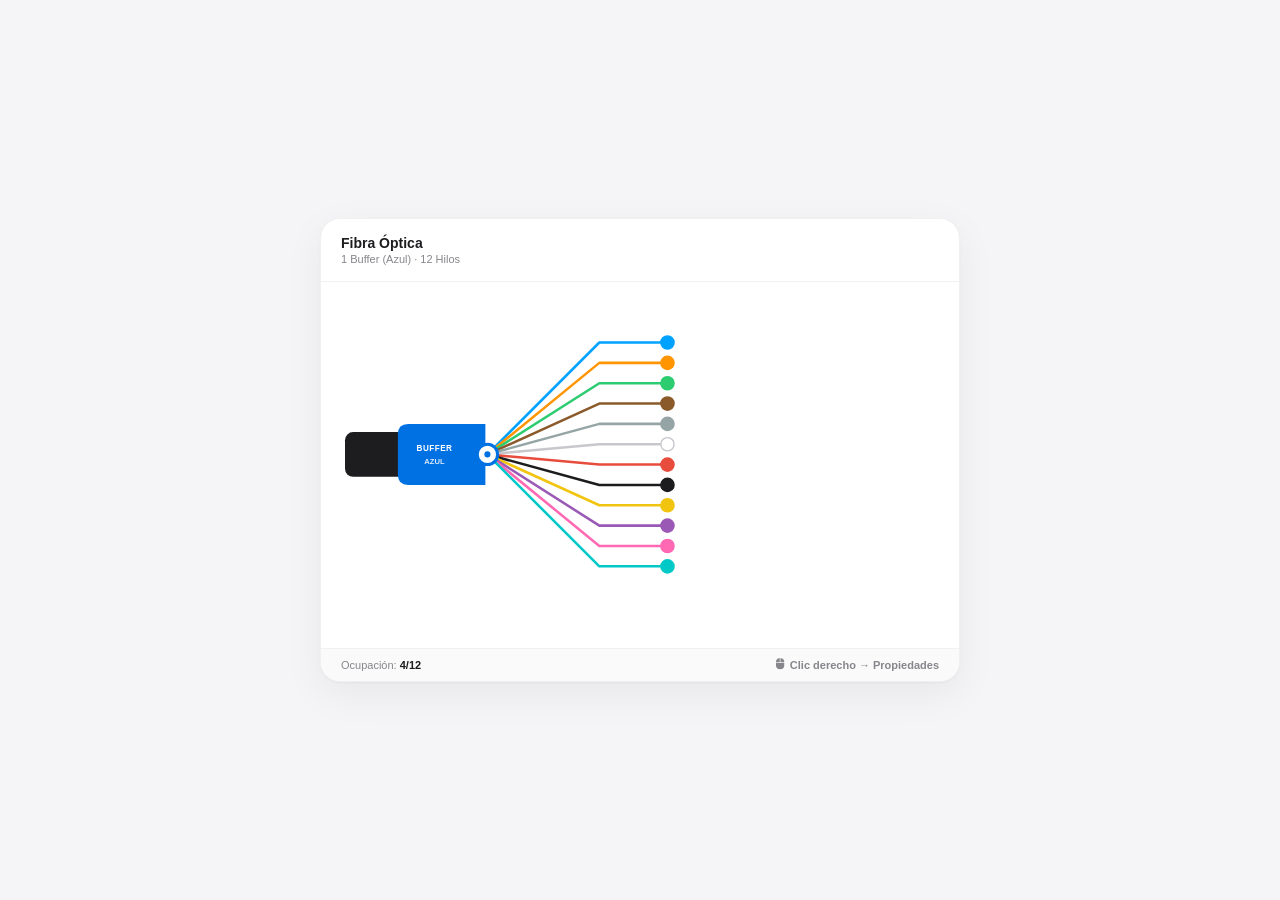
<file: docs/referencias/fibra_propiedades1.0.html>
<!DOCTYPE html>
<html lang="es">
<head>
<meta charset="UTF-8">
<meta name="viewport" content="width=device-width, initial-scale=1.0">
<title>Fibra Óptica · Minimalista</title>
<link rel="stylesheet" href="https://cdnjs.cloudflare.com/ajax/libs/font-awesome/6.5.1/css/all.min.css">
<style>
    * { box-sizing:border-box; margin:0; padding:0; font-family:-apple-system,BlinkMacSystemFont,"SF Pro Display","SF Pro Text","Helvetica Neue",sans-serif; -webkit-font-smoothing:antialiased; }
    body { background:#f5f5f7; min-height:100vh; display:flex; align-items:center; justify-content:center; padding:40px 20px; }

    /* ============ TARJETA DE LA FIBRA (minimalista) ============ */
    .fiber-card {
        width: 640px; background:#ffffff; border-radius:20px;
        border:1px solid rgba(0,0,0,0.06);
        box-shadow:0 1px 2px rgba(0,0,0,0.04), 0 12px 40px rgba(0,0,0,0.06);
        overflow:hidden;
    }
    .fiber-header{ padding:16px 20px; border-bottom:1px solid #f0f0f2; }
    .fiber-title{ font-size:14px; font-weight:700; color:#1d1d1f; }
    .fiber-subtitle{ font-size:11px; font-weight:500; color:#86868b; margin-top:2px; }

    .fiber-canvas{
        padding:30px 24px; transition:background-color 0.15s ease;
        display:flex; align-items:center;
    }
    .fiber-canvas svg{ width:100%; height:auto; overflow:visible; }

    #jacket, #buffer{ cursor:context-menu; }

    .fiber-footer{ padding:10px 20px; background:#fafafa; border-top:1px solid #f0f0f2; display:flex; justify-content:space-between; align-items:center; font-size:11px; color:#86868b; }
    .fiber-footer strong{ color:#1d1d1f; }
    .click-hint{ display:flex; align-items:center; gap:6px; color:#86868b; font-weight:600; }

    /* ============ HILOS: hover ============ */
    .strand{ cursor:default; }
    .strand .strand-line{ transition:stroke-width 0.15s ease; }
    .strand:hover .strand-line{ stroke-width:4; }
    .strand .strand-dot{ transition:r 0.15s ease, stroke-width 0.15s ease; }
    .strand:hover .strand-dot{ r:9; stroke-width:2; }

    /* ============ TOOLTIP DE COLOR / POTENCIA ============ */
    .fiber-tooltip{
        position:fixed; left:0; top:0; z-index:2000; pointer-events:none;
        display:flex; align-items:center; gap:7px;
        background:#1d1d1f; color:#fff; font-size:11px; font-weight:600;
        padding:6px 11px; border-radius:8px; white-space:nowrap;
        box-shadow:0 6px 18px rgba(0,0,0,0.22);
        opacity:0; transform:translateY(4px);
        transition:opacity 0.15s ease, transform 0.15s ease;
    }
    .fiber-tooltip.visible{ opacity:1; transform:translateY(0); }
    .tip-dot{ width:9px; height:9px; border-radius:50%; flex-shrink:0; display:block; }
    .tip-name{ color:#fff; }
    .tip-dbm{ color:rgba(255,255,255,0.65); font-weight:500; }
    .dbm-value{ display:inline-block; min-width:26px; text-align:right; color:rgba(255,255,255,0.65); }

    /* ============ MENÚ CONTEXTUAL ============ */
    .context-menu{
        position:fixed; z-index:3000; min-width:170px;
        background:#ffffff; border:1px solid #e5e5ea; border-radius:9px;
        box-shadow:0 10px 32px rgba(0,0,0,0.18), 0 2px 6px rgba(0,0,0,0.06);
        padding:5px; font-size:12.5px;
        opacity:0; visibility:hidden; pointer-events:none;
        transform:scale(0.95); transform-origin:top left;
        transition:opacity 0.12s ease, transform 0.12s ease, visibility 0.12s;
    }
    .context-menu.visible{ opacity:1; visibility:visible; pointer-events:auto; transform:scale(1); }
    .context-item{
        display:flex; align-items:center; gap:9px;
        padding:8px 11px; border-radius:6px; cursor:pointer;
        color:#1d1d1f; font-weight:500; user-select:none;
    }
    .context-item:hover{ background:#f0f0f2; }
    .context-item:active{ background:#e8e8ec; }
    .context-item i{ font-size:12px; color:#1d1d1f; width:14px; text-align:center; }

    /* ============ MODAL / VENTANA DE PROPIEDADES (Apple b/n) ============ */
    .modal-backdrop{
        position:fixed; inset:0; background:rgba(0,0,0,0.4); backdrop-filter:blur(8px);
        display:flex; align-items:center; justify-content:center; padding:20px; z-index:1000;
        opacity:0; visibility:hidden; pointer-events:none; transition:all 0.25s ease;
    }
    .modal-backdrop.active{ opacity:1; visibility:visible; pointer-events:auto; }

    /* Tamaño fijo: no cambia al navegar entre paneles */
    .window{
        width:100%; max-width:700px;
        height:min(640px, 88vh);
        background:#ffffff; border-radius:14px;
        border:1px solid rgba(0,0,0,0.08);
        box-shadow:0 30px 80px rgba(0,0,0,0.28), 0 2px 8px rgba(0,0,0,0.08);
        overflow:hidden; display:flex; flex-direction:column;
        transform:scale(0.96) translateY(10px);
        transition:transform 0.25s cubic-bezier(0.34,1.56,0.64,1);
    }
    .modal-backdrop.active .window{ transform:scale(1) translateY(0); }

    .window-titlebar{
        background:#ffffff; color:#1d1d1f; padding:14px 18px;
        display:flex; align-items:center; justify-content:space-between;
        border-bottom:1px solid #ededf0;
        flex-shrink:0;
    }
    .window-titlebar .title{ display:flex; align-items:center; gap:9px; font-size:13px; font-weight:600; color:#1d1d1f; letter-spacing:-0.1px; }
    .window-titlebar .title i{ color:#1d1d1f; font-size:12.5px; }
    .window-titlebar .controls{ display:flex; align-items:center; gap:16px; font-size:12.5px; color:#86868b; }
    .window-titlebar .controls i{ cursor:pointer; transition:color 0.15s ease; }
    .window-titlebar .controls i:hover{ color:#1d1d1f; }

    .window-body{ display:flex; flex:1; min-height:0; background:#ffffff; }
    .window-main{ flex:1; overflow-y:auto; padding:24px 26px; }

    /* Campos estilo Apple */
    .field-row{ display:flex; align-items:center; gap:12px; margin-bottom:16px; }
    .field-row label{ width:150px; flex-shrink:0; font-size:12.5px; font-weight:500; color:#1d1d1f; letter-spacing:-0.05px; }
    .field-row .control{ flex:1; display:flex; gap:8px; align-items:center; }
    .field-row select, .field-row input[type="text"], .field-row input[type="number"], .field-row textarea{
        width:100%; font-size:12.5px; color:#1d1d1f; padding:8px 11px;
        border:1px solid #d2d2d7; border-radius:8px; background:#ffffff;
        font-family:inherit;
        transition:border-color 0.15s ease, box-shadow 0.15s ease;
    }
    .field-row select{ -webkit-appearance:none; appearance:none; background-image:url("data:image/svg+xml;utf8,<svg xmlns='http://www.w3.org/2000/svg' width='10' height='10' viewBox='0 0 10 10'><path d='M1 3l4 4 4-4' fill='none' stroke='%2386868b' stroke-width='1.6' stroke-linecap='round' stroke-linejoin='round'/></svg>"); background-repeat:no-repeat; background-position:right 11px center; padding-right:30px; }
    .field-row select:focus, .field-row input:focus, .field-row textarea:focus{
        outline:none; border-color:#1d1d1f; box-shadow:0 0 0 3px rgba(29,29,31,0.10);
    }
    .field-row input[readonly]{ background:#f5f5f7; color:#86868b; border-color:#e8e8ed; }
    .field-row textarea{ resize:vertical; font-family:inherit; }

    .btn-sync{
        width:34px; height:34px; flex-shrink:0;
        background:#1d1d1f; color:#fff; border:none; border-radius:8px;
        display:flex; align-items:center; justify-content:center; cursor:pointer;
        transition:background 0.15s ease;
    }
    .btn-sync:hover{ background:#000; }
    .btn-sync i{ font-size:11.5px; }

    .color-swatch{ width:34px; height:34px; flex-shrink:0; border-radius:8px; border:1px solid #d2d2d7; background:#0071e3; }

    .checkbox-group{ display:flex; align-items:center; gap:22px; font-size:12.5px; color:#1d1d1f; }
    .checkbox-group label{ display:flex; align-items:center; gap:8px; width:auto; font-weight:500; cursor:pointer; user-select:none; }
    .checkbox-group input[type="checkbox"]{
        width:17px; height:17px; cursor:pointer;
        accent-color:#1d1d1f;
        margin:0;
    }

    .two-col{ display:grid; grid-template-columns:1fr 1fr; gap:16px; }
    .two-col .field-row{ margin-bottom:0; }
    .two-col .field-row label{ width:auto; min-width:0; }
    .two-col .field-row{ flex-direction:column; align-items:flex-start; gap:6px; }
    .two-col .field-row .control{ width:100%; }

    .badge-readonly{
        background:#f5f5f7; color:#1d1d1f; font-weight:600;
        padding:8px 12px; border-radius:8px; font-size:12.5px; border:1px solid #e8e8ed;
    }

    .divider{ height:1px; background:#ededf0; margin:18px 0; }

    .window-footer{
        padding:14px 22px; border-top:1px solid #ededf0; background:#ffffff;
        display:flex; justify-content:flex-end; gap:10px;
        flex-shrink:0;
    }
    .btn{
        font-size:12.5px; font-weight:500; padding:8px 18px; border-radius:9px;
        border:1px solid transparent; cursor:pointer; transition:all 0.15s ease;
        font-family:inherit;
    }
    .btn:not(.btn-primary){ background:#ffffff; color:#1d1d1f; border-color:#d2d2d7; }
    .btn:not(.btn-primary):hover{ background:#f5f5f7; }
    .btn-primary{ background:#1d1d1f; color:#ffffff; border-color:#1d1d1f; }
    .btn-primary:hover{ background:#000; border-color:#000; }

    /* ============ DOCK LATERAL ============ */
    .sidebar-dock{ width:52px; background:#fafafa; border-left:1px solid #ededf0; display:flex; flex-direction:column; align-items:center; padding-top:16px; gap:10px; }
    .sidebar-btn{ width:36px; height:36px; border-radius:9px; border:none; background:transparent; color:#1d1d1f; font-size:14px; cursor:pointer; display:flex; align-items:center; justify-content:center; transition:all 0.2s ease; }
    .sidebar-btn:hover{ background:#eef0f3; }
    .sidebar-btn.active{ background:#1d1d1f; color:#fff; }

    .panel{ display:none; }
    .panel.active{ display:block; }

    .timeline-item{ position:relative; padding-left:16px; border-left:2px solid #ededf0; padding-bottom:16px; }
    .timeline-item:last-child{ padding-bottom:0; }
    .timeline-time{ font-size:10.5px; color:#86868b; }
    .timeline-text{ font-size:12px; color:#1d1d1f; font-weight:600; margin-top:2px; }

    .photo-grid{ display:grid; grid-template-columns:1fr 1fr; gap:10px; }
    .photo-placeholder{ aspect-ratio:4/3; background:#f5f5f7; border:1px dashed #d2d2d7; border-radius:10px; display:flex; align-items:center; justify-content:center; color:#b0b0b8; font-size:20px; }
</style>
</head>
<body>

<!-- ============ TARJETA (vista principal) ============ -->
<div class="fiber-card">
    <div class="fiber-header">
        <div class="fiber-title">Fibra Óptica</div>
        <div class="fiber-subtitle">1 Buffer (Azul) · 12 Hilos</div>
    </div>

    <div class="fiber-canvas">
        <svg viewBox="0 0 580 300" xmlns="http://www.w3.org/2000/svg">
            <rect id="jacket" x="0" y="118" width="60" height="44" rx="8" fill="#1d1d1f"/>

            <path id="buffer" d="M62 110 H138 V170 H62 Q52 170 52 160 V120 Q52 110 62 110 Z" fill="#0071e3"/>
            <text x="88" y="137" text-anchor="middle" font-size="8" font-weight="700" fill="#fff" letter-spacing="0.5" pointer-events="none">BUFFER</text>
            <text x="88" y="149" text-anchor="middle" font-size="7.5" font-weight="600" fill="rgba(255,255,255,0.85)" pointer-events="none">AZUL</text>

            <g id="strandsGroup"></g>

            <g pointer-events="none">
                <circle cx="140" cy="140" r="10" fill="#ffffff" stroke="#0071e3" stroke-width="3"/>
                <circle cx="140" cy="140" r="3" fill="#0071e3"/>
            </g>
        </svg>
    </div>

    <div class="fiber-footer">
        <span>Ocupación: <strong>4/12</strong></span>
        <span class="click-hint"><i class="fa-solid fa-computer-mouse"></i> Clic derecho → Propiedades</span>
    </div>
</div>

<div class="fiber-tooltip" id="fiberTooltip"></div>

<div class="context-menu" id="contextMenu">
    <div class="context-item" id="ctxProperties">
        <i class="fa-solid fa-circle-info"></i> Propiedades
    </div>
</div>

<!-- ============ MODAL DE PROPIEDADES ============ -->
<div class="modal-backdrop" id="modalBackdrop">
    <div class="window">
        <div class="window-titlebar">
            <div class="title"><i class="fa-solid fa-diagram-project"></i> C-GEN_1X8 4-GEN_1X8 5</div>
            <div class="controls">
                <i class="fa-solid fa-minus"></i>
                <i class="fa-regular fa-square"></i>
                <i class="fa-solid fa-up-right-and-down-left-from-center"></i>
                <i class="fa-solid fa-xmark" id="closeModal"></i>
            </div>
        </div>

        <div class="window-body">
            <div class="window-main">

                <!-- ===== PANEL: INFORMACIÓN ===== -->
                <div class="panel active" id="panel-info">
                    <div class="field-row">
                        <label>Nombre:</label>
                        <div class="control">
                            <input type="text" value="C-GEN_1X8 4-GEN_1X8 5">
                            <button class="btn-sync"><i class="fa-solid fa-arrows-rotate"></i></button>
                        </div>
                    </div>

                    <div class="field-row">
                        <label>Tipo de cable:</label>
                        <div class="control">
                            <select>
                                <option>Cable ASU 12 HILOS</option>
                                <option>Cable Drop 2 HILOS</option>
                                <option>Cable Drop 4 HILOS</option>
                            </select>
                        </div>
                    </div>

                    <div class="field-row">
                        <label>Nivel:</label>
                        <div class="control">
                            <select>
                                <option>Primario</option>
                                <option>Secundario</option>
                                <option>Terciario</option>
                            </select>
                        </div>
                    </div>

                    <div class="field-row">
                        <label>Etiquetas:</label>
                        <div class="control"><select><option></option></select></div>
                    </div>

                    <div class="field-row">
                        <label>Color:</label>
                        <div class="control">
                            <div class="color-swatch"></div>
                            <select><option></option></select>
                        </div>
                    </div>

                    <div class="divider"></div>

                    <div class="field-row">
                        <label>Estado de implantación:</label>
                        <div class="control checkbox-group">
                            <label><input type="checkbox" id="chkImplantado"> Implantado</label>
                            <label><input type="checkbox" id="chkNoImplantado" checked> No implantado</label>
                        </div>
                    </div>

                    <div class="divider"></div>

                    <div class="two-col" style="margin-bottom:16px;">
                        <div class="field-row"><label>Primera punta:</label><div class="control"><select><option>GEN_1X8 4</option></select></div></div>
                        <div class="field-row"><label>Segunda punta:</label><div class="control"><select><option>GEN_1X8 5</option></select></div></div>
                    </div>

                    <div class="two-col" style="margin-bottom:16px;">
                        <div class="field-row"><label>Cantidad de Looses:</label><div class="control"><input type="text" value="1" readonly></div></div>
                        <div class="field-row"><label>Ocupación:</label><div class="control"><span class="badge-readonly">4 / 12</span></div></div>
                    </div>

                    <div class="two-col" style="margin-bottom:16px;">
                        <div class="field-row">
                            <label>Longitud plana:</label>
                            <div class="control">
                                <input type="text" value="88.46">
                                <select style="max-width:70px;"><option>m</option><option>km</option></select>
                                <button class="btn-sync"><i class="fa-solid fa-location-crosshairs"></i></button>
                            </div>
                        </div>
                        <div class="field-row">
                            <label>Longitud 3D:</label>
                            <div class="control">
                                <input type="text" value="—" readonly>
                                <button class="btn-sync"><i class="fa-solid fa-location-crosshairs"></i></button>
                            </div>
                        </div>
                    </div>

                    <div class="divider"></div>

                    <div class="field-row" style="align-items:flex-start;">
                        <label>Observaciones:</label>
                        <div class="control"><textarea rows="3" placeholder="Notas sobre esta fibra..."></textarea></div>
                    </div>
                </div>

                <!-- ===== PANEL: HISTORIAL ===== -->
                <div class="panel" id="panel-historial">
                    <div class="timeline-item"><div class="timeline-time">20/08/2026 12:40</div><div class="timeline-text">Ocupación actualizada a 4/12</div></div>
                    <div class="timeline-item"><div class="timeline-time">02/06/2026 16:05</div><div class="timeline-text">Longitud plana verificada en campo</div></div>
                    <div class="timeline-item"><div class="timeline-time">18/05/2026 09:28</div><div class="timeline-text">Fibra creada en el sistema</div></div>
                </div>

                <!-- ===== PANEL: FOTOS ===== -->
                <div class="panel" id="panel-fotos">
                    <div class="photo-grid">
                        <div class="photo-placeholder"><i class="fa-solid fa-image"></i></div>
                        <div class="photo-placeholder"><i class="fa-solid fa-image"></i></div>
                    </div>
                </div>

            </div>

            <div class="sidebar-dock">
                <button class="sidebar-btn active" data-panel="panel-info" title="Información"><i class="fa-solid fa-circle-info"></i></button>
                <button class="sidebar-btn" data-panel="panel-historial" title="Historial"><i class="fa-regular fa-clock"></i></button>
                <button class="sidebar-btn" data-panel="panel-fotos" title="Fotos"><i class="fa-regular fa-image"></i></button>
            </div>
        </div>

        <div class="window-footer">
            <button class="btn" id="cancelModal">Cancelar</button>
            <button class="btn btn-primary">Guardar</button>
        </div>
    </div>
</div>

<script>
    /* ============ Código de colores TIA-598 (12 hilos) ============ */
    const FIBER_COLORS = [
        { id:1, name:'Azul',     hex:'#00A2FF', dbm:'' },
        { id:2, name:'Naranja',  hex:'#FF9500', dbm:'' },
        { id:3, name:'Verde',    hex:'#2ECC71', dbm:'' },
        { id:4, name:'Marrón',   hex:'#8B5A2B', dbm:'' },
        { id:5, name:'Pizarra',  hex:'#95A5A6', dbm:'' },
        { id:6, name:'Blanco',   hex:'#FFFFFF', border:'#c7c7cc', dbm:'' },
        { id:7, name:'Rojo',     hex:'#E74C3C', dbm:'' },
        { id:8, name:'Negro',    hex:'#1C1C1E', dbm:'' },
        { id:9, name:'Amarillo', hex:'#F1C40F', dbm:'' },
        { id:10,name:'Violeta',  hex:'#9B59B6', dbm:'' },
        { id:11,name:'Rosa',     hex:'#FF69B4', dbm:'' },
        { id:12,name:'Turquesa', hex:'#00C9C8', dbm:'' }
    ];

    const NS = 'http://www.w3.org/2000/svg';

    /* ============ Geometría ============ */
    const NODE_X  = 140;
    const NODE_Y  = 140;
    const BEND_X  = 250;
    const END_X   = 317;   // tramo horizontal reducido a la mitad otra vez (antes 385)
    const TOP_Y   = 30;
    const SPACING = 20;

    /* ============ Tooltip ============ */
    const tip = document.getElementById('fiberTooltip');

    function showTip(e, c){
        const dotStyle = (c.hex === '#FFFFFF')
            ? 'background:#fff;box-shadow:inset 0 0 0 1px #c7c7cc;'
            : 'background:' + c.hex + ';';

        const dbmValue = (c.dbm !== undefined && c.dbm !== null) ? c.dbm : '';

        tip.innerHTML =
            '<span class="tip-dot" style="' + dotStyle + '"></span>' +
            '<span class="tip-name">' + c.name + '</span>' +
            '<span class="tip-dbm">(<span class="dbm-value">' + dbmValue + '</span> dBm)</span>';

        tip.classList.add('visible');
        moveTip(e);
    }
    function moveTip(e){
        const off = 16;
        let x = e.clientX + off;
        let y = e.clientY + off;
        const r = tip.getBoundingClientRect();
        if (x + r.width  > window.innerWidth  - 8) x = e.clientX - r.width  - off;
        if (y + r.height > window.innerHeight - 8) y = e.clientY - r.height - off;
        tip.style.left = x + 'px';
        tip.style.top  = y + 'px';
    }
    function hideTip(){ tip.classList.remove('visible'); }

    /* ============ Render de los 12 hilos ============ */
    function renderStrands(){
        const g = document.getElementById('strandsGroup');
        g.innerHTML = '';

        FIBER_COLORS.forEach((c, i) => {
            const y = TOP_Y + i * SPACING;
            const strokeColor = c.border || c.hex;

            const d = 'M' + NODE_X + ',' + NODE_Y + ' L' + BEND_X + ',' + y + ' L' + END_X + ',' + y;

            const group = document.createElementNS(NS, 'g');
            group.setAttribute('class', 'strand');

            const hit = document.createElementNS(NS, 'path');
            hit.setAttribute('d', d);
            hit.setAttribute('fill', 'none');
            hit.setAttribute('stroke', 'transparent');
            hit.setAttribute('stroke-width', '16');
            hit.setAttribute('stroke-linecap', 'round');
            hit.setAttribute('stroke-linejoin', 'round');
            hit.setAttribute('pointer-events', 'stroke');
            group.appendChild(hit);

            const line = document.createElementNS(NS, 'path');
            line.setAttribute('class', 'strand-line');
            line.setAttribute('d', d);
            line.setAttribute('fill', 'none');
            line.setAttribute('stroke', strokeColor);
            line.setAttribute('stroke-width', '2.5');
            line.setAttribute('stroke-linecap', 'round');
            line.setAttribute('stroke-linejoin', 'round');
            group.appendChild(line);

            const dot = document.createElementNS(NS, 'circle');
            dot.setAttribute('class', 'strand-dot');
            dot.setAttribute('cx', END_X);
            dot.setAttribute('cy', y);
            dot.setAttribute('r', '6.5');
            dot.setAttribute('fill', c.hex);
            dot.setAttribute('stroke', strokeColor);
            dot.setAttribute('stroke-width', '1.4');
            group.appendChild(dot);

            group.addEventListener('mouseenter', (e) => showTip(e, c));
            group.addEventListener('mousemove', moveTip);
            group.addEventListener('mouseleave', hideTip);

            g.appendChild(group);
        });
    }
    renderStrands();

    /* ============ Checkboxes mutuamente excluyentes ============ */
    const chkImplantado   = document.getElementById('chkImplantado');
    const chkNoImplantado = document.getElementById('chkNoImplantado');

    chkImplantado.addEventListener('change', () => {
        if (chkImplantado.checked) chkNoImplantado.checked = false;
        if (!chkImplantado.checked && !chkNoImplantado.checked) chkNoImplantado.checked = true;
    });
    chkNoImplantado.addEventListener('change', () => {
        if (chkNoImplantado.checked) chkImplantado.checked = false;
        if (!chkNoImplantado.checked && !chkImplantado.checked) chkImplantado.checked = true;
    });

    /* ============ Modal ============ */
    const backdrop = document.getElementById('modalBackdrop');

    function resetToInfoPanel(){
        document.querySelectorAll('.sidebar-btn').forEach(b => b.classList.remove('active'));
        document.querySelectorAll('.panel').forEach(p => p.classList.remove('active'));
        const infoBtn = document.querySelector('.sidebar-btn[data-panel="panel-info"]');
        if (infoBtn) infoBtn.classList.add('active');
        const infoPanel = document.getElementById('panel-info');
        if (infoPanel) infoPanel.classList.add('active');
    }

    function openModal(){
        resetToInfoPanel();
        backdrop.classList.add('active');
    }
    function closeModal(){ backdrop.classList.remove('active'); }

    document.getElementById('closeModal').addEventListener('click', closeModal);
    document.getElementById('cancelModal').addEventListener('click', closeModal);
    backdrop.addEventListener('click', (e) => { if (e.target === backdrop) closeModal(); });

    /* ============ Menú contextual ============ */
    const ctxMenu = document.getElementById('contextMenu');
    const fiberCard = document.querySelector('.fiber-card');
    const jacketEl = document.getElementById('jacket');
    const bufferEl = document.getElementById('buffer');

    function showContextMenu(x, y){
        ctxMenu.classList.add('visible');
        const r = ctxMenu.getBoundingClientRect();
        if (x + r.width  > window.innerWidth  - 8) x = window.innerWidth  - r.width  - 8;
        if (y + r.height > window.innerHeight - 8) y = window.innerHeight - r.height - 8;
        ctxMenu.style.left = x + 'px';
        ctxMenu.style.top  = y + 'px';
    }
    function hideContextMenu(){ ctxMenu.classList.remove('visible'); }

    fiberCard.addEventListener('contextmenu', (e) => {
        e.preventDefault();
        const onJacket = e.target === jacketEl || e.target.closest('#jacket');
        const onBuffer = e.target === bufferEl || e.target.closest('#buffer');

        if (onJacket || onBuffer) {
            showContextMenu(e.clientX, e.clientY);
        } else {
            hideContextMenu();
        }
    });

    document.getElementById('ctxProperties').addEventListener('click', () => {
        hideContextMenu();
        openModal();
    });

    document.addEventListener('mousedown', (e) => {
        if (!ctxMenu.contains(e.target)) hideContextMenu();
    });
    window.addEventListener('blur', hideContextMenu);
    window.addEventListener('resize', hideContextMenu);

    /* ============ ESC: cierra menú y modal ============ */
    document.addEventListener('keydown', (e) => {
        if (e.key === 'Escape') {
            hideContextMenu();
            if (backdrop.classList.contains('active')) closeModal();
        }
    });

    /* ============ Dock lateral: cambiar de panel ============ */
    document.querySelectorAll('.sidebar-btn').forEach(btn => {
        btn.addEventListener('click', () => {
            document.querySelectorAll('.sidebar-btn').forEach(b => b.classList.remove('active'));
            document.querySelectorAll('.panel').forEach(p => p.classList.remove('active'));
            btn.classList.add('active');
            document.getElementById(btn.dataset.panel).classList.add('active');
        });
    });
</script>

</body>
</html>
</file>
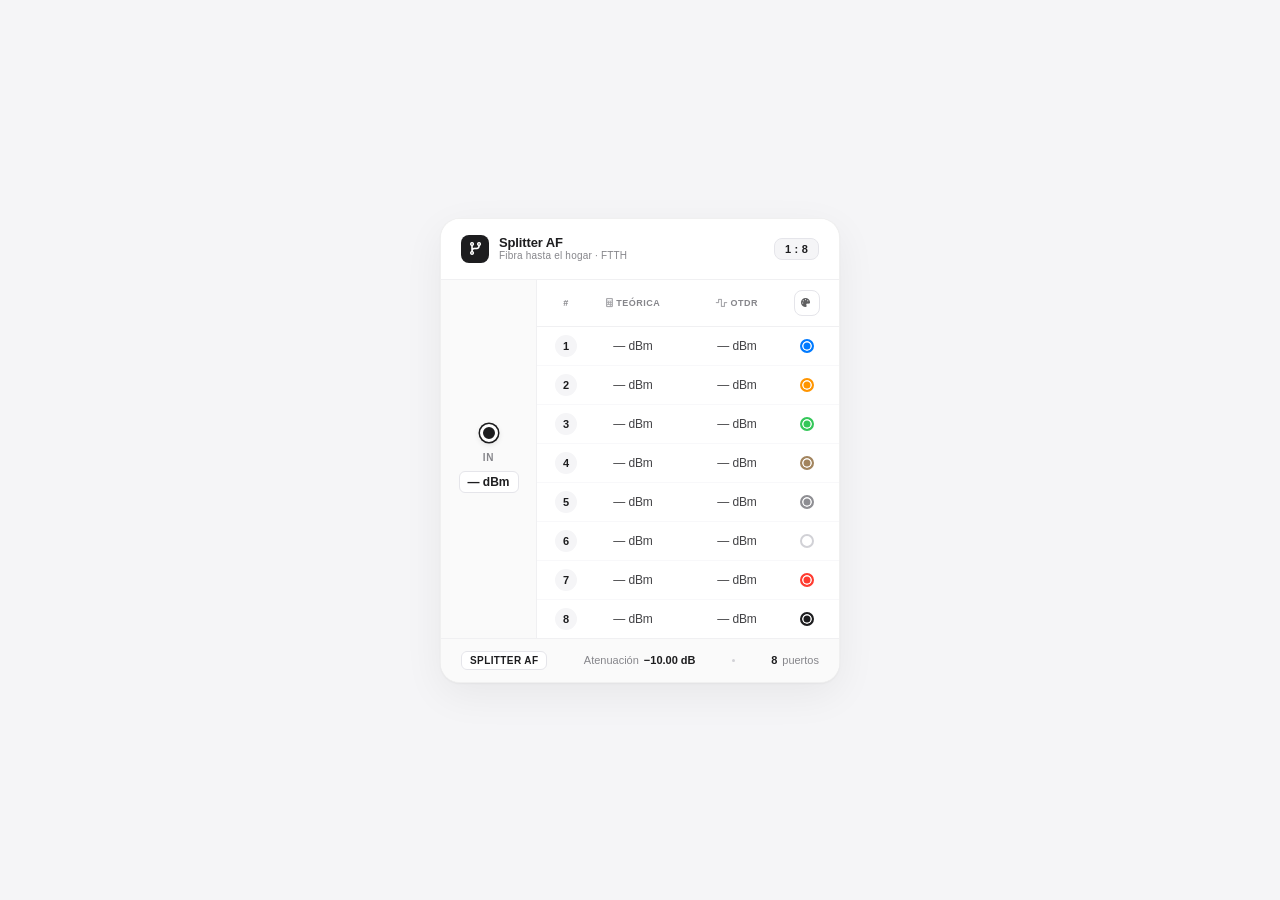
<file: docs/referencias/Splitter1x8.htm>
<!DOCTYPE html>
<html lang="es">
<head>
  <meta charset="UTF-8">
  <meta name="viewport" content="width=device-width, initial-scale=1.0">
  <title>Splitter AF 1x8 · Minimal</title>
  <link rel="stylesheet" href="https://cdnjs.cloudflare.com/ajax/libs/font-awesome/6.5.1/css/all.min.css">
  <style>
    * {
      box-sizing: border-box;
      margin: 0;
      padding: 0;
      font-family: -apple-system, BlinkMacSystemFont, "SF Pro Display", "SF Pro Text", "Helvetica Neue", sans-serif;
      -webkit-font-smoothing: antialiased;
    }

    body {
      background: #f5f5f7;
      min-height: 100vh;
      display: flex;
      align-items: center;
      justify-content: center;
      padding: 40px 20px;
    }

    /* ── Tarjeta principal ── */
    .splitter-card {
      width: 400px;
      background: #ffffff;
      border-radius: 20px;
      border: 1px solid rgba(0, 0, 0, 0.06);
      box-shadow:
        0 1px 2px rgba(0, 0, 0, 0.04),
        0 12px 40px rgba(0, 0, 0, 0.06);
      overflow: hidden;
      display: flex;
      flex-direction: column;
    }

    /* ── Encabezado ── */
    .splitter-header {
      padding: 16px 20px;
      border-bottom: 1px solid #f0f0f2;
      display: flex;
      align-items: center;
      justify-content: space-between;
      background: #ffffff;
    }

    .header-left {
      display: flex;
      align-items: center;
      gap: 10px;
    }

    .header-icon {
      width: 28px;
      height: 28px;
      border-radius: 8px;
      background: #1d1d1f;
      color: #fff;
      display: flex;
      align-items: center;
      justify-content: center;
      font-size: 13px;
    }

    .header-texts {
      display: flex;
      flex-direction: column;
      line-height: 1.2;
    }

    .splitter-title {
      font-size: 13px;
      font-weight: 700;
      color: #1d1d1f;
      letter-spacing: -0.01em;
    }

    .splitter-subtitle {
      font-size: 10px;
      font-weight: 500;
      color: #86868b;
      letter-spacing: 0.02em;
    }

    .badge-ratio {
      font-size: 11px;
      font-weight: 700;
      background: #f5f5f7;
      color: #1d1d1f;
      padding: 4px 10px;
      border-radius: 8px;
      border: 1px solid #e5e5ea;
      letter-spacing: 0.02em;
    }

    /* ── Cuerpo ── */
    .splitter-body {
      display: flex;
      flex: 1;
    }

    /* ── Entrada (IN) ── */
    .input-section {
      width: 96px;
      border-right: 1px solid #f0f0f2;
      background: #fafafa;
      display: flex;
      flex-direction: column;
      align-items: center;
      justify-content: center;
      padding: 20px 10px;
      gap: 8px;
    }

    .input-node {
      width: 18px;
      height: 18px;
      border-radius: 50%;
      background: #1d1d1f;
      border: 3px solid #ffffff;
      box-shadow: 0 0 0 1.5px #1d1d1f, 0 2px 6px rgba(0,0,0,0.15);
      margin-bottom: 2px;
    }

    .input-label {
      font-size: 10px;
      font-weight: 700;
      color: #86868b;
      letter-spacing: 0.08em;
    }

    .input-val {
      font-size: 12px;
      font-weight: 700;
      color: #1d1d1f;
      background: #ffffff;
      padding: 3px 8px;
      border-radius: 6px;
      border: 1px solid #e5e5ea;
      font-variant-numeric: tabular-nums;
    }

    /* ── Sección de salidas ── */
    .output-section {
      flex: 1;
      display: flex;
      flex-direction: column;
    }

    /* Cabecera de tabla */
    .table-head {
      display: grid;
      grid-template-columns: 30px 1fr 1fr 36px;
      padding: 10px 14px;
      border-bottom: 1px solid #f0f0f2;
      align-items: center;
      background: #ffffff;
    }

    .head-col {
      font-size: 9px;
      font-weight: 700;
      color: #86868b;
      text-align: center;
      letter-spacing: 0.06em;
      text-transform: uppercase;
    }

    .head-col i {
      font-size: 9px;
      margin-right: 3px;
      opacity: 0.7;
    }

    /* Botón de paleta */
    .toggle-color-btn {
      width: 26px;
      height: 26px;
      border-radius: 8px;
      border: 1px solid #e5e5ea;
      background: #ffffff;
      color: #1d1d1f;
      font-size: 11px;
      cursor: pointer;
      display: flex;
      align-items: center;
      justify-content: center;
      transition: all 0.2s ease;
      margin: 0 auto;
    }

    .toggle-color-btn:hover {
      background: #f5f5f7;
      border-color: #d1d1d6;
      transform: scale(1.05);
    }

    .toggle-color-btn:active {
      transform: scale(0.95);
    }

    /* Filas de puertos */
    .output-row {
      display: grid;
      grid-template-columns: 30px 1fr 1fr 36px;
      padding: 8px 14px;
      align-items: center;
      border-bottom: 1px solid #f8f8fa;
      transition: background-color 0.15s ease;
    }

    .output-row:last-child {
      border-bottom: none;
    }

    .output-row:hover {
      background-color: #f5f5f7;
    }

    .port-num {
      font-size: 11px;
      font-weight: 700;
      color: #1d1d1f;
      text-align: center;
      width: 22px;
      height: 22px;
      line-height: 22px;
      border-radius: 50%;
      background: #f5f5f7;
      margin: 0 auto;
    }

    .val-cell {
      font-size: 12px;
      font-weight: 500;
      color: #424245;
      text-align: center;
      font-variant-numeric: tabular-nums;
      letter-spacing: -0.01em;
    }

    .port-circle-container {
      display: flex;
      align-items: center;
      justify-content: center;
    }

    .port-circle {
      width: 14px;
      height: 14px;
      border-radius: 50%;
      border: 2px solid #1d1d1f;
      background: transparent;
      transition: all 0.3s cubic-bezier(0.4, 0, 0.2, 1);
      box-shadow: inset 0 0 0 1.5px #fff;
    }

    /* ── Colores norma FTTH ── */
    .colored .color-1 { border-color: #007aff; background: #007aff; }
    .colored .color-2 { border-color: #ff9500; background: #ff9500; }
    .colored .color-3 { border-color: #34c759; background: #34c759; }
    .colored .color-4 { border-color: #a2845e; background: #a2845e; }
    .colored .color-5 { border-color: #8e8e93; background: #8e8e93; }
    .colored .color-6 { border-color: #d1d1d6; background: #ffffff; }
    .colored .color-7 { border-color: #ff3b30; background: #ff3b30; }
    .colored .color-8 { border-color: #1d1d1f; background: #1d1d1f; }

    /* ── Estado neutro ── */
    .neutral .port-circle {
      border-color: #d1d1d6 !important;
      background: #ffffff !important;
      box-shadow: inset 0 0 0 1.5px #fff !important;
    }

    /* ── Pie ── */
    .splitter-footer {
      padding: 12px 20px;
      background: #fafafa;
      border-top: 1px solid #f0f0f2;
      display: flex;
      justify-content: space-between;
      align-items: center;
    }

    .footer-item {
      font-size: 11px;
      font-weight: 500;
      color: #86868b;
      display: flex;
      align-items: center;
      gap: 5px;
    }

    .footer-item strong {
      color: #1d1d1f;
      font-weight: 700;
      font-variant-numeric: tabular-nums;
    }

    .footer-tag {
      font-size: 10px;
      font-weight: 700;
      color: #1d1d1f;
      background: #ffffff;
      padding: 3px 8px;
      border-radius: 6px;
      border: 1px solid #e5e5ea;
      letter-spacing: 0.04em;
      text-transform: uppercase;
    }

    .footer-dot {
      width: 3px;
      height: 3px;
      border-radius: 50%;
      background: #d1d1d6;
    }
  </style>
</head>
<body>

  <div class="splitter-card">

    <!-- Encabezado -->
    <div class="splitter-header">
      <div class="header-left">
        <div class="header-icon"><i class="fa-solid fa-code-branch"></i></div>
        <div class="header-texts">
          <span class="splitter-title">Splitter AF</span>
          <span class="splitter-subtitle">Fibra hasta el hogar · FTTH</span>
        </div>
      </div>
      <span class="badge-ratio">1 : 8</span>
    </div>

    <!-- Cuerpo -->
    <div class="splitter-body">

      <!-- Entrada -->
      <div class="input-section">
        <div class="input-node"></div>
        <span class="input-label">IN</span>
        <span class="input-val">— dBm</span>
      </div>

      <!-- Salidas -->
      <div class="output-section">
        <div class="table-head">
          <div class="head-col">#</div>
          <div class="head-col"><i class="fa-solid fa-calculator"></i>Teórica</div>
          <div class="head-col"><i class="fa-solid fa-wave-square"></i>OTDR</div>
          <div class="head-col">
            <button class="toggle-color-btn" id="toggleColorsBtn" title="Alternar colores norma / neutro">
              <i class="fa-solid fa-palette"></i>
            </button>
          </div>
        </div>

        <div id="portsContainer" class="colored">

          <div class="output-row">
            <span class="port-num">1</span>
            <span class="val-cell">— dBm</span>
            <span class="val-cell">— dBm</span>
            <div class="port-circle-container"><div class="port-circle color-1"></div></div>
          </div>

          <div class="output-row">
            <span class="port-num">2</span>
            <span class="val-cell">— dBm</span>
            <span class="val-cell">— dBm</span>
            <div class="port-circle-container"><div class="port-circle color-2"></div></div>
          </div>

          <div class="output-row">
            <span class="port-num">3</span>
            <span class="val-cell">— dBm</span>
            <span class="val-cell">— dBm</span>
            <div class="port-circle-container"><div class="port-circle color-3"></div></div>
          </div>

          <div class="output-row">
            <span class="port-num">4</span>
            <span class="val-cell">— dBm</span>
            <span class="val-cell">— dBm</span>
            <div class="port-circle-container"><div class="port-circle color-4"></div></div>
          </div>

          <div class="output-row">
            <span class="port-num">5</span>
            <span class="val-cell">— dBm</span>
            <span class="val-cell">— dBm</span>
            <div class="port-circle-container"><div class="port-circle color-5"></div></div>
          </div>

          <div class="output-row">
            <span class="port-num">6</span>
            <span class="val-cell">— dBm</span>
            <span class="val-cell">— dBm</span>
            <div class="port-circle-container"><div class="port-circle color-6"></div></div>
          </div>

          <div class="output-row">
            <span class="port-num">7</span>
            <span class="val-cell">— dBm</span>
            <span class="val-cell">— dBm</span>
            <div class="port-circle-container"><div class="port-circle color-7"></div></div>
          </div>

          <div class="output-row">
            <span class="port-num">8</span>
            <span class="val-cell">— dBm</span>
            <span class="val-cell">— dBm</span>
            <div class="port-circle-container"><div class="port-circle color-8"></div></div>
          </div>

        </div>
      </div>
    </div>

    <!-- Pie -->
    <div class="splitter-footer">
      <span class="footer-tag">Splitter AF</span>
      <span class="footer-item">Atenuación <strong>−10.00 dB</strong></span>
      <span class="footer-dot"></span>
      <span class="footer-item"><strong>8</strong> puertos</span>
    </div>

  </div>

  <script>
    const toggleBtn = document.getElementById('toggleColorsBtn');
    const container = document.getElementById('portsContainer');
    const icon = toggleBtn.querySelector('i');

    toggleBtn.addEventListener('click', () => {
      const isColored = container.classList.contains('colored');
      container.classList.toggle('colored', !isColored);
      container.classList.toggle('neutral', isColored);

      icon.className = isColored
        ? 'fa-solid fa-eye-slash'
        : 'fa-solid fa-palette';

      toggleBtn.style.opacity = isColored ? '0.5' : '1';
    });
  </script>

</body>
</html>
</file>
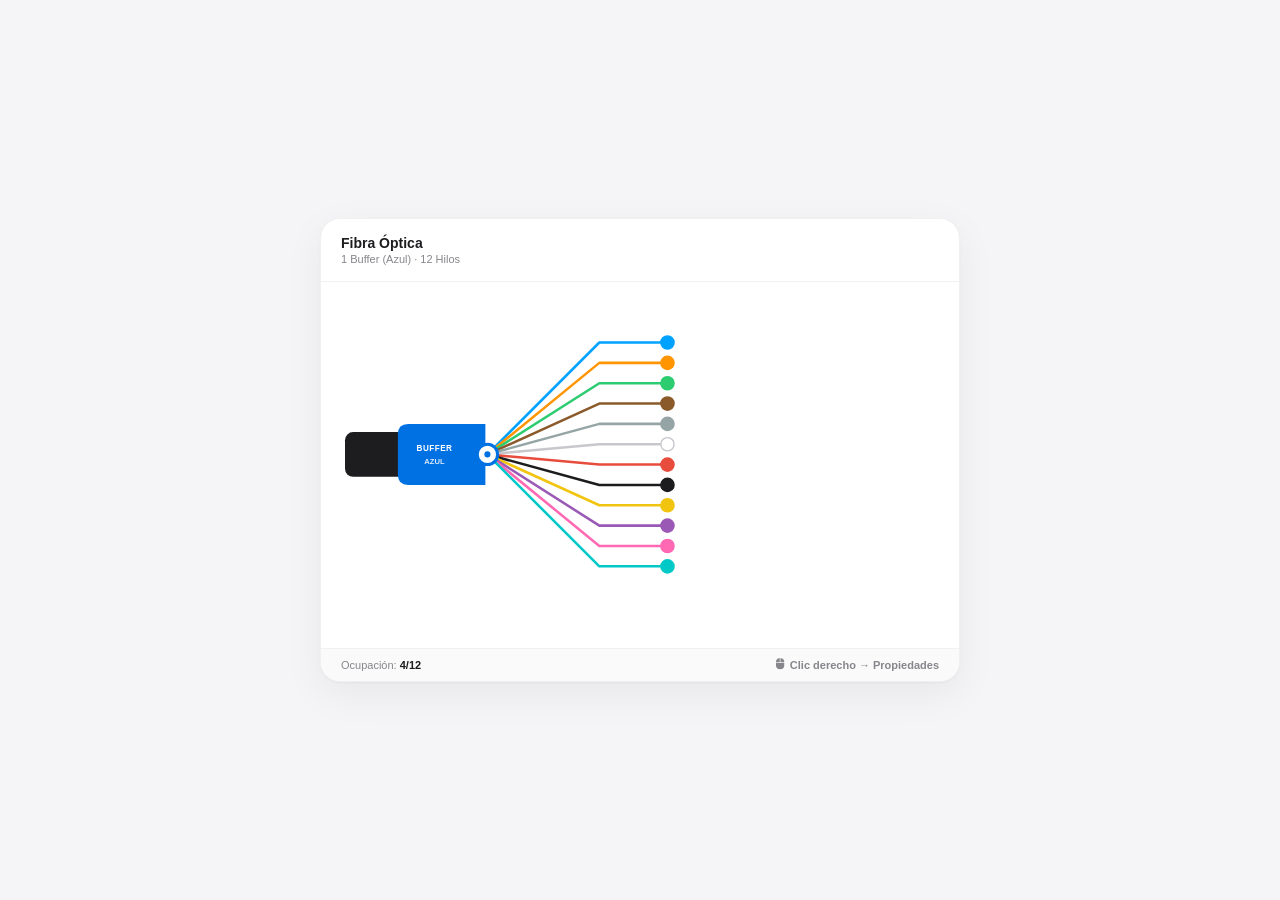
<file: frontend/js/plantillas-visuales/Fibra_propiedades.htm>
<!DOCTYPE html>
<html lang="es">
<head>
<meta charset="UTF-8">
<meta name="viewport" content="width=device-width, initial-scale=1.0">
<title>Fibra Óptica · Minimalista</title>
<link rel="stylesheet" href="https://cdnjs.cloudflare.com/ajax/libs/font-awesome/6.5.1/css/all.min.css">
<style>
    * { box-sizing:border-box; margin:0; padding:0; font-family:-apple-system,BlinkMacSystemFont,"SF Pro Display","SF Pro Text","Helvetica Neue",sans-serif; -webkit-font-smoothing:antialiased; }
    body { background:#f5f5f7; min-height:100vh; display:flex; align-items:center; justify-content:center; padding:40px 20px; }

    /* ============ TARJETA DE LA FIBRA (minimalista) ============ */
    .fiber-card {
        width: 640px; background:#ffffff; border-radius:20px;
        border:1px solid rgba(0,0,0,0.06);
        box-shadow:0 1px 2px rgba(0,0,0,0.04), 0 12px 40px rgba(0,0,0,0.06);
        overflow:hidden;
    }
    .fiber-header{ padding:16px 20px; border-bottom:1px solid #f0f0f2; }
    .fiber-title{ font-size:14px; font-weight:700; color:#1d1d1f; }
    .fiber-subtitle{ font-size:11px; font-weight:500; color:#86868b; margin-top:2px; }

    .fiber-canvas{
        padding:30px 24px; transition:background-color 0.15s ease;
        display:flex; align-items:center;
    }
    .fiber-canvas svg{ width:100%; height:auto; overflow:visible; }

    #jacket, #buffer{ cursor:context-menu; }

    .fiber-footer{ padding:10px 20px; background:#fafafa; border-top:1px solid #f0f0f2; display:flex; justify-content:space-between; align-items:center; font-size:11px; color:#86868b; }
    .fiber-footer strong{ color:#1d1d1f; }
    .click-hint{ display:flex; align-items:center; gap:6px; color:#86868b; font-weight:600; }

    /* ============ HILOS: hover ============ */
    .strand{ cursor:default; }
    .strand .strand-line{ transition:stroke-width 0.15s ease; }
    .strand:hover .strand-line{ stroke-width:4; }
    .strand .strand-dot{ transition:r 0.15s ease, stroke-width 0.15s ease; }
    .strand:hover .strand-dot{ r:9; stroke-width:2; }

    /* ============ TOOLTIP DE COLOR / POTENCIA ============ */
    .fiber-tooltip{
        position:fixed; left:0; top:0; z-index:2000; pointer-events:none;
        display:flex; align-items:center; gap:7px;
        background:#1d1d1f; color:#fff; font-size:11px; font-weight:600;
        padding:6px 11px; border-radius:8px; white-space:nowrap;
        box-shadow:0 6px 18px rgba(0,0,0,0.22);
        opacity:0; transform:translateY(4px);
        transition:opacity 0.15s ease, transform 0.15s ease;
    }
    .fiber-tooltip.visible{ opacity:1; transform:translateY(0); }
    .tip-dot{ width:9px; height:9px; border-radius:50%; flex-shrink:0; display:block; }
    .tip-name{ color:#fff; }
    .tip-dbm{ color:rgba(255,255,255,0.65); font-weight:500; }
    .dbm-value{ display:inline-block; min-width:26px; text-align:right; color:rgba(255,255,255,0.65); }

    /* ============ MENÚ CONTEXTUAL ============ */
    .context-menu{
        position:fixed; z-index:3000; min-width:170px;
        background:#ffffff; border:1px solid #e5e5ea; border-radius:9px;
        box-shadow:0 10px 32px rgba(0,0,0,0.18), 0 2px 6px rgba(0,0,0,0.06);
        padding:5px; font-size:12.5px;
        opacity:0; visibility:hidden; pointer-events:none;
        transform:scale(0.95); transform-origin:top left;
        transition:opacity 0.12s ease, transform 0.12s ease, visibility 0.12s;
    }
    .context-menu.visible{ opacity:1; visibility:visible; pointer-events:auto; transform:scale(1); }
    .context-item{
        display:flex; align-items:center; gap:9px;
        padding:8px 11px; border-radius:6px; cursor:pointer;
        color:#1d1d1f; font-weight:500; user-select:none;
    }
    .context-item:hover{ background:#f0f0f2; }
    .context-item:active{ background:#e8e8ec; }
    .context-item i{ font-size:12px; color:#1d1d1f; width:14px; text-align:center; }

    /* ============ INSPECTOR FLOTANTE (propiedades) ============ */
    .inspector-root{
        position:fixed; inset:0; z-index:1000;
        pointer-events:none; visibility:hidden;
    }
    .inspector-root.active{ visibility:visible; }

    /* Backdrop casi imperceptible: sólo un velo degradado hacia el borde derecho
       para no tapar el mapa del que emerge la fibra */
    .inspector-backdrop{
        position:absolute; inset:0;
        background:linear-gradient(to right,
            rgba(0,0,0,0) 45%,
            rgba(0,0,0,0.06) 78%,
            rgba(0,0,0,0.14) 100%);
        opacity:0; pointer-events:none;
        transition:opacity 0.3s ease;
    }
    .inspector-root.active .inspector-backdrop{
        opacity:1; pointer-events:auto;
    }

    .inspector{
        position:absolute; top:14px; right:14px; bottom:14px;
        width: 430px; max-width: calc(100vw - 28px);
        background:#ffffff;
        border-radius:16px;
        border:1px solid rgba(0,0,0,0.08);
        box-shadow:
            0 26px 70px rgba(0,0,0,0.18),
            0 4px 14px rgba(0,0,0,0.06),
            0 0 0 0.5px rgba(0,0,0,0.02);
        display:flex; flex-direction:column;
        overflow:hidden;
        transform:translateX(calc(100% + 34px));
        transition:transform 0.45s cubic-bezier(0.32,0.72,0,1);
        pointer-events:auto;
    }
    .inspector-root.active .inspector{ transform:translateX(0); }

    /* Cabecera */
    .inspector-header{
        padding:18px 20px 12px;
        display:flex; align-items:flex-start; justify-content:space-between;
        gap:12px; flex-shrink:0;
    }
    .inspector-eyebrow{
        font-size:10.5px; font-weight:600; color:#86868b;
        text-transform:uppercase; letter-spacing:0.6px;
    }
    .inspector-title{
        font-size:15px; font-weight:700; color:#1d1d1f;
        margin-top:3px; letter-spacing:-0.2px;
        word-break:break-word; line-height:1.25;
    }
    .inspector-close{
        width:28px; height:28px; flex-shrink:0;
        border-radius:8px; border:none;
        background:#f5f5f7; color:#1d1d1f;
        cursor:pointer; display:flex; align-items:center; justify-content:center;
        transition:background 0.15s ease;
    }
    .inspector-close:hover{ background:#e8e8ed; }
    .inspector-close i{ font-size:12px; }

    /* Control segmentado (tabs horizontales) */
    .segmented{
        display:flex; gap:2px;
        padding:3px; margin:0 20px 10px;
        background:#f5f5f7; border-radius:10px;
        flex-shrink:0;
    }
    .segmented button{
        flex:1; padding:7px 6px;
        border:none; background:transparent; color:#1d1d1f;
        font-family:inherit; font-size:11.5px; font-weight:500;
        border-radius:7px; cursor:pointer;
        display:flex; align-items:center; justify-content:center; gap:6px;
        transition:all 0.18s ease; white-space:nowrap;
    }
    .segmented button i{ font-size:10.5px; }
    .segmented button:hover{ background:rgba(255,255,255,0.6); }
    .segmented button.active{
        background:#ffffff; font-weight:600;
        box-shadow:0 1px 3px rgba(0,0,0,0.08), 0 0 0 0.5px rgba(0,0,0,0.02);
    }

    /* Cuerpo con scroll */
    .inspector-body{
        flex:1; min-height:0;
        overflow-y:auto;
        padding:8px 20px 20px;
        scrollbar-width:thin;
    }
    .inspector-body::-webkit-scrollbar{ width:8px; }
    .inspector-body::-webkit-scrollbar-thumb{
        background:rgba(0,0,0,0.12);
        border-radius:4px;
        border:2px solid #fff;
        background-clip:padding-box;
    }

    /* Footer */
    .inspector-footer{
        padding:12px 20px;
        border-top:1px solid #ededf0;
        background:#fafafa;
        display:flex; justify-content:flex-end; gap:10px;
        flex-shrink:0;
    }

    /* Paneles + animación */
    .panel{ display:none; }
    .panel.active{
        display:block;
        animation:panelIn 0.3s cubic-bezier(0.32,0.72,0,1);
    }
    @keyframes panelIn{
        from{ opacity:0; transform:translateY(6px); }
        to{ opacity:1; transform:translateY(0); }
    }

    /* ============ Campos estilo Apple ============ */
    .field-row{ display:flex; align-items:center; gap:12px; margin-bottom:14px; }
    .field-row label{ width:130px; flex-shrink:0; font-size:12px; font-weight:500; color:#1d1d1f; letter-spacing:-0.05px; line-height:1.3; }
    .field-row .control{ flex:1; display:flex; gap:8px; align-items:center; min-width:0; }
    .field-row select, .field-row input[type="text"], .field-row input[type="number"], .field-row textarea{
        width:100%; font-size:12.5px; color:#1d1d1f; padding:8px 11px;
        border:1px solid #d2d2d7; border-radius:8px; background:#ffffff;
        font-family:inherit;
        transition:border-color 0.15s ease, box-shadow 0.15s ease;
    }
    .field-row select{ -webkit-appearance:none; appearance:none; background-image:url("data:image/svg+xml;utf8,<svg xmlns='http://www.w3.org/2000/svg' width='10' height='10' viewBox='0 0 10 10'><path d='M1 3l4 4 4-4' fill='none' stroke='%2386868b' stroke-width='1.6' stroke-linecap='round' stroke-linejoin='round'/></svg>"); background-repeat:no-repeat; background-position:right 11px center; padding-right:30px; }
    .field-row select:focus, .field-row input:focus, .field-row textarea:focus{
        outline:none; border-color:#1d1d1f; box-shadow:0 0 0 3px rgba(29,29,31,0.10);
    }
    .field-row input[readonly]{ background:#f5f5f7; color:#86868b; border-color:#e8e8ed; }
    .field-row textarea{ resize:vertical; font-family:inherit; }

    .btn-sync{
        width:34px; height:34px; flex-shrink:0;
        background:#1d1d1f; color:#fff; border:none; border-radius:8px;
        display:flex; align-items:center; justify-content:center; cursor:pointer;
        transition:background 0.15s ease;
    }
    .btn-sync:hover{ background:#000; }
    .btn-sync i{ font-size:11.5px; }

    .color-swatch{ width:34px; height:34px; flex-shrink:0; border-radius:8px; border:1px solid #d2d2d7; background:#0071e3; }

    .checkbox-group{ display:flex; align-items:center; gap:18px; font-size:12px; color:#1d1d1f; flex-wrap:wrap; }
    .checkbox-group label{ display:flex; align-items:center; gap:7px; width:auto; font-weight:500; cursor:pointer; user-select:none; }
    .checkbox-group input[type="checkbox"]{
        width:17px; height:17px; cursor:pointer;
        accent-color:#1d1d1f; margin:0;
    }

    .two-col{ display:grid; grid-template-columns:1fr 1fr; gap:14px; }
    .two-col .field-row{ margin-bottom:0; }
    .two-col .field-row label{ width:auto; min-width:0; }
    .two-col .field-row{ flex-direction:column; align-items:flex-start; gap:6px; }
    .two-col .field-row .control{ width:100%; }

    .badge-readonly{
        background:#f5f5f7; color:#1d1d1f; font-weight:600;
        padding:8px 12px; border-radius:8px; font-size:12.5px; border:1px solid #e8e8ed;
        display:inline-block;
    }

    .divider{ height:1px; background:#ededf0; margin:16px 0; }

    .form-section-title{
        font-size:10.5px; font-weight:700; color:#86868b;
        text-transform:uppercase; letter-spacing:0.6px;
        margin:6px 0 12px;
    }

    /* Botones */
    .btn{
        font-size:12.5px; font-weight:500; padding:8px 18px; border-radius:9px;
        border:1px solid transparent; cursor:pointer; transition:all 0.15s ease;
        font-family:inherit;
    }
    .btn:not(.btn-primary){ background:#ffffff; color:#1d1d1f; border-color:#d2d2d7; }
    .btn:not(.btn-primary):hover{ background:#f5f5f7; }
    .btn-primary{ background:#1d1d1f; color:#ffffff; border-color:#1d1d1f; }
    .btn-primary:hover{ background:#000; border-color:#000; }

    /* ============ RUTA DE FIBRA (timeline de postes) ============ */
    .route-summary{
        display:flex; align-items:center; justify-content:space-between;
        padding:10px 12px; margin-bottom:16px;
        background:#f5f5f7; border-radius:10px;
        font-size:11.5px; color:#1d1d1f;
    }
    .route-summary .rs-item{ display:flex; align-items:center; gap:6px; font-weight:600; }
    .route-summary .rs-item i{ font-size:11px; color:#86868b; }
    .route-summary .rs-sep{ color:#d2d2d7; }

    .route{
        position:relative;
        padding-left: 6px;
    }
    .route-item{
        position:relative;
        display:flex; gap:12px;
        padding-bottom:14px;
    }
    .route-item:last-child{ padding-bottom:0; }

    /* Línea vertical que conecta los postes */
    .route-line{
        position:relative;
        width:22px; flex-shrink:0;
        display:flex; flex-direction:column; align-items:center;
    }
    .route-line::before{
        content:"";
        position:absolute; top:20px; bottom:-14px; left:50%;
        width:2px; margin-left:-1px;
        background:#e8e8ed;
    }
    .route-item:last-child .route-line::before{ display:none; }

    .route-dot{
        width:20px; height:20px; flex-shrink:0;
        border-radius:50%;
        background:#ffffff;
        border:2px solid #d2d2d7;
        display:flex; align-items:center; justify-content:center;
        font-size:9px; font-weight:700; color:#86868b;
        position:relative; z-index:1;
        transition:all 0.2s ease;
    }
    .route-item.start .route-dot{
        border-color:#1d1d1f; background:#1d1d1f; color:#ffffff;
    }
    .route-item.end .route-dot{
        border-color:#0071e3; background:#0071e3; color:#ffffff;
    }
    .route-item:hover .route-dot{
        transform:scale(1.12);
        box-shadow:0 0 0 4px rgba(0,113,227,0.12);
    }

    .route-content{
        flex:1; min-width:0;
        padding:2px 0 4px;
    }
    .route-name{
        font-size:12.5px; font-weight:600; color:#1d1d1f;
        line-height:1.3;
    }
    .route-meta{
        display:flex; align-items:center; gap:8px; flex-wrap:wrap;
        font-size:10.5px; color:#86868b; font-weight:500;
        margin-top:3px;
    }
    .route-meta .tag{
        display:inline-flex; align-items:center; gap:4px;
        padding:2px 7px; border-radius:999px;
        background:#f0f0f2; color:#1d1d1f;
        font-weight:600; font-size:10px;
        letter-spacing:0.05px;
    }
    .route-meta .tag.tag-start{ background:#1d1d1f; color:#fff; }
    .route-meta .tag.tag-end{ background:#e8f1fd; color:#0071e3; }
    .route-meta .tag i{ font-size:8.5px; }

    .route-dist{
        flex-shrink:0; align-self:flex-start;
        font-size:10.5px; font-weight:600; color:#86868b;
        padding:3px 8px; border-radius:6px;
        background:#fafafa; border:1px solid #ededf0;
        white-space:nowrap;
    }
    .route-item.start .route-dist,
    .route-item.end .route-dist{
        background:#f5f5f7; border-color:#e8e8ed; color:#1d1d1f;
    }
</style>
</head>
<body>

<!-- ============ TARJETA (vista principal) ============ -->
<div class="fiber-card">
    <div class="fiber-header">
        <div class="fiber-title">Fibra Óptica</div>
        <div class="fiber-subtitle">1 Buffer (Azul) · 12 Hilos</div>
    </div>

    <div class="fiber-canvas">
        <svg viewBox="0 0 580 300" xmlns="http://www.w3.org/2000/svg">
            <rect id="jacket" x="0" y="118" width="60" height="44" rx="8" fill="#1d1d1f"/>

            <path id="buffer" d="M62 110 H138 V170 H62 Q52 170 52 160 V120 Q52 110 62 110 Z" fill="#0071e3"/>
            <text x="88" y="137" text-anchor="middle" font-size="8" font-weight="700" fill="#fff" letter-spacing="0.5" pointer-events="none">BUFFER</text>
            <text x="88" y="149" text-anchor="middle" font-size="7.5" font-weight="600" fill="rgba(255,255,255,0.85)" pointer-events="none">AZUL</text>

            <g id="strandsGroup"></g>

            <g pointer-events="none">
                <circle cx="140" cy="140" r="10" fill="#ffffff" stroke="#0071e3" stroke-width="3"/>
                <circle cx="140" cy="140" r="3" fill="#0071e3"/>
            </g>
        </svg>
    </div>

    <div class="fiber-footer">
        <span>Ocupación: <strong>4/12</strong></span>
        <span class="click-hint"><i class="fa-solid fa-computer-mouse"></i> Clic derecho → Propiedades</span>
    </div>
</div>

<div class="fiber-tooltip" id="fiberTooltip"></div>

<div class="context-menu" id="contextMenu">
    <div class="context-item" id="ctxProperties">
        <i class="fa-solid fa-circle-info"></i> Propiedades
    </div>
</div>

<!-- ============ INSPECTOR FLOTANTE DE PROPIEDADES ============ -->
<div class="inspector-root" id="inspectorRoot">
    <div class="inspector-backdrop" id="inspectorBackdrop"></div>

    <aside class="inspector" id="inspector" role="dialog" aria-labelledby="inspectorTitle">
        <header class="inspector-header">
            <div>
                <div class="inspector-eyebrow">Propiedades de fibra</div>
                <div class="inspector-title" id="inspectorTitle">C-GEN_1X8 4-GEN_1X8 5</div>
            </div>
            <button class="inspector-close" id="closeInspector" title="Cerrar">
                <i class="fa-solid fa-xmark"></i>
            </button>
        </header>

        <nav class="segmented" role="tablist">
            <button class="active" data-panel="panel-info" role="tab">
                <i class="fa-solid fa-circle-info"></i> Información
            </button>
            <button data-panel="panel-ruta" role="tab">
                <i class="fa-solid fa-route"></i> Ruta de fibra
            </button>
        </nav>

        <div class="inspector-body">

            <!-- ===== PANEL: INFORMACIÓN ===== -->
            <div class="panel active" id="panel-info">
                <div class="form-section-title">Identificación</div>

                <div class="field-row">
                    <label>Nombre:</label>
                    <div class="control">
                        <input type="text" value="C-GEN_1X8 4-GEN_1X8 5">
                        <button class="btn-sync"><i class="fa-solid fa-arrows-rotate"></i></button>
                    </div>
                </div>

                <div class="field-row">
                    <label>Tipo de cable:</label>
                    <div class="control">
                        <select>
                            <option>Cable ASU 12 HILOS</option>
                            <option>Cable Drop 2 HILOS</option>
                            <option>Cable Drop 4 HILOS</option>
                        </select>
                    </div>
                </div>

                <div class="field-row">
                    <label>Nivel:</label>
                    <div class="control">
                        <select>
                            <option>Primario</option>
                            <option>Secundario</option>
                            <option>Terciario</option>
                        </select>
                    </div>
                </div>

                <div class="field-row">
                    <label>Etiquetas:</label>
                    <div class="control"><select><option></option></select></div>
                </div>

                <div class="field-row">
                    <label>Color:</label>
                    <div class="control">
                        <div class="color-swatch"></div>
                        <select><option></option></select>
                    </div>
                </div>

                <div class="divider"></div>

                <div class="form-section-title">Estado</div>

                <div class="field-row">
                    <label>Implantación:</label>
                    <div class="control checkbox-group">
                        <label><input type="checkbox" id="chkImplantado"> Implantado</label>
                        <label><input type="checkbox" id="chkNoImplantado" checked> No implantado</label>
                    </div>
                </div>

                <div class="divider"></div>

                <div class="form-section-title">Trazado</div>

                <div class="two-col" style="margin-bottom:14px;">
                    <div class="field-row"><label>Primera punta:</label><div class="control"><select><option>GEN_1X8 4</option></select></div></div>
                    <div class="field-row"><label>Segunda punta:</label><div class="control"><select><option>GEN_1X8 5</option></select></div></div>
                </div>

                <div class="two-col" style="margin-bottom:14px;">
                    <div class="field-row"><label>Cantidad de Looses:</label><div class="control"><input type="text" value="1" readonly></div></div>
                    <div class="field-row"><label>Ocupación:</label><div class="control"><span class="badge-readonly">4 / 12</span></div></div>
                </div>

                <div class="two-col" style="margin-bottom:14px;">
                    <div class="field-row">
                        <label>Longitud plana:</label>
                        <div class="control">
                            <input type="text" value="88.46">
                            <select style="max-width:66px;"><option>m</option><option>km</option></select>
                            <button class="btn-sync"><i class="fa-solid fa-location-crosshairs"></i></button>
                        </div>
                    </div>
                    <div class="field-row">
                        <label>Longitud 3D:</label>
                        <div class="control">
                            <input type="text" value="—" readonly>
                            <button class="btn-sync"><i class="fa-solid fa-location-crosshairs"></i></button>
                        </div>
                    </div>
                </div>

                <div class="divider"></div>

                <div class="field-row" style="align-items:flex-start; margin-bottom:0;">
                    <label>Observaciones:</label>
                    <div class="control"><textarea rows="3" placeholder="Notas sobre esta fibra..."></textarea></div>
                </div>
            </div>

            <!-- ===== PANEL: RUTA DE FIBRA (POSTES) ===== -->
            <div class="panel" id="panel-ruta">
                <div class="form-section-title">Recorrido de la fibra</div>

                <div class="route-summary">
                    <span class="rs-item"><i class="fa-solid fa-tower-broadcast"></i> <span>6</span> postes</span>
                    <span class="rs-sep">·</span>
                    <span class="rs-item"><i class="fa-solid fa-ruler-horizontal"></i> 88,5 m</span>
                    <span class="rs-sep">·</span>
                    <span class="rs-item"><i class="fa-solid fa-circle-nodes"></i> 2 puntas</span>
                </div>

                <div class="route" id="routeList">
                    <div class="route-item start">
                        <div class="route-line"><div class="route-dot">1</div></div>
                        <div class="route-content">
                            <div class="route-name"></div>
                            <div class="route-meta">
                                <span class="tag tag-start"><i class="fa-solid fa-play"></i> Inicio</span>
                                <span>Aéreo · Retención</span>
                            </div>
                        </div>
                        <div class="route-dist">0 m</div>
                    </div>

                    <div class="route-item">
                        <div class="route-line"><div class="route-dot">2</div></div>
                        <div class="route-content">
                            <div class="route-name"></div>
                            <div class="route-meta">
                                <span>Aéreo · Paso</span>
                            </div>
                        </div>
                        <div class="route-dist">+18,4 m</div>
                    </div>

                    <div class="route-item">
                        <div class="route-line"><div class="route-dot">3</div></div>
                        <div class="route-content">
                            <div class="route-name"></div>
                            <div class="route-meta">
                                <span>Aéreo · Paso</span>
                            </div>
                        </div>
                        <div class="route-dist">+19,5 m</div>
                    </div>

                    <div class="route-item">
                        <div class="route-line"><div class="route-dot">4</div></div>
                        <div class="route-content">
                            <div class="route-name"></div>
                            <div class="route-meta">
                                <span>Aéreo · Retención</span>
                            </div>
                        </div>
                        <div class="route-dist">+17,2 m</div>
                    </div>

                    <div class="route-item">
                        <div class="route-line"><div class="route-dot">5</div></div>
                        <div class="route-content">
                            <div class="route-name"></div>
                            <div class="route-meta">
                                <span>Aéreo · Paso</span>
                            </div>
                        </div>
                        <div class="route-dist">+16,5 m</div>
                    </div>

                    <div class="route-item end">
                        <div class="route-line"><div class="route-dot">6</div></div>
                        <div class="route-content">
                            <div class="route-name"></div>
                            <div class="route-meta">
                                <span class="tag tag-end"><i class="fa-solid fa-flag-checkered"></i> Fin</span>
                                <span>Aéreo · Terminal</span>
                            </div>
                        </div>
                        <div class="route-dist">+16,9 m</div>
                    </div>
                </div>
            </div>

        </div>

        <footer class="inspector-footer">
            <button class="btn" id="cancelInspector">Cancelar</button>
            <button class="btn btn-primary">Guardar</button>
        </footer>
    </aside>
</div>

<script>
    /* ============ Código de colores TIA-598 (12 hilos) ============ */
    const FIBER_COLORS = [
        { id:1, name:'Azul',     hex:'#00A2FF', dbm:'' },
        { id:2, name:'Naranja',  hex:'#FF9500', dbm:'' },
        { id:3, name:'Verde',    hex:'#2ECC71', dbm:'' },
        { id:4, name:'Marrón',   hex:'#8B5A2B', dbm:'' },
        { id:5, name:'Pizarra',  hex:'#95A5A6', dbm:'' },
        { id:6, name:'Blanco',   hex:'#FFFFFF', border:'#c7c7cc', dbm:'' },
        { id:7, name:'Rojo',     hex:'#E74C3C', dbm:'' },
        { id:8, name:'Negro',    hex:'#1C1C1E', dbm:'' },
        { id:9, name:'Amarillo', hex:'#F1C40F', dbm:'' },
        { id:10,name:'Violeta',  hex:'#9B59B6', dbm:'' },
        { id:11,name:'Rosa',     hex:'#FF69B4', dbm:'' },
        { id:12,name:'Turquesa', hex:'#00C9C8', dbm:'' }
    ];

    const NS = 'http://www.w3.org/2000/svg';

    /* ============ Geometría ============ */
    const NODE_X  = 140;
    const NODE_Y  = 140;
    const BEND_X  = 250;
    const END_X   = 317;
    const TOP_Y   = 30;
    const SPACING = 20;

    /* ============ Tooltip ============ */
    const tip = document.getElementById('fiberTooltip');

    function showTip(e, c){
        const dotStyle = (c.hex === '#FFFFFF')
            ? 'background:#fff;box-shadow:inset 0 0 0 1px #c7c7cc;'
            : 'background:' + c.hex + ';';

        const dbmValue = (c.dbm !== undefined && c.dbm !== null) ? c.dbm : '';

        tip.innerHTML =
            '<span class="tip-dot" style="' + dotStyle + '"></span>' +
            '<span class="tip-name">' + c.name + '</span>' +
            '<span class="tip-dbm">(<span class="dbm-value">' + dbmValue + '</span> dBm)</span>';

        tip.classList.add('visible');
        moveTip(e);
    }
    function moveTip(e){
        const off = 16;
        let x = e.clientX + off;
        let y = e.clientY + off;
        const r = tip.getBoundingClientRect();
        if (x + r.width  > window.innerWidth  - 8) x = e.clientX - r.width  - off;
        if (y + r.height > window.innerHeight - 8) y = e.clientY - r.height - off;
        tip.style.left = x + 'px';
        tip.style.top  = y + 'px';
    }
    function hideTip(){ tip.classList.remove('visible'); }

    /* ============ Render de los 12 hilos ============ */
    function renderStrands(){
        const g = document.getElementById('strandsGroup');
        g.innerHTML = '';

        FIBER_COLORS.forEach((c, i) => {
            const y = TOP_Y + i * SPACING;
            const strokeColor = c.border || c.hex;

            const d = 'M' + NODE_X + ',' + NODE_Y + ' L' + BEND_X + ',' + y + ' L' + END_X + ',' + y;

            const group = document.createElementNS(NS, 'g');
            group.setAttribute('class', 'strand');

            const hit = document.createElementNS(NS, 'path');
            hit.setAttribute('d', d);
            hit.setAttribute('fill', 'none');
            hit.setAttribute('stroke', 'transparent');
            hit.setAttribute('stroke-width', '16');
            hit.setAttribute('stroke-linecap', 'round');
            hit.setAttribute('stroke-linejoin', 'round');
            hit.setAttribute('pointer-events', 'stroke');
            group.appendChild(hit);

            const line = document.createElementNS(NS, 'path');
            line.setAttribute('class', 'strand-line');
            line.setAttribute('d', d);
            line.setAttribute('fill', 'none');
            line.setAttribute('stroke', strokeColor);
            line.setAttribute('stroke-width', '2.5');
            line.setAttribute('stroke-linecap', 'round');
            line.setAttribute('stroke-linejoin', 'round');
            group.appendChild(line);

            const dot = document.createElementNS(NS, 'circle');
            dot.setAttribute('class', 'strand-dot');
            dot.setAttribute('cx', END_X);
            dot.setAttribute('cy', y);
            dot.setAttribute('r', '6.5');
            dot.setAttribute('fill', c.hex);
            dot.setAttribute('stroke', strokeColor);
            dot.setAttribute('stroke-width', '1.4');
            group.appendChild(dot);

            group.addEventListener('mouseenter', (e) => showTip(e, c));
            group.addEventListener('mousemove', moveTip);
            group.addEventListener('mouseleave', hideTip);

            g.appendChild(group);
        });
    }
    renderStrands();

    /* ============ Checkboxes mutuamente excluyentes ============ */
    const chkImplantado   = document.getElementById('chkImplantado');
    const chkNoImplantado = document.getElementById('chkNoImplantado');

    chkImplantado.addEventListener('change', () => {
        if (chkImplantado.checked) chkNoImplantado.checked = false;
        if (!chkImplantado.checked && !chkNoImplantado.checked) chkNoImplantado.checked = true;
    });
    chkNoImplantado.addEventListener('change', () => {
        if (chkNoImplantado.checked) chkImplantado.checked = false;
        if (!chkNoImplantado.checked && !chkImplantado.checked) chkImplantado.checked = true;
    });

    /* ============ Inspector ============ */
    const inspectorRoot = document.getElementById('inspectorRoot');
    const inspectorBackdrop = document.getElementById('inspectorBackdrop');

    function resetToInfoPanel(){
        document.querySelectorAll('.segmented button').forEach(b => b.classList.remove('active'));
        document.querySelectorAll('.panel').forEach(p => p.classList.remove('active'));
        const infoBtn = document.querySelector('.segmented button[data-panel="panel-info"]');
        if (infoBtn) infoBtn.classList.add('active');
        const infoPanel = document.getElementById('panel-info');
        if (infoPanel) infoPanel.classList.add('active');
    }

    function openInspector(){
        resetToInfoPanel();
        inspectorRoot.classList.add('active');
    }
    function closeInspector(){ inspectorRoot.classList.remove('active'); }

    document.getElementById('closeInspector').addEventListener('click', closeInspector);
    document.getElementById('cancelInspector').addEventListener('click', closeInspector);
    inspectorBackdrop.addEventListener('click', closeInspector);

    /* ============ Menú contextual ============ */
    const ctxMenu = document.getElementById('contextMenu');
    const fiberCard = document.querySelector('.fiber-card');
    const jacketEl = document.getElementById('jacket');
    const bufferEl = document.getElementById('buffer');

    function showContextMenu(x, y){
        ctxMenu.classList.add('visible');
        const r = ctxMenu.getBoundingClientRect();
        if (x + r.width  > window.innerWidth  - 8) x = window.innerWidth  - r.width  - 8;
        if (y + r.height > window.innerHeight - 8) y = window.innerHeight - r.height - 8;
        ctxMenu.style.left = x + 'px';
        ctxMenu.style.top  = y + 'px';
    }
    function hideContextMenu(){ ctxMenu.classList.remove('visible'); }

    fiberCard.addEventListener('contextmenu', (e) => {
        e.preventDefault();
        const onJacket = e.target === jacketEl || e.target.closest('#jacket');
        const onBuffer = e.target === bufferEl || e.target.closest('#buffer');

        if (onJacket || onBuffer) {
            showContextMenu(e.clientX, e.clientY);
        } else {
            hideContextMenu();
        }
    });

    document.getElementById('ctxProperties').addEventListener('click', () => {
        hideContextMenu();
        openInspector();
    });

    document.addEventListener('mousedown', (e) => {
        if (!ctxMenu.contains(e.target)) hideContextMenu();
    });
    window.addEventListener('blur', hideContextMenu);
    window.addEventListener('resize', hideContextMenu);

    /* ============ ESC: cierra menú e inspector ============ */
    document.addEventListener('keydown', (e) => {
        if (e.key === 'Escape') {
            hideContextMenu();
            if (inspectorRoot.classList.contains('active')) closeInspector();
        }
    });

    /* ============ Tabs segmentadas del inspector ============ */
    document.querySelectorAll('.segmented button').forEach(btn => {
        btn.addEventListener('click', () => {
            document.querySelectorAll('.segmented button').forEach(b => b.classList.remove('active'));
            document.querySelectorAll('.panel').forEach(p => p.classList.remove('active'));
            btn.classList.add('active');
            document.getElementById(btn.dataset.panel).classList.add('active');
        });
    });
</script>

</body>
</html>
</file>
